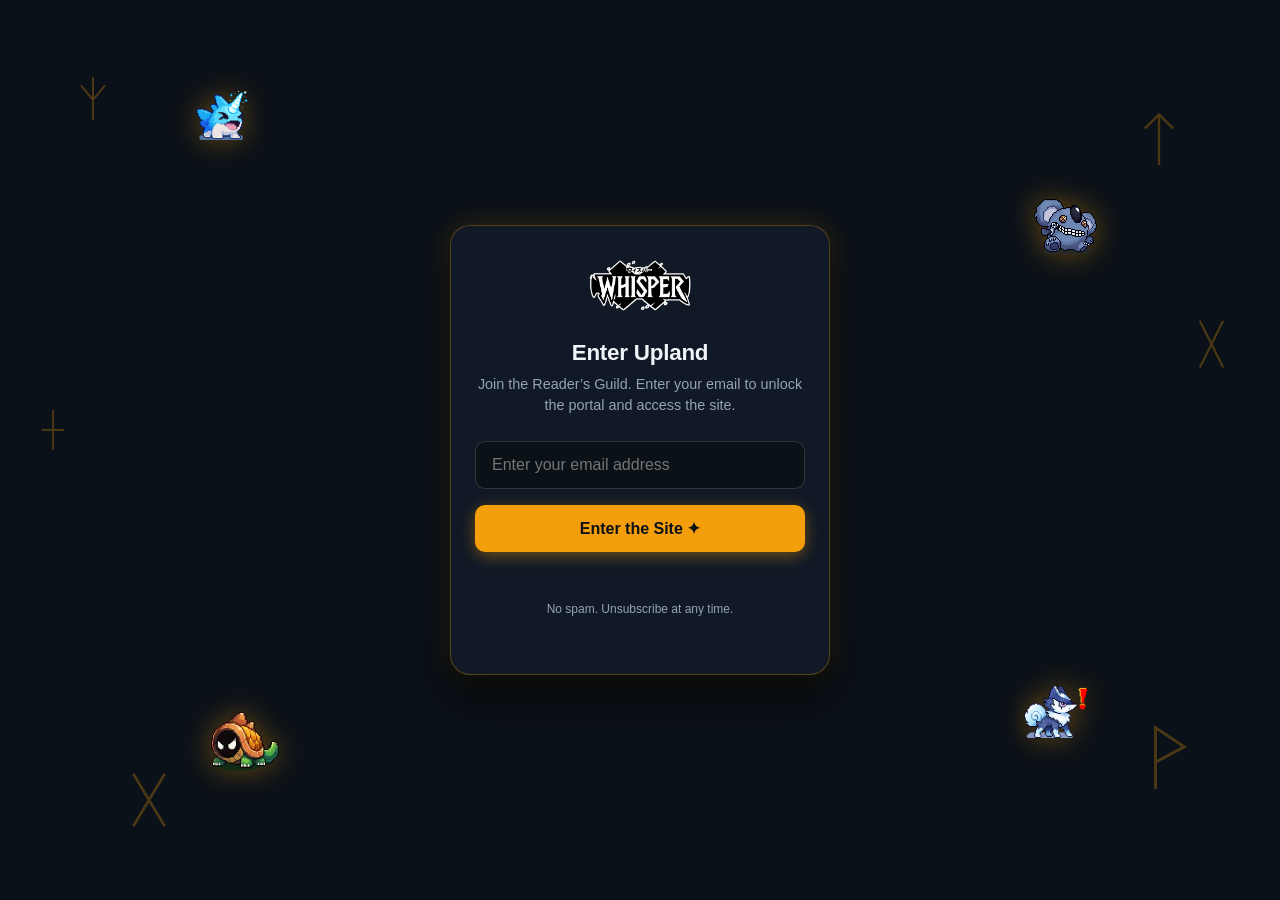
<file: index.html>
<!DOCTYPE html>
<html lang="en">
<head>
  <meta charset="utf-8">
  <meta name="viewport" content="width=device-width, initial-scale=1">
  <title>Whisper — Join the Reader's Guild</title>
  <style>
    :root {
      --bg-color: #0b1118;
      --card-bg: rgba(18, 27, 40, 0.90);
      --text-main: #f0f4f8;
      --text-muted: #94a3b8;
      --accent: #f59e0b;
      --accent-hover: #d97706;
      --border-color: rgba(245, 158, 11, 0.3);
    }

    * {
      box-sizing: border-box;
      margin: 0;
      padding: 0;
    }

    body {
      font-family: -apple-system, BlinkMacSystemFont, "Segoe UI", Roboto, Helvetica, Arial, sans-serif;
      background-color: var(--bg-color);
      color: var(--text-main);
      min-height: 100vh;
      display: flex;
      align-items: center;
      justify-content: center;
      padding: 20px;
      position: relative;
      overflow-x: hidden;
    }

    /* --- CAMPO DI RUNE FLUTTUANTI (PIÙ NUMEROSE) --- */
    .rune-field {
      position: absolute;
      inset: 0;
      pointer-events: none;
      z-index: 0;
      overflow: hidden;
    }

    .floating-rune {
      position: absolute;
      color: rgba(245, 158, 11, 0.28);
      animation: floatRune 9s ease-in-out infinite;
    }

    .rune-1 { top: 8%; left: 6%; width: 32px; animation-delay: 0s; }
    .rune-2 { top: 85%; left: 10%; width: 42px; animation-delay: 2s; }
    .rune-3 { top: 12%; right: 8%; width: 38px; animation-delay: 1.5s; }
    .rune-4 { top: 80%; right: 7%; width: 46px; animation-delay: 3.5s; }
    .rune-5 { top: 45%; left: 3%; width: 30px; animation-delay: 1s; }
    .rune-6 { top: 35%; right: 4%; width: 35px; animation-delay: 4s; }

    @keyframes floatRune {
      0%, 100% { transform: translateY(0) rotate(0deg); opacity: 0.2; }
      50% { transform: translateY(-15px) rotate(12deg); opacity: 0.55; }
    }

    /* --- WISP / COMPANION MULTIPLI E ANIMATI INTORNO --- */
    .companion-wisp {
      position: absolute;
      width: 65px;
      height: auto;
      animation: floatWisp 6s ease-in-out infinite;
      z-index: 1;
      filter: drop-shadow(0 0 14px rgba(245, 158, 11, 0.4));
    }
    .wisp-1 { top: 10%; left: 15%; animation-delay: 0s; width: 60px; }
    .wisp-2 { top: 22%; right: 14%; animation-delay: 1.8s; width: 70px; }
    .wisp-3 { bottom: 14%; left: 16%; animation-delay: 3.2s; width: 75px; }
    .wisp-4 { bottom: 18%; right: 15%; animation-delay: 1.2s; width: 65px; }

    @keyframes floatWisp {
      0%, 100% { transform: translateY(0) scale(1) rotate(0deg); }
      50% { transform: translateY(-14px) scale(1.05) rotate(3deg); }
    }

    /* --- CONTAINER PRINCIPALE --- */
    .container {
      position: relative;
      z-index: 2;
      width: 100%;
      max-width: 380px;
      background: var(--card-bg);
      backdrop-filter: blur(14px);
      border: 1px solid var(--border-color);
      border-radius: 20px;
      padding: 32px 24px;
      text-align: center;
      box-shadow: 0 20px 40px rgba(0, 0, 0, 0.7), 0 0 30px rgba(245, 158, 11, 0.18);
    }

    .logo {
      max-width: 130px;
      height: auto;
      margin-bottom: 20px;
    }

    h1 {
      font-size: 1.4rem;
      font-weight: 700;
      margin-bottom: 8px;
      letter-spacing: -0.01em;
    }

    p {
      font-size: 0.9rem;
      color: var(--text-muted);
      margin-bottom: 24px;
      line-height: 1.5;
    }

    .form-group {
      margin-bottom: 16px;
      text-align: left;
    }

    input[type="email"] {
      width: 100%;
      padding: 14px 16px;
      font-size: 1rem;
      background: rgba(11, 17, 24, 0.95);
      border: 1px solid rgba(255, 255, 255, 0.15);
      border-radius: 10px;
      color: var(--text-main);
      outline: none;
      transition: border-color 0.2s, box-shadow 0.2s;
    }

    input[type="email"]:focus {
      border-color: var(--accent);
      box-shadow: 0 0 14px rgba(245, 158, 11, 0.3);
    }

    .cta-button {
      display: block;
      width: 100%;
      padding: 14px;
      font-size: 1rem;
      font-weight: 600;
      text-align: center;
      border-radius: 10px;
      border: none;
      cursor: pointer;
      background-color: var(--accent);
      color: #0b1118;
      transition: background-color 0.2s, transform 0.1s;
      box-shadow: 0 4px 15px rgba(245, 158, 11, 0.4);
    }

    .cta-button:hover {
      background-color: var(--accent-hover);
    }

    .cta-button:active {
      transform: scale(0.98);
    }

    .note {
      font-size: 0.75rem;
      color: var(--text-muted);
      margin-top: 16px;
    }

    #status-message {
      font-size: 0.85rem;
      margin-top: 12px;
      min-height: 20px;
    }

    .ml-embedded-hidden {
      display: none !important;
    }
  </style>

  <!-- Script MailerLite Universal -->
  <script>
    (function(w,d,e,u,f,l,n){w[f]=w[f]||function(){(w[f].q=w[f].q||[])
    .push(arguments)},l=d.createElement(e),l.async=1,l.src=u,
    n=d.getElementsByTagName(e)[0],n.parentNode.insertBefore(l,n);
    })(window,document,'script','https://assets.mailerlite.com/js/universal.js','ml');
    ml('account', '2651348');
  </script>
</head>
<body>

  <!-- Campo Rune Norrene (Più abbondanti e luminose) -->
  <div class="rune-field" aria-hidden="true">
    <svg class="floating-rune rune-1" viewBox="0 0 24 40" fill="none" stroke="currentColor" stroke-width="1.5"><path d="M12 36V4M3 10l9 11 9-11"></path></svg>
    <svg class="floating-rune rune-2" viewBox="0 0 24 40" fill="none" stroke="currentColor" stroke-width="1.5"><path d="M3 5l18 30M21 5L3 35"></path></svg>
    <svg class="floating-rune rune-3" viewBox="0 0 24 40" fill="none" stroke="currentColor" stroke-width="1.5"><path d="M12 36V4M3 13l9-9 9 9"></path></svg>
    <svg class="floating-rune rune-4" viewBox="0 0 24 40" fill="none" stroke="currentColor" stroke-width="1.5"><path d="M6 36V4l15 10L6 22"></path></svg>
    <svg class="floating-rune rune-5" viewBox="0 0 24 40" fill="none" stroke="currentColor" stroke-width="1.5"><path d="M3 20h18M12 4v32"></path></svg>
    <svg class="floating-rune rune-6" viewBox="0 0 24 40" fill="none" stroke="currentColor" stroke-width="1.5"><path d="M4 4l16 32M20 4L4 36"></path></svg>
  </div>

  <!-- Wisp / Companion Multipli Intorno alla Card -->
  <img src="assets/companions/bluethoot-animated.webp" class="companion-wisp wisp-1" alt="Bluetooth wisp">
  <img src="assets/companions/gebo-animated.webp" class="companion-wisp wisp-2" alt="Gebo wisp">
  <img src="assets/companions/algiz-animated.webp" class="companion-wisp wisp-3" alt="Algiz wisp">
  <img src="assets/companions/tiwaz-animated.webp" class="companion-wisp wisp-4" alt="Tiwaz wisp">

  <!-- Audio Magico -->
  <audio id="magical-audio" preload="auto">
    <source src="assets/musica.mp3" type="audio/mpeg">
  </audio>

  <!-- Contenitore Principale -->
  <div class="container">
    <img src="assets/titolokl.png" alt="Whisper" class="logo">
    
    <h1>Enter Upland</h1>
    <p>Join the Reader’s Guild. Enter your email to unlock the portal and access the site.</p>

    <form id="guild-form">
      <div class="form-group">
        <input type="email" id="email-input" placeholder="Enter your email address" required autocomplete="email">
      </div>
      
      <button type="submit" id="submit-btn" class="cta-button">Enter the Site ✦</button>
    </form>

    <div id="status-message"></div>
    <p class="note">No spam. Unsubscribe at any time.</p>
  </div>

  <!-- Form MailerLite Nascosto -->
  <div class="ml-embedded-hidden">
    <div class="ml-embedded" data-form="vnS57Z"></div>
  </div>

  <script>
    // --- GESTIONE COOKIE & REINDIRIZZAMENTO ---
    function setCookie(name, value, days) {
      let expires = "";
      if (days) {
        let date = new Date();
        date.setTime(date.getTime() + (days * 24 * 60 * 60 * 1000));
        expires = "; expires=" + date.toUTCString();
      }
      document.cookie = name + "=" + (value || "") + expires + "; path=/";
    }

    function getCookie(name) {
      let nameEQ = name + "=";
      let ca = document.cookie.split(';');
      for(let i=0; i < ca.length; i++) {
        let c = ca[i];
        while (c.charAt(0)==' ') c = c.substring(1,c.length);
        if (c.indexOf(nameEQ) == 0) return c.substring(nameEQ.length,c.length);
      }
      return null;
    }

    // Se l'utente ha già il cookie, entra subito nel sito principale
    window.addEventListener('DOMContentLoaded', () => {
      if (getCookie('whisper_unlocked') === 'true') {
        window.location.href = 'home/index.html'; // <--- CAMBIA QUI CON IL NOME DEL TUO SITO PRINCIPALE (es. home.html o index.html)
      }
    });

    // --- AUDIO MAGICO AL TOCCO ---
    document.addEventListener('click', function() {
      const audio = document.getElementById('magical-audio');
      if (audio && audio.paused) {
        audio.volume = 0.3;
        audio.play().catch(e => console.log("Audio preventito"));
      }
    }, { once: true });

    // --- INVIO A MAILERLITE E SBLOCCO COOKIE ---
    const customForm = document.getElementById('guild-form');
    const customEmailInput = document.getElementById('email-input');
    const submitBtn = document.getElementById('submit-btn');
    const statusMessage = document.getElementById('status-message');

    customForm.addEventListener('submit', function(e) {
      e.preventDefault();
      const emailValue = customEmailInput.value.trim();

      if (!emailValue) return;

      submitBtn.disabled = true;
      submitBtn.textContent = "Opening portal...";
      statusMessage.style.color = "var(--text-muted)";
      statusMessage.textContent = "Joining the Guild...";

      // Passa i dati al form nascosto di MailerLite
      const mlEmailInput = document.querySelector('.ml-embedded input[type="email"]');
      const mlSubmitButton = document.querySelector('.ml-embedded button[type="submit"], .ml-embedded input[type="submit"]');

      if (mlEmailInput && mlSubmitButton) {
        mlEmailInput.value = emailValue;
        mlSubmitButton.click();
      }

      // Salva il cookie per 1 anno
      setCookie('whisper_unlocked', 'true', 365);

      statusMessage.style.color = "#10b981";
      statusMessage.textContent = "Welcome to Upland!";

      // Reindirizzamento al sito principale dopo 1 secondo
      setTimeout(() => {
        window.location.href = 'index.html'; // <--- CAMBIA QUI CON IL NOME DEL TUO SITO PRINCIPALE
      }, 1000);
    });
  </script>

</body>
</html>
</file>
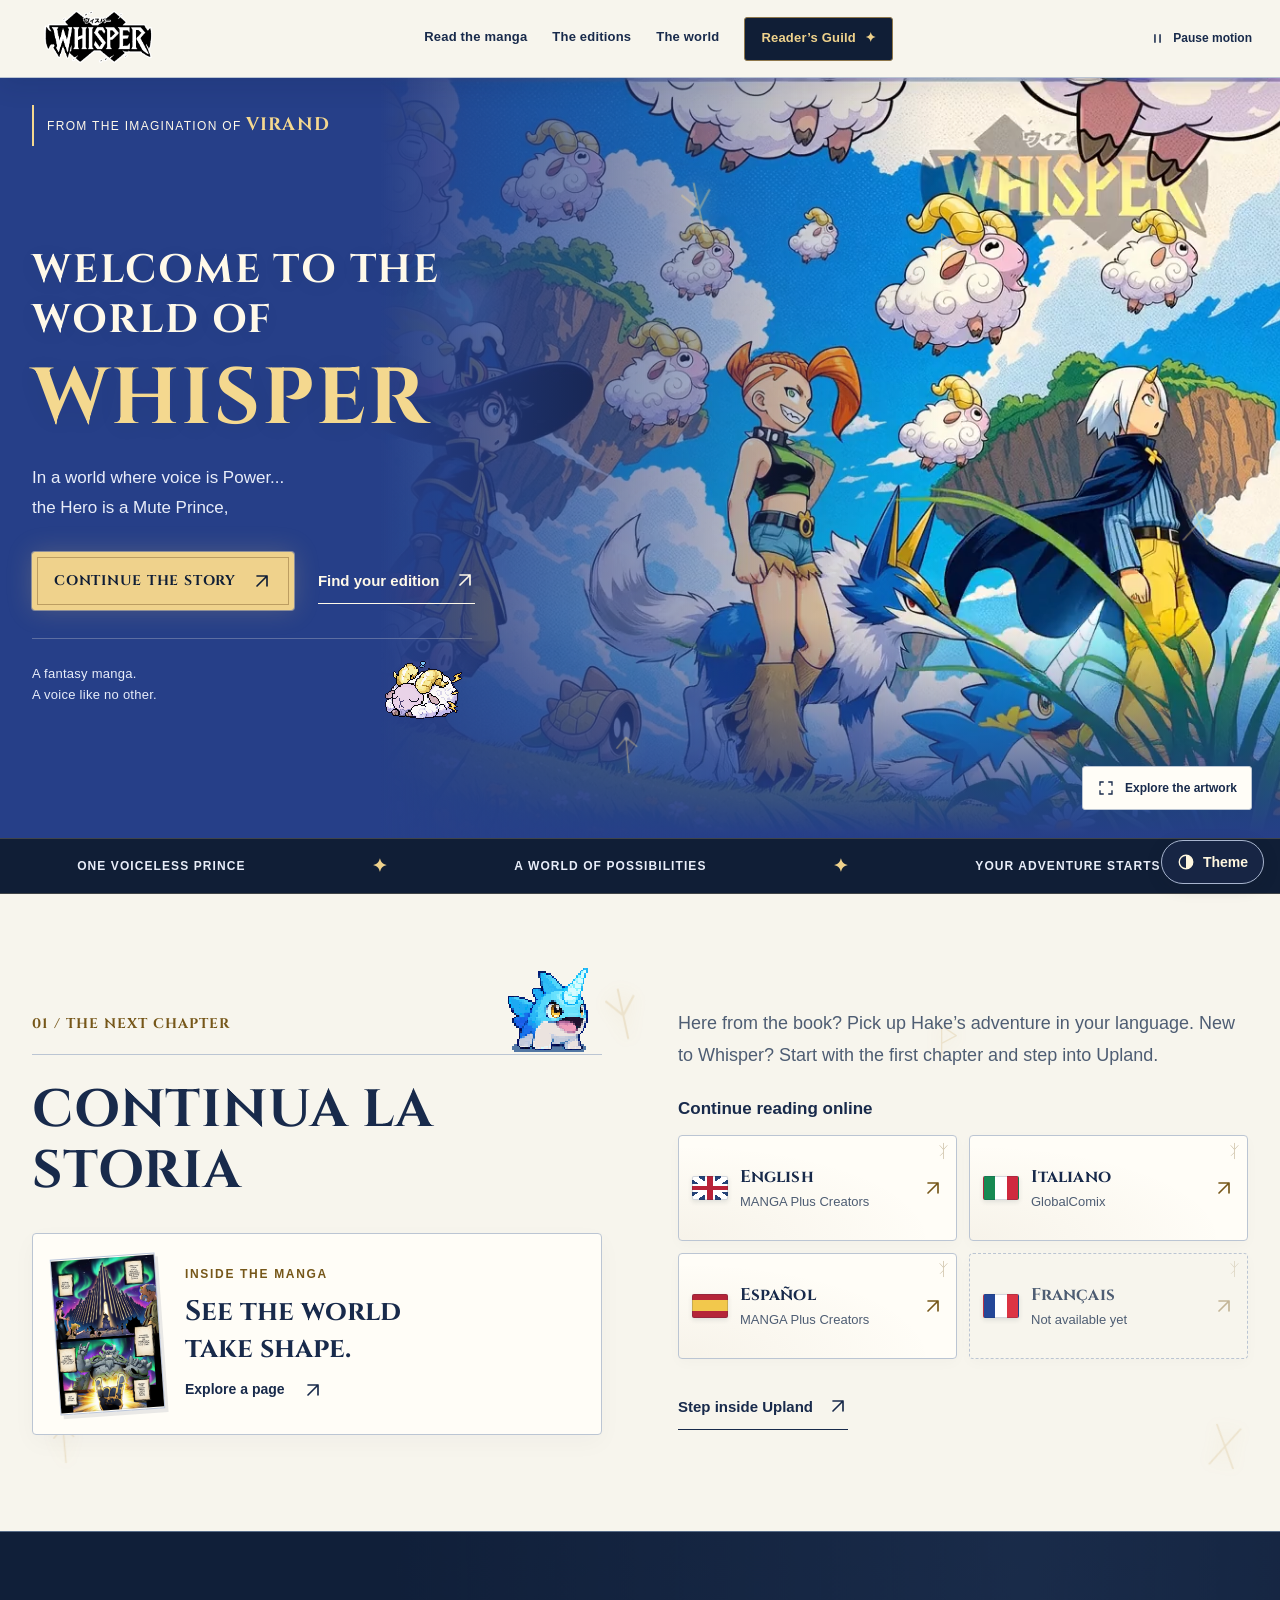
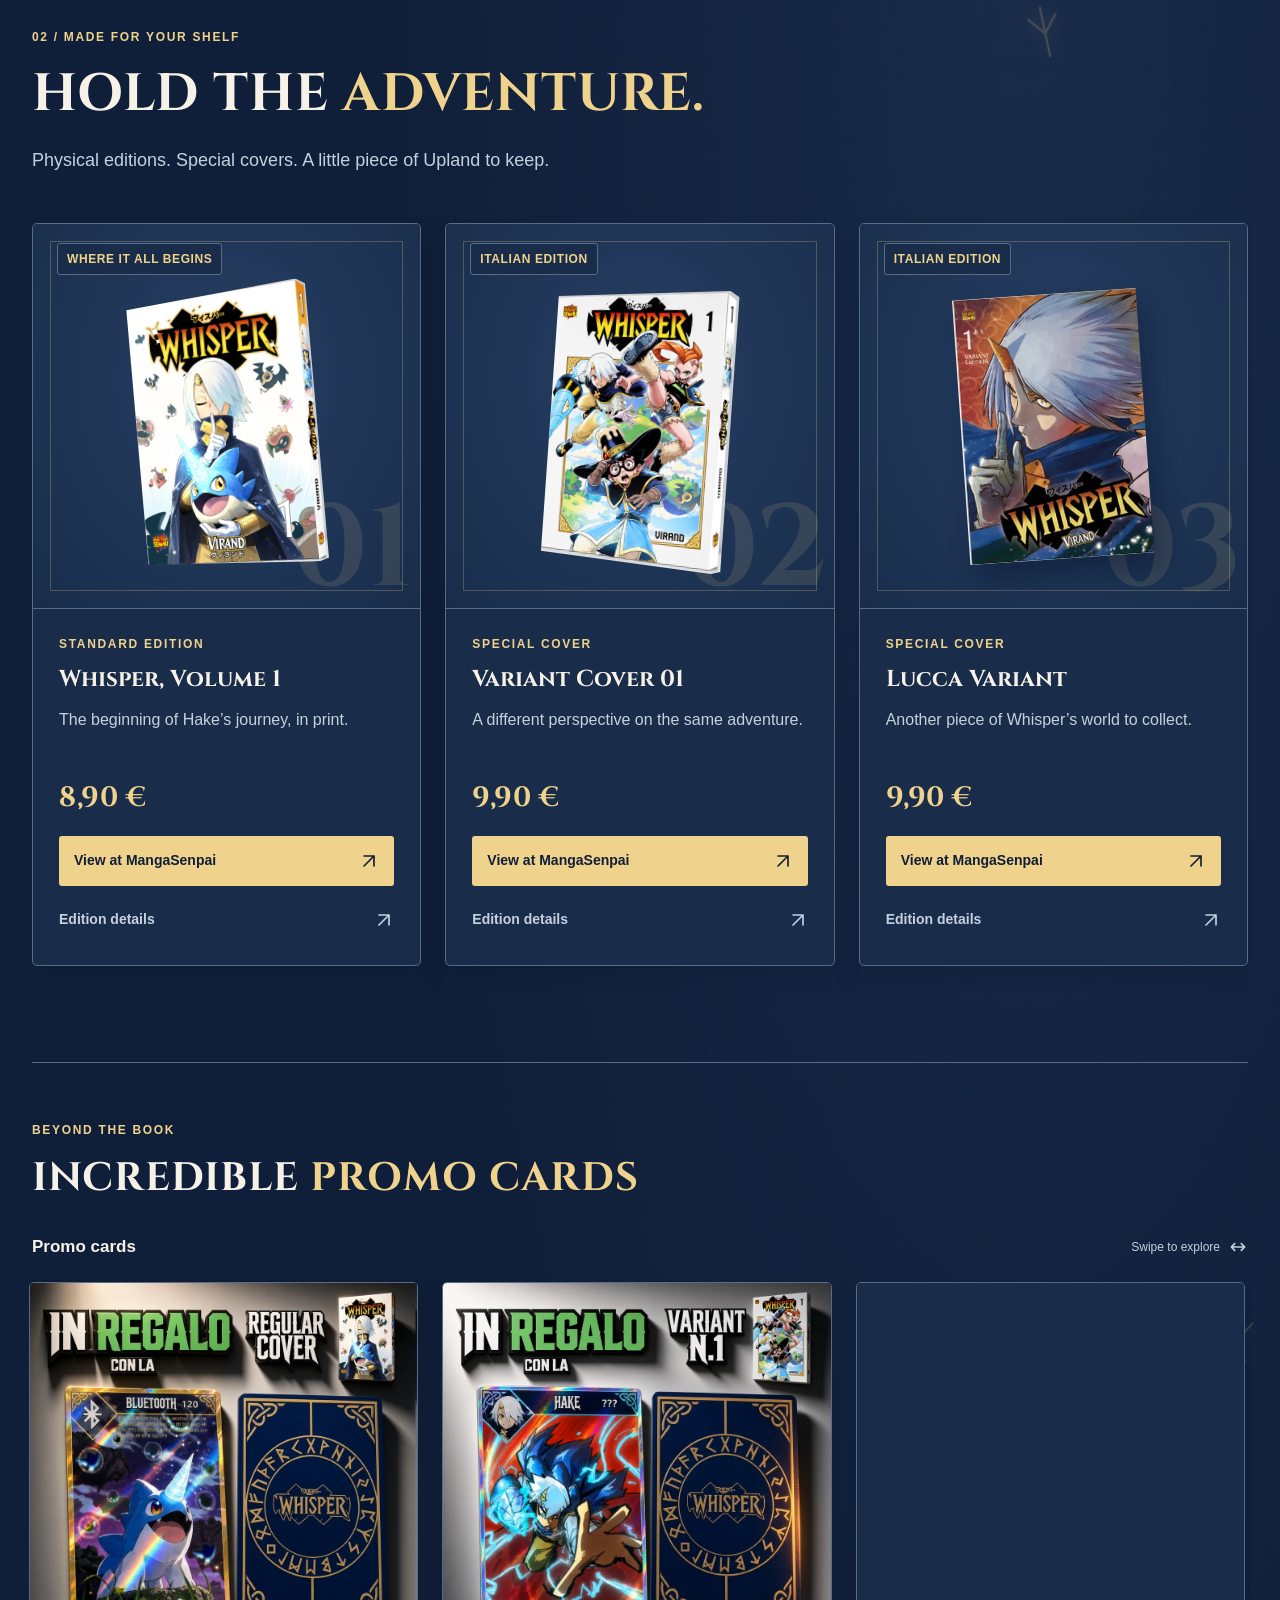
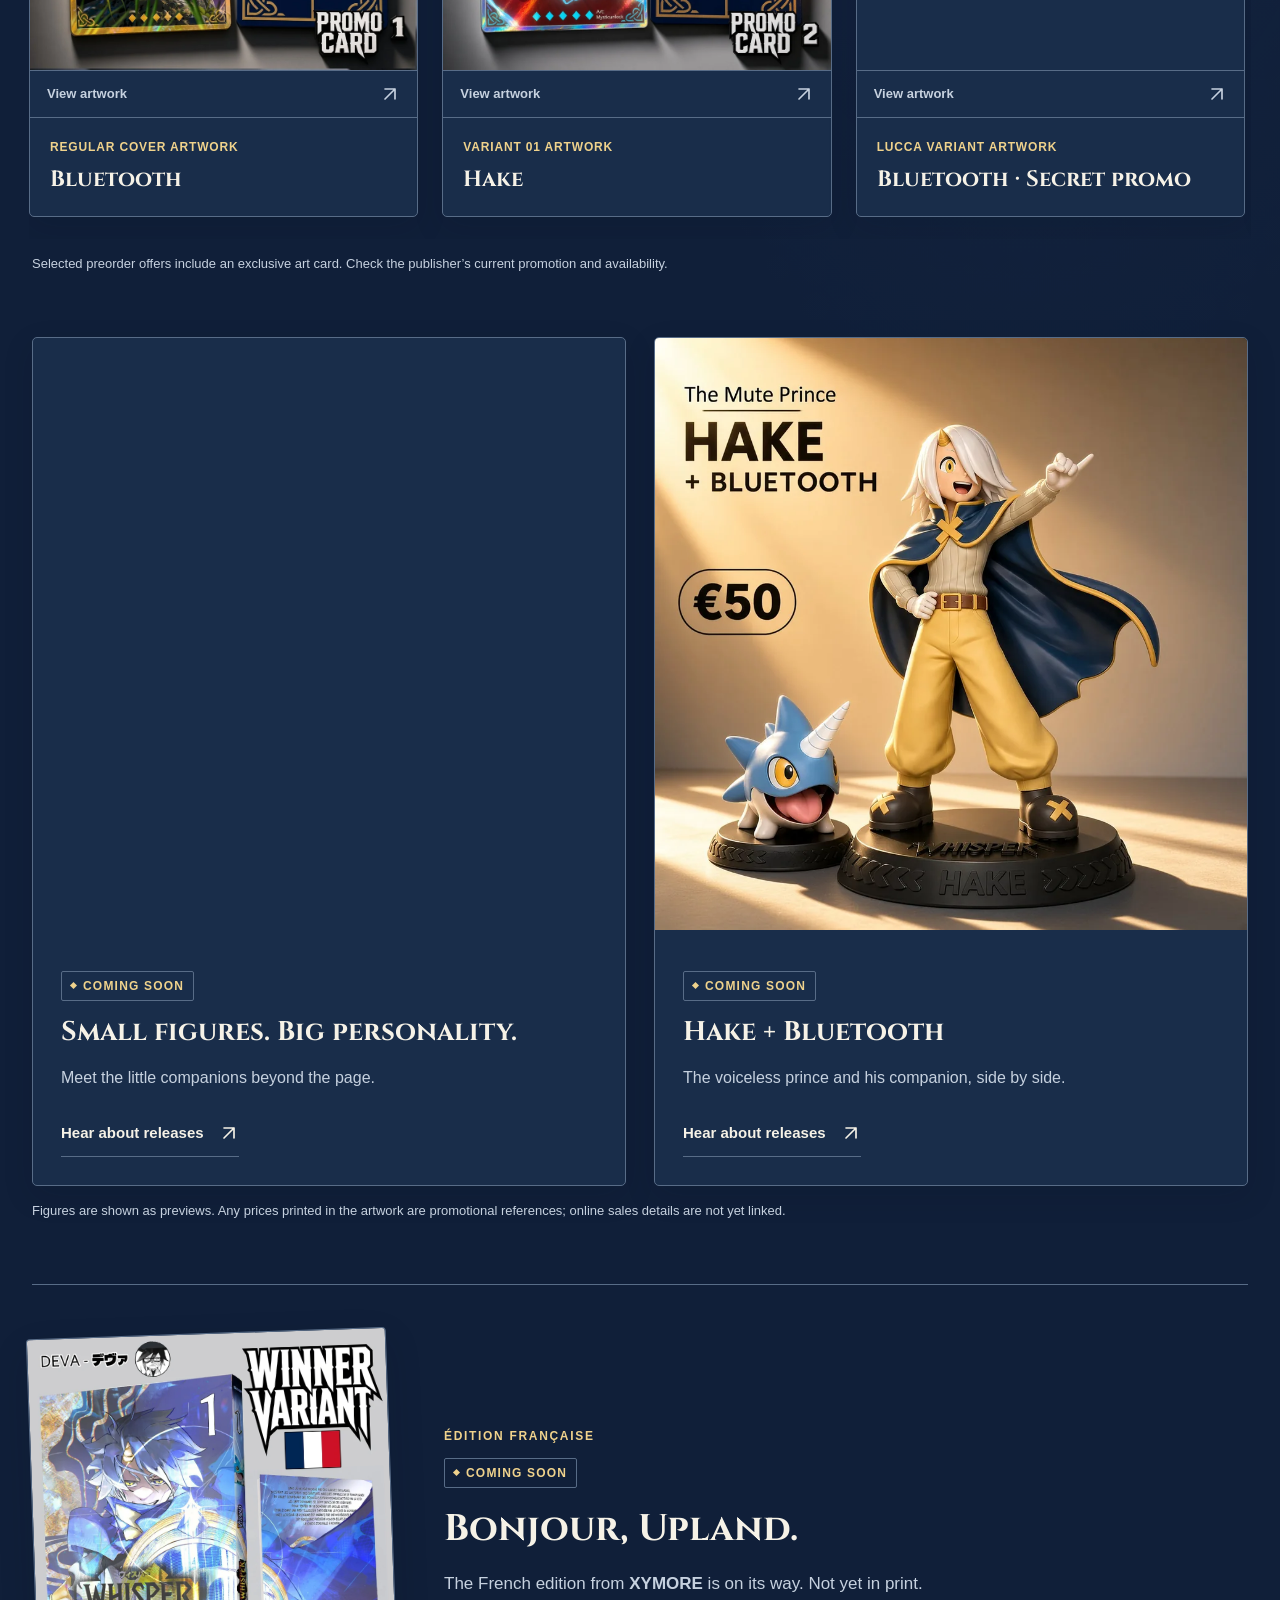
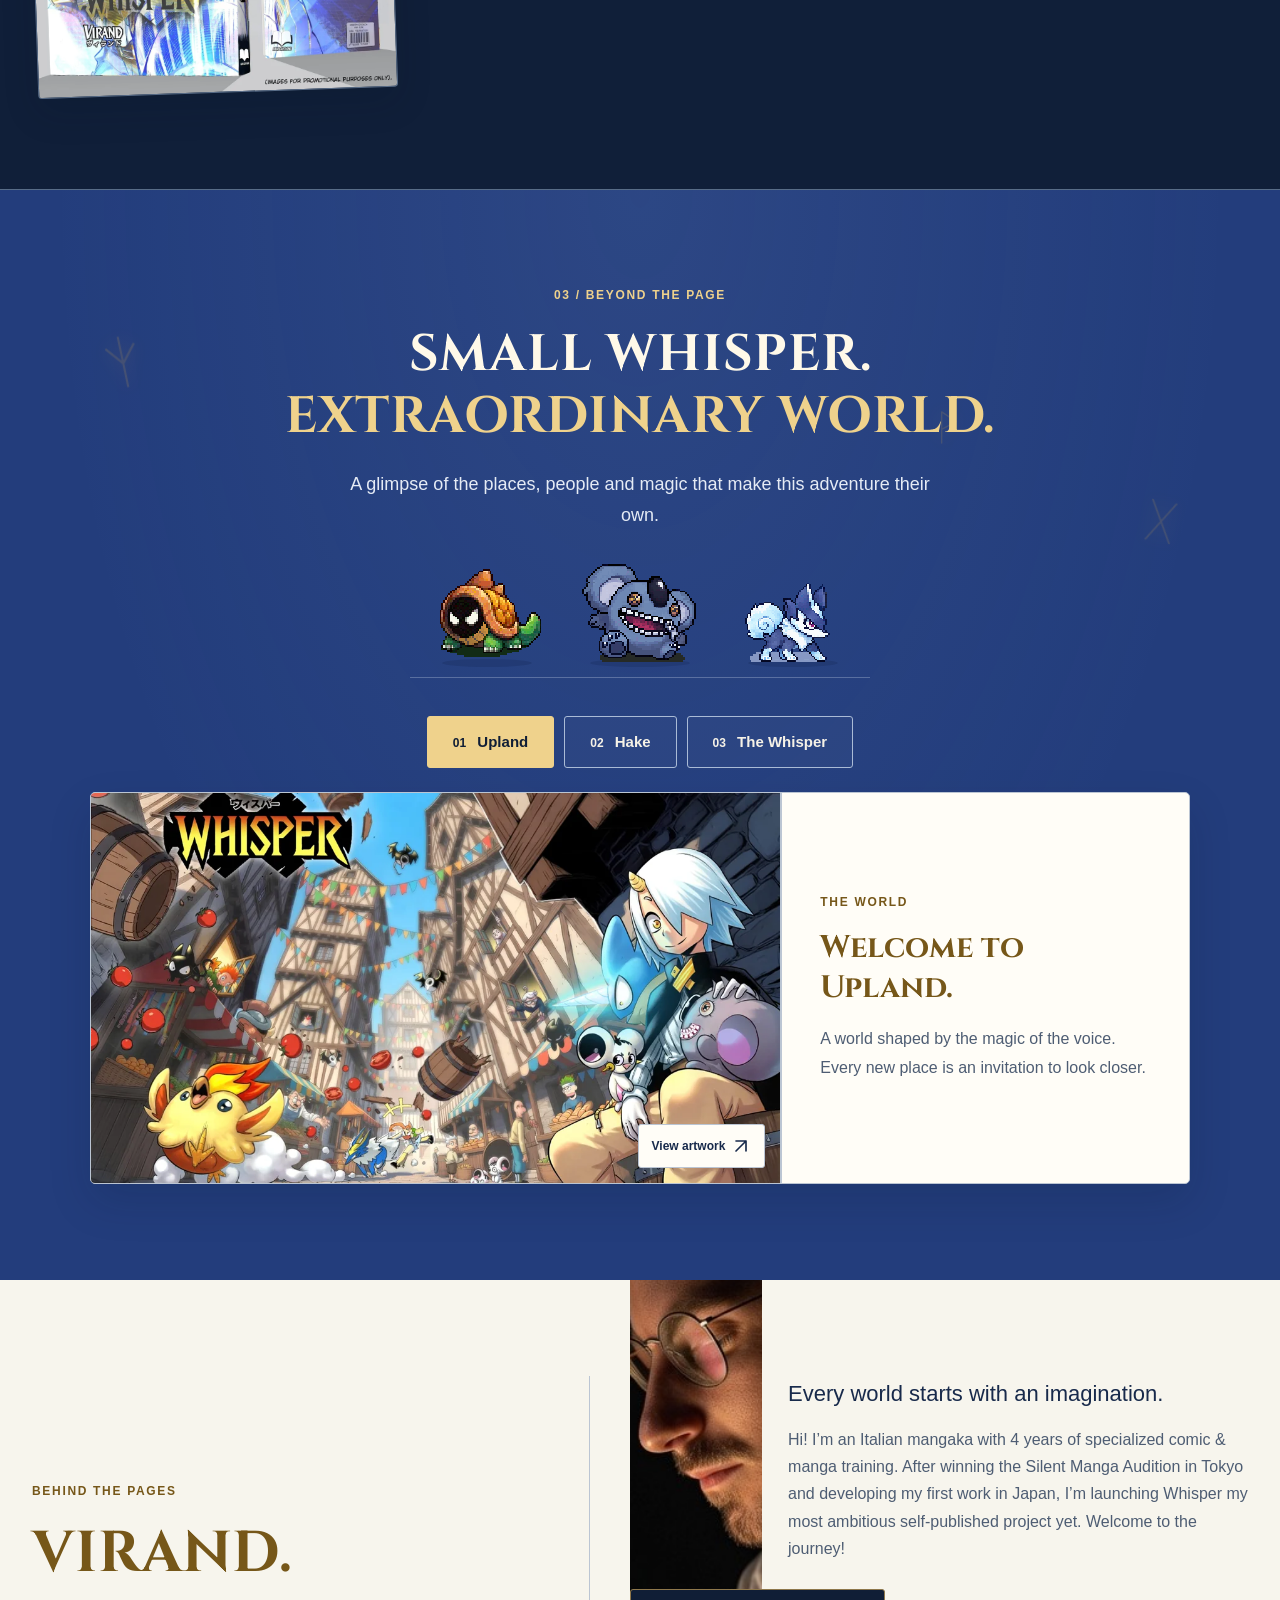
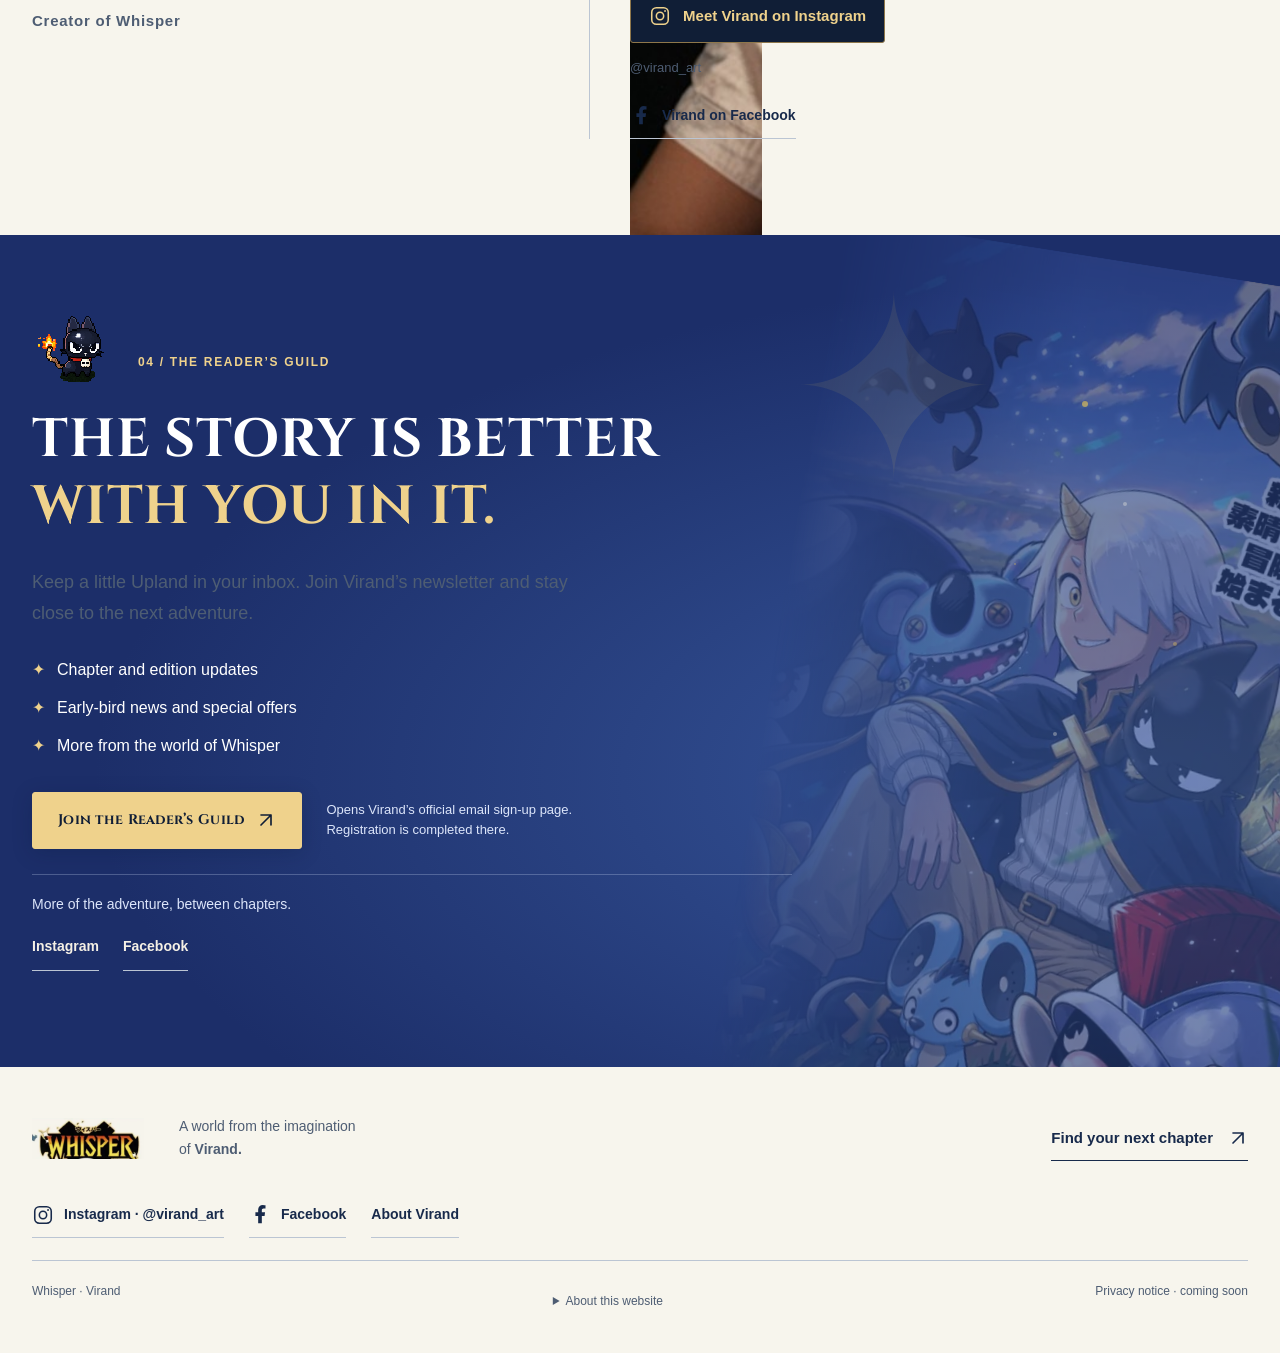
<file: home/index.html>
<html lang="en" data-motion="playing" data-theme="dark" data-page-hidden="false"><head>
<meta charset="utf-8"><meta name="viewport" content="width=device-width, initial-scale=1"><meta name="theme-color" content="#111b27">
<meta name="description" content="Enter the world of Whisper, a fantasy manga by Virand. Meet Hake, discover Upland, and find your next chapter.">
<title>Whisper — Fantasy manga by Virand</title>
<link rel="canonical" href="https://whisper-world-andrea.proud-guppy-7701.chatgpt.site/">
<meta property="og:type" content="website"><meta property="og:locale" content="en_US"><meta property="og:site_name" content="Whisper">
<meta property="og:title" content="Whisper — A world waiting to be heard">
<meta property="og:description" content="Words become magical creatures. A prince has no voice. Discover Hake’s adventure in the fantasy manga by Virand.">
<meta property="og:url" content="https://whisper-world-andrea.proud-guppy-7701.chatgpt.site/"><meta property="og:image" content="https://whisper-world-andrea.proud-guppy-7701.chatgpt.site/assets/whisper-social.jpg">
<meta property="og:image:width" content="1200"><meta property="og:image:height" content="832"><meta property="og:image:alt" content="Hake and his companions in the illustrated world of Whisper.">
<meta name="twitter:card" content="summary_large_image"><meta name="twitter:title" content="Whisper — A world waiting to be heard"><meta name="twitter:description" content="Discover the fantasy manga by Virand."><meta name="twitter:image" content="https://whisper-world-andrea.proud-guppy-7701.chatgpt.site/assets/whisper-social.jpg">
<link rel="icon" href="favicon.svg" type="image/svg+xml"><link rel="preload" as="image" href="assets/video/upland-forward-poster-v16.webp" fetchpriority="high"><link rel="stylesheet" href="styles.css?v=7"><link rel="stylesheet" href="theme-adventure.css?v=10"><noscript><style>.site-header{height:auto;flex-wrap:wrap}.site-header nav{position:static;display:flex;flex-wrap:wrap}.header-controls,.art-launch,.gallery-controls,.edition-button,.lore-tabbar,.gallery-progress{display:none}.lore-panel{margin-bottom:25px}</style></noscript><script src="config.js?v=12" defer=""></script><script src="app.js?v=12" defer=""></script><script src="hero-video.js?v=14" defer=""></script>
<link rel="stylesheet" href="theme-palettes.css?v=11">
<link rel="stylesheet" href="theme-switcher.css?v=11">
<script src="theme-switcher.js?v=11"></script>
<link rel="preload" href="assets/fonts/cinzel-latin.ttf" as="font" type="font/ttf" crossorigin="">
<link rel="stylesheet" href="whisper-portal.css?v=15">
</head>
<body>
    <!-- Il resto del tuo HTML -->




    <audio id="bg-music" loop="">
  <source src="assets/musica.mp3" type="audio/mpeg">
  Il tuo browser non supporta l'elemento audio.
</audio>
<a class="skip-link" href="#main">Skip to content</a>
<header id="site-header" class="site-header">
<a href="#hero" class="brand" aria-label="Whisper home"><span class="logo-link"><img src="assets/titolokl.png" alt="logoWhisper" width="140" height="40"></span></a>
<nav id="primary-nav" aria-label="Main navigation"><a href="#read">Read the manga</a><a href="#editions">The editions</a><a href="#world">The world</a><a href="#guild" class="nav-guild">Reader’s Guild <span aria-hidden="true">✦</span></a></nav>
<div class="header-controls"><button id="motion-toggle" class="motion-toggle" type="button" aria-pressed="false" title="" aria-label="Pause motion"><svg viewBox="0 0 20 20" aria-hidden="true"><path d="M7 5v10M13 5v10"></path></svg><span class="motion-label">Pause motion</span></button><button id="menu-toggle" type="button" class="menu-toggle" aria-expanded="false" aria-controls="primary-nav">Menu <svg viewBox="0 0 20 20" aria-hidden="true"><path d="M3 6h14M3 14h14"></path></svg></button></div>
</header>
<main id="main">
<section id="hero" class="hero" aria-labelledby="hero-title"><div class="rune-field" aria-hidden="true" data-runes-visible="true"><svg class="floating-rune rune-1" viewBox="0 0 24 40" fill="none" stroke="currentColor" stroke-width="1.1" focusable="false"><path d="M12 36V4M3 10l9 11 9-11"></path></svg><svg class="floating-rune rune-2" viewBox="0 0 24 40" fill="none" stroke="currentColor" stroke-width="1.1" focusable="false"><path d="M3 5l18 30M21 5L3 35"></path></svg><svg class="floating-rune rune-3" viewBox="0 0 24 40" fill="none" stroke="currentColor" stroke-width="1.1" focusable="false"><path d="M12 36V4M3 13l9-9 9 9"></path></svg><svg class="floating-rune rune-4" viewBox="0 0 24 40" fill="none" stroke="currentColor" stroke-width="1.1" focusable="false"><path d="M6 36V4l15 10L6 22"></path></svg></div>
<div class="hero-scene"><img class="hero-image" src="assets/video/upland-forward-poster-v16.webp" width="1136" height="800" alt="Hake and his companions among magical creatures and floating islands in the bright world of Upland." fetchpriority="high"><video poster="assets/video/upland-forward-poster-v16.webp" class="hero-video is-ready" width="1136" height="800" muted="" loop="" playsinline="" preload="none" aria-hidden="true" tabindex="-1" disablepictureinpicture="" data-source="assets/video/upland-forward-v16.mp4" src="assets/video/upland-forward-v16.mp4"></video></div>
<p class="author-stamp">From the imagination of<strong>Virand</strong></p>
<div class="hero-caption"><h1 id="hero-title"><span class="welcome-line">WELCOME TO THE WORLD OF</span><em>WHISPER</em></h1><p class="hero-copy">In a world where voice is Power...<br class="desktop-break"> the Hero is a Mute Prince,</p><div class="hero-actions"><a class="button primary magic-cta" href="#read"><span id="hero-read-label">Continue the story</span> <span aria-hidden="true"><svg class="icon-arrow" viewBox="0 0 24 24" width="20" height="20" fill="none" stroke="currentColor" stroke-width="2" stroke-linecap="round" stroke-linejoin="round" aria-hidden="true" focusable="false"><path d="M6 18 18 6M6 6h12v12"></path></svg></span></a><a class="text-link" href="#editions">Find your edition <span aria-hidden="true"><svg class="icon-arrow" viewBox="0 0 24 24" width="20" height="20" fill="none" stroke="currentColor" stroke-width="2" stroke-linecap="round" stroke-linejoin="round" aria-hidden="true" focusable="false"><path d="M6 18 18 6M6 6h12v12"></path></svg></span></a></div><div class="hero-signoff"><p class="hero-footnote">A fantasy manga.<br>A voice like no other.</p><span class="companion hero-companion" aria-hidden="true"><img src="assets/companions/thurisaz-animated.webp" data-animated="assets/companions/thurisaz-animated.webp" data-still="assets/companions/thurisaz-static.webp" width="280" height="224" decoding="async" alt=""></span></div></div>
<button class="art-launch" type="button" aria-label="Explore the artwork" data-art="assets/upland-hero-original.jpg" data-art-title="Welcome to Upland" data-art-alt="The Whisper cast among magical creatures and floating islands."><svg viewBox="0 0 24 24" aria-hidden="true"><path d="M4 9V4h5M15 4h5v5M20 15v5h-5M9 20H4v-5"></path></svg><span>Explore the artwork</span></button>
</section>
<div class="chapter-ribbon" aria-hidden="true"><span>One voiceless prince</span><b>✦</b><span>A world of possibilities</span><b>✦</b><span>Your adventure starts here</span></div>
<section id="read" class="read-section section-pad" aria-labelledby="read-title"><div class="rune-field" aria-hidden="true" data-runes-visible="false"><svg class="floating-rune rune-1" viewBox="0 0 24 40" fill="none" stroke="currentColor" stroke-width="1.1" focusable="false"><path d="M12 36V4M3 10l9 11 9-11"></path></svg><svg class="floating-rune rune-2" viewBox="0 0 24 40" fill="none" stroke="currentColor" stroke-width="1.1" focusable="false"><path d="M3 5l18 30M21 5L3 35"></path></svg><svg class="floating-rune rune-3" viewBox="0 0 24 40" fill="none" stroke="currentColor" stroke-width="1.1" focusable="false"><path d="M12 36V4M3 13l9-9 9 9"></path></svg><svg class="floating-rune rune-4" viewBox="0 0 24 40" fill="none" stroke="currentColor" stroke-width="1.1" focusable="false"><path d="M6 36V4l15 10L6 22"></path></svg></div>
<div class="section-heading"><div class="reading-heading-top"><p class="eyebrow">01 / THE NEXT CHAPTER</p><span class="companion reading-companion" aria-hidden="true"><img src="assets/companions/bluethoot-static.webp" data-animated="assets/companions/bluethoot-animated.webp" data-still="assets/companions/bluethoot-static.webp" width="260" height="216" loading="lazy" decoding="async" alt=""></span></div><h2 id="read-title" lang="it">CONTINUA LA STORIA</h2></div>
<div class="read-body"><p class="section-intro">Here from the book? Pick up Hake’s adventure in your language. New to Whisper? Start with the first chapter and step into Upland.</p><h3 class="small-heading">Continue reading online</h3>
<div class="language-grid" aria-label="Reading languages">
<a class="language-option" data-reading="en" href="https://mangaplus-creators.jp/titles/v82512040438090027270846" target="_blank" rel="noopener noreferrer"><span class="language-code language-flag flag-en" aria-hidden="true"><span>EN</span></span><span><strong>English</strong><small>MANGA Plus Creators</small></span><span class="language-arrow" aria-hidden="true"><svg class="icon-arrow" viewBox="0 0 24 24" width="20" height="20" fill="none" stroke="currentColor" stroke-width="2" stroke-linecap="round" stroke-linejoin="round" aria-hidden="true" focusable="false"><path d="M6 18 18 6M6 6h12v12"></path></svg></span><span class="sr-only"> (opens in a new tab)</span></a>
<a class="language-option" data-reading="it" href="https://globalcomix.com/c/whisper-1" target="_blank" rel="noopener noreferrer" lang="it"><span class="language-code language-flag flag-it" aria-hidden="true"><span>IT</span></span><span><strong>Italiano</strong><small lang="en">GlobalComix</small></span><span class="language-arrow" aria-hidden="true"><svg class="icon-arrow" viewBox="0 0 24 24" width="20" height="20" fill="none" stroke="currentColor" stroke-width="2" stroke-linecap="round" stroke-linejoin="round" aria-hidden="true" focusable="false"><path d="M6 18 18 6M6 6h12v12"></path></svg></span><span class="sr-only"> (opens in a new tab)</span></a>
<a class="language-option" data-reading="es" href="https://mangaplus-creators.jp/titles/7e2607300108500027270846" target="_blank" rel="noopener noreferrer" lang="es"><span class="language-code language-flag flag-es" aria-hidden="true"><span>ES</span></span><span><strong>Español</strong><small lang="en">MANGA Plus Creators</small></span><span class="language-arrow" aria-hidden="true"><svg class="icon-arrow" viewBox="0 0 24 24" width="20" height="20" fill="none" stroke="currentColor" stroke-width="2" stroke-linecap="round" stroke-linejoin="round" aria-hidden="true" focusable="false"><path d="M6 18 18 6M6 6h12v12"></path></svg></span><span class="sr-only"> (opens in a new tab)</span></a>
<a class="language-option" data-reading="fr" aria-disabled="true" lang="fr" tabindex="-1"><span class="language-code language-flag flag-fr" aria-hidden="true"><span>FR</span></span><span><strong>Français</strong><small lang="en">Not available yet</small></span><span class="language-arrow" aria-hidden="true"><svg class="icon-arrow" viewBox="0 0 24 24" width="20" height="20" fill="none" stroke="currentColor" stroke-width="2" stroke-linecap="round" stroke-linejoin="round" aria-hidden="true" focusable="false"><path d="M6 18 18 6M6 6h12v12"></path></svg></span></a>
</div><a class="text-link reading-detour" href="#world">Step inside Upland <span aria-hidden="true"><svg class="icon-arrow" viewBox="0 0 24 24" width="20" height="20" fill="none" stroke="currentColor" stroke-width="2" stroke-linecap="round" stroke-linejoin="round" aria-hidden="true" focusable="false"><path d="M6 18 18 6M6 6h12v12"></path></svg></span></a></div><button class="reading-preview" type="button" aria-label="Open the English manga page preview" data-art="assets/manga-page-english.webp" data-art-title="Inside Whisper — an English page preview"><img src="assets/manga-page-english.webp" width="1274" height="1884" loading="lazy" alt="An English manga page showing a tower beneath a colourful sky and the magic of Upland."><span><span class="eyebrow">Inside the manga</span><strong>See the world<br>take shape.</strong><span class="preview-action">Explore a page <span aria-hidden="true"><svg class="icon-arrow" viewBox="0 0 24 24" width="20" height="20" fill="none" stroke="currentColor" stroke-width="2" stroke-linecap="round" stroke-linejoin="round" aria-hidden="true" focusable="false"><path d="M6 18 18 6M6 6h12v12"></path></svg></span></span></span></button>
</section>
<section id="editions" class="editions-section section-pad" aria-labelledby="editions-title"><div class="rune-field" aria-hidden="true" data-runes-visible="false"><svg class="floating-rune rune-1" viewBox="0 0 24 40" fill="none" stroke="currentColor" stroke-width="1.1" focusable="false"><path d="M12 36V4M3 10l9 11 9-11"></path></svg><svg class="floating-rune rune-2" viewBox="0 0 24 40" fill="none" stroke="currentColor" stroke-width="1.1" focusable="false"><path d="M3 5l18 30M21 5L3 35"></path></svg><svg class="floating-rune rune-3" viewBox="0 0 24 40" fill="none" stroke="currentColor" stroke-width="1.1" focusable="false"><path d="M12 36V4M3 13l9-9 9 9"></path></svg><svg class="floating-rune rune-4" viewBox="0 0 24 40" fill="none" stroke="currentColor" stroke-width="1.1" focusable="false"><path d="M6 36V4l15 10L6 22"></path></svg></div>
<div class="section-top"><div><p class="eyebrow">02 / Made for your shelf</p><h2 id="editions-title">Hold the <em>adventure.</em></h2><p class="section-intro">Physical editions. Special covers. A little piece of Upland to keep.</p></div><div class="gallery-controls" aria-label="Browse editions" hidden=""><button type="button" data-gallery-step="-1" aria-label="Previous edition" aria-controls="edition-track" disabled=""><svg class="icon-arrow" viewBox="0 0 24 24" width="20" height="20" fill="none" stroke="currentColor" stroke-width="2" stroke-linecap="round" stroke-linejoin="round" aria-hidden="true" focusable="false"><path d="M19 12H5m6-6-6 6 6 6"></path></svg></button><button type="button" data-gallery-step="1" aria-label="Next edition" aria-controls="edition-track" disabled=""><svg class="icon-arrow" viewBox="0 0 24 24" width="20" height="20" fill="none" stroke="currentColor" stroke-width="2" stroke-linecap="round" stroke-linejoin="round" aria-hidden="true" focusable="false"><path d="M5 12h14m-6-6 6 6-6 6"></path></svg></button></div></div>
<div id="edition-track" class="edition-track" role="region" aria-label="Whisper physical editions" tabindex="-1">
<article class="edition-card standard-edition"><div class="edition-visual"><span class="edition-number" aria-hidden="true">01</span><span class="edition-tag">Where it all begins</span><div class="cover-crop" data-cover="standard"><img src="assets/regular-cover-source.webp" width="1400" height="1400" loading="lazy" alt="Whisper Volume 1 regular cover: Hake and his blue companion on a white background."></div></div><div class="edition-info"><p class="eyebrow">Standard edition</p><h3>Whisper, Volume 1</h3><p>The beginning of Hake’s journey, in print.</p><p class="edition-price" data-edition-price="standard">8,90&nbsp;€</p><a class="edition-shop" data-shop="standard" href="https://mangasenpai.it/product/41747790/whisper-1" target="_blank" rel="noopener noreferrer">View at MangaSenpai <svg class="icon-arrow" viewBox="0 0 24 24" width="20" height="20" fill="none" stroke="currentColor" stroke-width="2" stroke-linecap="round" stroke-linejoin="round" aria-hidden="true" focusable="false"><path d="M6 18 18 6M6 6h12v12"></path></svg><span class="sr-only"> (opens in a new tab)</span></a><button type="button" data-edition="standard" class="edition-button">Edition details <span aria-hidden="true"><svg class="icon-arrow" viewBox="0 0 24 24" width="20" height="20" fill="none" stroke="currentColor" stroke-width="2" stroke-linecap="round" stroke-linejoin="round" aria-hidden="true" focusable="false"><path d="M6 18 18 6M6 6h12v12"></path></svg></span></button></div></article>
<article class="edition-card variant-one"><div class="edition-visual"><span class="edition-number" aria-hidden="true">02</span><span class="edition-tag">Italian edition</span><div class="cover-crop" data-cover="variant1"><img src="assets/variant-one-source.webp" width="1400" height="1400" loading="lazy" alt="Whisper Variant 1 cover with Hake and the cast, from the creator’s promotional artwork."></div></div><div class="edition-info"><p class="eyebrow">Special cover</p><h3>Variant Cover 01</h3><p>A different perspective on the same adventure.</p><p class="edition-price" data-edition-price="variant1">9,90&nbsp;€</p><a class="edition-shop" data-shop="variant1" href="https://mangasenpai.it/product/41820156/whisper-1-variant-edition-2" target="_blank" rel="noopener noreferrer">View at MangaSenpai <svg class="icon-arrow" viewBox="0 0 24 24" width="20" height="20" fill="none" stroke="currentColor" stroke-width="2" stroke-linecap="round" stroke-linejoin="round" aria-hidden="true" focusable="false"><path d="M6 18 18 6M6 6h12v12"></path></svg><span class="sr-only"> (opens in a new tab)</span></a><button type="button" data-edition="variant1" class="edition-button">Edition details <span aria-hidden="true"><svg class="icon-arrow" viewBox="0 0 24 24" width="20" height="20" fill="none" stroke="currentColor" stroke-width="2" stroke-linecap="round" stroke-linejoin="round" aria-hidden="true" focusable="false"><path d="M6 18 18 6M6 6h12v12"></path></svg></span></button></div></article>
<article class="edition-card variant-two"><div class="edition-visual"><span class="edition-number" aria-hidden="true">03</span><span class="edition-tag">Italian edition</span><div class="cover-crop" data-cover="variant2"><img src="assets/lucca-cover-source.webp" width="1920" height="1920" loading="lazy" alt="Whisper Lucca variant cover with Hake in profile, from the creator’s promotional artwork."></div></div><div class="edition-info"><p class="eyebrow">Special cover</p><h3>Lucca Variant</h3><p>Another piece of Whisper’s world to collect.</p><p class="edition-price" data-edition-price="variant2">9,90&nbsp;€</p><a class="edition-shop" data-shop="variant2" href="https://mangasenpai.it/product/41747800/whisper-1-variant-lucca" target="_blank" rel="noopener noreferrer">View at MangaSenpai <svg class="icon-arrow" viewBox="0 0 24 24" width="20" height="20" fill="none" stroke="currentColor" stroke-width="2" stroke-linecap="round" stroke-linejoin="round" aria-hidden="true" focusable="false"><path d="M6 18 18 6M6 6h12v12"></path></svg><span class="sr-only"> (opens in a new tab)</span></a><button type="button" data-edition="variant2" class="edition-button">Edition details <span aria-hidden="true"><svg class="icon-arrow" viewBox="0 0 24 24" width="20" height="20" fill="none" stroke="currentColor" stroke-width="2" stroke-linecap="round" stroke-linejoin="round" aria-hidden="true" focusable="false"><path d="M6 18 18 6M6 6h12v12"></path></svg></span></button></div></article>
</div>
<div class="gallery-progress" hidden=""><span id="gallery-position">Edition 1 of 3</span><span class="gallery-segments" aria-hidden="true"><span class="is-current"></span><span></span><span></span></span><span class="gallery-hint">Swipe to explore <span aria-hidden="true"><svg class="icon-arrow" viewBox="0 0 24 24" width="20" height="20" fill="none" stroke="currentColor" stroke-width="2" stroke-linecap="round" stroke-linejoin="round" aria-hidden="true" focusable="false"><path d="M4 12h16M8 8l-4 4 4 4m8-8 4 4-4 4"></path></svg></span></span></div>
<div class="collection-expansion" id="collectibles">
<div class="collection-heading"><div><p class="eyebrow">Beyond the book</p><h3>INCREDIBLE <em>PROMO CARDS</em></h3></div></div>
<div class="collection-label"><h4>Promo cards</h4><span>Swipe to explore <svg class="icon-arrow" viewBox="0 0 24 24" width="20" height="20" fill="none" stroke="currentColor" stroke-width="2" stroke-linecap="round" stroke-linejoin="round" aria-hidden="true" focusable="false"><path d="M4 12h16M8 8l-4 4 4 4m8-8 4 4-4 4"></path></svg></span></div>
<div class="collectible-track" role="region" aria-label="Promo card artwork gallery" tabindex="0"><article class="collectible-card"><button class="collectible-art" type="button" data-art="assets/collection/promo-bluetooth.webp" data-art-title="Bluetooth — promotional artwork" aria-label="Enlarge Bluetooth promo artwork"><img src="assets/collection/promo-bluetooth.webp" width="960" height="960" loading="lazy" decoding="async" alt="Bluetooth promo card alongside its navy and gold reverse."><span class="collectible-zoom">View artwork <svg class="icon-arrow" viewBox="0 0 24 24" width="20" height="20" fill="none" stroke="currentColor" stroke-width="2" stroke-linecap="round" stroke-linejoin="round" aria-hidden="true" focusable="false"><path d="M6 18 18 6M6 6h12v12"></path></svg></span></button><div class="collectible-copy"><p class="eyebrow">Regular cover artwork</p><h4>Bluetooth</h4></div></article><article class="collectible-card"><button class="collectible-art" type="button" data-art="assets/collection/promo-hake.webp" data-art-title="Hake — promotional artwork" aria-label="Enlarge Hake promo artwork"><img src="assets/collection/promo-hake.webp" width="960" height="960" loading="lazy" decoding="async" alt="Hake promo card and the navy and gold Whisper card reverse."><span class="collectible-zoom">View artwork <svg class="icon-arrow" viewBox="0 0 24 24" width="20" height="20" fill="none" stroke="currentColor" stroke-width="2" stroke-linecap="round" stroke-linejoin="round" aria-hidden="true" focusable="false"><path d="M6 18 18 6M6 6h12v12"></path></svg></span></button><div class="collectible-copy"><p class="eyebrow">Variant 01 artwork</p><h4>Hake</h4></div></article><article class="collectible-card"><button class="collectible-art" type="button" data-art="assets/collection/promo-lucca.webp" data-art-title="Bluetooth · Secret promo — promotional artwork" aria-label="Enlarge Bluetooth · Secret promo promo artwork"><img src="assets/collection/promo-lucca.webp" width="960" height="960" loading="lazy" decoding="async" alt="The lightning-themed Bluetooth Thor promo card."><span class="collectible-zoom">View artwork <svg class="icon-arrow" viewBox="0 0 24 24" width="20" height="20" fill="none" stroke="currentColor" stroke-width="2" stroke-linecap="round" stroke-linejoin="round" aria-hidden="true" focusable="false"><path d="M6 18 18 6M6 6h12v12"></path></svg></span></button><div class="collectible-copy"><p class="eyebrow">Lucca variant artwork</p><h4>Bluetooth · Secret promo</h4></div></article><article class="collectible-card"><button class="collectible-art" type="button" data-art="assets/collection/promo-halloween.webp" data-art-title="Lumisgrave — promotional artwork" aria-label="Enlarge Lumisgrave promo artwork"><img src="assets/collection/promo-halloween.webp" width="960" height="960" loading="lazy" decoding="async" alt="Lumisgrave promo artwork with pumpkins and a crescent moon."><span class="collectible-zoom">View artwork <svg class="icon-arrow" viewBox="0 0 24 24" width="20" height="20" fill="none" stroke="currentColor" stroke-width="2" stroke-linecap="round" stroke-linejoin="round" aria-hidden="true" focusable="false"><path d="M6 18 18 6M6 6h12v12"></path></svg></span></button><div class="collectible-copy"><p class="eyebrow">Halloween · Lucca 2026</p><h4>Lumisgrave</h4></div></article></div>
<p class="collection-note">Selected preorder offers include an exclusive art card. Check the publisher’s current promotion and availability.</p>
<div class="merch-grid">
<article class="merch-card"><button type="button" class="merch-art" data-art="assets/collection/small-figures.webp" data-art-title="Small Whisper figures — promotional preview" aria-label="Enlarge small Whisper figures preview"><img src="assets/collection/small-figures.webp" width="960" height="960" loading="lazy" decoding="async" alt="Preview of four small Whisper figures: a blue horned companion, black and purple creatures, and a pink sheep."></button><div><span class="coming-soon">COMING SOON</span><h4>Small figures. Big personality.</h4><p>Meet the little companions beyond the page.</p><a class="text-link" href="#guild">Hear about releases <svg class="icon-arrow" viewBox="0 0 24 24" width="20" height="20" fill="none" stroke="currentColor" stroke-width="2" stroke-linecap="round" stroke-linejoin="round" aria-hidden="true" focusable="false"><path d="M6 18 18 6M6 6h12v12"></path></svg></a></div></article>
<article class="merch-card"><button type="button" class="merch-art" data-art="assets/collection/hake-figure.webp" data-art-title="Hake + Bluetooth — promotional preview" aria-label="Enlarge Hake and Bluetooth figure preview"><img src="assets/collection/hake-figure.webp" width="960" height="960" loading="lazy" decoding="async" alt="Promotional preview of Hake and Bluetooth collectible figures on Whisper bases."></button><div><span class="coming-soon">COMING SOON</span><h4>Hake + Bluetooth</h4><p>The voiceless prince and his companion, side by side.</p><a class="text-link" href="#guild">Hear about releases <svg class="icon-arrow" viewBox="0 0 24 24" width="20" height="20" fill="none" stroke="currentColor" stroke-width="2" stroke-linecap="round" stroke-linejoin="round" aria-hidden="true" focusable="false"><path d="M6 18 18 6M6 6h12v12"></path></svg></a></div></article>
</div><p class="collection-note">Figures are shown as previews. Any prices printed in the artwork are promotional references; online sales details are not yet linked.</p>
<aside class="french-feature"><button type="button" data-art="assets/collection/french-source.webp" data-art-title="French winner variant — DEVA artwork" aria-label="Enlarge French variant artwork"><img src="assets/collection/french-source.webp" width="960" height="960" loading="lazy" decoding="async" alt="French Whisper winner variant promotional cover artwork by DEVA."></button><div><p class="eyebrow" lang="fr">ÉDITION FRANÇAISE</p><span class="coming-soon">COMING SOON</span><h3>Bonjour, Upland.</h3><p>The French edition from <strong>XYMORE</strong> is on its way. Not yet in print.</p></div></aside>
</div>
</section>
<section id="world" class="world-section section-pad" aria-labelledby="world-title"><div class="rune-field" aria-hidden="true" data-runes-visible="false"><svg class="floating-rune rune-1" viewBox="0 0 24 40" fill="none" stroke="currentColor" stroke-width="1.1" focusable="false"><path d="M12 36V4M3 10l9 11 9-11"></path></svg><svg class="floating-rune rune-2" viewBox="0 0 24 40" fill="none" stroke="currentColor" stroke-width="1.1" focusable="false"><path d="M3 5l18 30M21 5L3 35"></path></svg><svg class="floating-rune rune-3" viewBox="0 0 24 40" fill="none" stroke="currentColor" stroke-width="1.1" focusable="false"><path d="M12 36V4M3 13l9-9 9 9"></path></svg><svg class="floating-rune rune-4" viewBox="0 0 24 40" fill="none" stroke="currentColor" stroke-width="1.1" focusable="false"><path d="M6 36V4l15 10L6 22"></path></svg></div>
<div class="world-heading"><p class="eyebrow">03 / Beyond the page</p><h2 id="world-title">Small whisper.<br><em>Extraordinary world.</em></h2><p class="section-intro">A glimpse of the places, people and magic that make this adventure their own.</p><div class="world-companions" aria-hidden="true"><span class="companion world-companion" aria-hidden="true"><img src="assets/companions/algiz-static.webp" data-animated="assets/companions/algiz-animated.webp" data-still="assets/companions/algiz-static.webp" width="260" height="216" loading="lazy" decoding="async" alt=""></span><span class="companion world-companion" aria-hidden="true"><img src="assets/companions/gebo-static.webp" data-animated="assets/companions/gebo-animated.webp" data-still="assets/companions/gebo-static.webp" width="280" height="224" loading="lazy" decoding="async" alt=""></span><span class="companion world-companion" aria-hidden="true"><img src="assets/companions/tiwaz-static.webp" data-animated="assets/companions/tiwaz-animated.webp" data-still="assets/companions/tiwaz-static.webp" width="280" height="224" loading="lazy" decoding="async" alt=""></span></div></div>
<div class="lore-layout"><div class="lore-tabbar" id="lore-tabs" role="tablist" aria-label="Discover Whisper"><button id="tab-upland" type="button" role="tab" aria-selected="true" aria-controls="lore-upland" tabindex="0"><span aria-hidden="true">01</span> Upland</button><button id="tab-hake" type="button" role="tab" aria-selected="false" aria-controls="lore-hake" tabindex="-1"><span aria-hidden="true">02</span> Hake</button><button id="tab-gebo" type="button" role="tab" aria-selected="false" aria-controls="lore-gebo" tabindex="-1"><span aria-hidden="true">03</span> The Whisper</button></div>
<div id="lore-upland" class="lore-panel" role="tabpanel" tabindex="0" aria-labelledby="tab-upland"><button type="button" class="lore-art" aria-label="Enlarge artwork: The world of Upland" data-art="assets/upland-town.webp" data-art-title="The world of Upland"><img src="assets/upland-town.webp" width="1100" height="673" loading="lazy" alt="An intricate town in Upland, full of towers, winding rooftops and people."><span class="zoom-label" aria-hidden="true">View artwork <svg class="icon-arrow" viewBox="0 0 24 24" width="20" height="20" fill="none" stroke="currentColor" stroke-width="2" stroke-linecap="round" stroke-linejoin="round" aria-hidden="true" focusable="false"><path d="M6 18 18 6M6 6h12v12"></path></svg></span></button><div class="lore-caption"><p class="eyebrow">The world</p><h3>Welcome to Upland.</h3><p>A world shaped by the magic of the voice. Every new place is an invitation to look closer.</p></div></div>
<div id="lore-hake" class="lore-panel" role="tabpanel" tabindex="0" aria-labelledby="tab-hake" hidden=""><button type="button" class="lore-art character-art" aria-label="Enlarge artwork: Hake and a magical companion" data-art="assets/prince-and-gebo.webp" data-art-title="Hake and a magical companion"><img src="assets/prince-and-gebo.webp" width="900" height="900" loading="lazy" alt="The white-haired prince Hake kneels beside a small blue magical creature."><span class="zoom-label" aria-hidden="true">View artwork <svg class="icon-arrow" viewBox="0 0 24 24" width="20" height="20" fill="none" stroke="currentColor" stroke-width="2" stroke-linecap="round" stroke-linejoin="round" aria-hidden="true" focusable="false"><path d="M6 18 18 6M6 6h12v12"></path></svg></span></button><div class="lore-caption"><p class="eyebrow">The voiceless prince</p><h3>Meet Hake.</h3><p>In a world where words can become creatures, a prince without a voice has a story of his own.</p></div></div>
<div id="lore-gebo" class="lore-panel" role="tabpanel" tabindex="0" aria-labelledby="tab-gebo" hidden=""><button type="button" class="lore-art panel-art" aria-label="Enlarge artwork: The magical creatures of Whisper" data-art="assets/gebo-panel.webp" data-art-title="The magical creatures of Whisper"><img src="assets/gebo-panel.webp" width="700" height="933" loading="lazy" alt="A colourful manga panel filled with the magical creatures of Whisper."><span class="zoom-label" aria-hidden="true">View artwork <svg class="icon-arrow" viewBox="0 0 24 24" width="20" height="20" fill="none" stroke="currentColor" stroke-width="2" stroke-linecap="round" stroke-linejoin="round" aria-hidden="true" focusable="false"><path d="M6 18 18 6M6 6h12v12"></path></svg></span></button><div class="lore-caption"><p class="eyebrow">Words made magic</p><h3>Meet the Whisper.</h3><p>The creatures of Upland turn words into power. Each one brings a different personality to the adventure.</p></div></div>
</div></section>
<section id="creator" class="creator-section section-pad" aria-labelledby="creator-title">
<div class="creator-heading"><p class="eyebrow">Behind the pages</p><h2 id="creator-title"><em>Virand.</em></h2><p class="creator-role">Creator of Whisper</p></div>
<div class="creator-copy"><div class="creator-profile"><div class="author-portrait">
    <img src="assets/foto.jpeg" alt="Andrea Virnicchi - Virand" style="width: 5000%; height: 500%; object-fit: cover; border-radius: 4px;">
</div><div class="creator-bio"><p class="section-intro">Every world starts with an imagination.</p><p>

Hi! I’m an Italian mangaka with 4 years of specialized comic &amp; manga training.

After winning the Silent Manga Audition in Tokyo and developing my first work in Japan, I’m launching Whisper

my most ambitious self-published project yet.

Welcome to the journey!</p></div></div><a class="button creator-social" data-social="instagram" href="https://www.instagram.com/virand_art/" target="_blank" rel="noopener noreferrer"><svg class="icon-instagram" viewBox="0 0 24 24" width="22" height="22" fill="none" stroke="currentColor" stroke-width="1.7" aria-hidden="true" focusable="false"><rect x="3" y="3" width="18" height="18" rx="5"></rect><circle cx="12" cy="12" r="4"></circle><circle cx="17.5" cy="6.5" r="1" fill="currentColor" stroke="none"></circle></svg><span>Meet Virand on Instagram</span><span class="sr-only"> (opens in a new tab)</span></a><span class="creator-handle">@virand_art</span><a class="social-link creator-facebook" data-social="facebook" href="https://www.facebook.com/Virandart/" target="_blank" rel="noopener noreferrer"><svg class="icon-facebook" viewBox="0 0 24 24" width="22" height="22" aria-hidden="true" focusable="false"><path fill="currentColor" d="M14 21v-8h3l.5-4H14V7c0-1.2.4-2 2-2h2V1.4A25 25 0 0 0 15.1 1C12.2 1 10 2.8 10 6v3H7v4h3v8z"></path></svg>Virand on Facebook<span class="sr-only"> (opens in a new tab)</span></a></div>
</section>
<section id="guild" class="guild-section section-pad" aria-labelledby="guild-title">
<div class="guild-illustration" aria-hidden="true"><img src="assets/variant-art-two.webp" width="620" height="881" loading="lazy" alt=""></div><div class="guild-content"><div class="guild-heading-top"><span class="companion guild-companion" aria-hidden="true"><img src="assets/companions/jera-static.webp" data-animated="assets/companions/jera-animated.webp" data-still="assets/companions/jera-static.webp" width="280" height="224" loading="lazy" decoding="async" alt=""></span><p class="eyebrow">04 / The Reader’s Guild</p></div><h2 id="guild-title">The story is better<br><em>with you in it.</em></h2><p class="section-intro">Keep a little Upland in your inbox. Join Virand’s newsletter and stay close to the next adventure.</p><ul class="guild-benefits"><li>Chapter and edition updates</li><li>Early-bird news and special offers</li><li>More from the world of Whisper</li></ul><div class="guild-signup"><a id="newsletter-link" class="button primary" href="https://www.mangawhisper.com/join#HGGHHGGHGHGH" target="_blank" rel="noopener noreferrer"><span id="newsletter-label">Join the Reader’s Guild</span><svg class="icon-arrow" viewBox="0 0 24 24" width="20" height="20" fill="none" stroke="currentColor" stroke-width="2" stroke-linecap="round" stroke-linejoin="round" aria-hidden="true" focusable="false"><path d="M6 18 18 6M6 6h12v12"></path></svg><span class="sr-only"> (opens in a new tab)</span></a><p id="newsletter-note">Opens Virand’s official email sign-up page. Registration is completed there.</p></div><div class="guild-socials"><p>More of the adventure, between chapters.</p><a class="social-link" data-social="instagram" href="https://www.instagram.com/virand_art/" target="_blank" rel="noopener noreferrer">Instagram<span class="sr-only"> (opens in a new tab)</span></a><a class="social-link" data-social="facebook" href="https://www.facebook.com/Virandart/" target="_blank" rel="noopener noreferrer">Facebook<span class="sr-only"> (opens in a new tab)</span></a></div></div>
</section>
</main>
<footer class="site-footer"><div class="footer-top"><a href="#hero" class="brand" aria-label="Whisper, back to top"><span class="logo-crop"><img src="assets/volume-one-wrap.webp" width="1000" height="524" loading="lazy" alt="Whisper"></span></a><p>A world from the imagination<br>of <strong>Virand.</strong></p><a class="text-link" href="#read">Find your next chapter <span aria-hidden="true"><svg class="icon-arrow" viewBox="0 0 24 24" width="20" height="20" fill="none" stroke="currentColor" stroke-width="2" stroke-linecap="round" stroke-linejoin="round" aria-hidden="true" focusable="false"><path d="M6 18 18 6M6 6h12v12"></path></svg></span></a></div><nav class="footer-socials" aria-label="Virand’s social profiles"><a class="social-link" data-social="instagram" href="https://www.instagram.com/virand_art/" target="_blank" rel="noopener noreferrer"><svg class="icon-instagram" viewBox="0 0 24 24" width="22" height="22" fill="none" stroke="currentColor" stroke-width="1.7" aria-hidden="true" focusable="false"><rect x="3" y="3" width="18" height="18" rx="5"></rect><circle cx="12" cy="12" r="4"></circle><circle cx="17.5" cy="6.5" r="1" fill="currentColor" stroke="none"></circle></svg><span>Instagram · @virand_art</span><span class="sr-only"> (opens in a new tab)</span></a><a class="social-link" data-social="facebook" href="https://www.facebook.com/Virandart/" target="_blank" rel="noopener noreferrer"><svg class="icon-facebook" viewBox="0 0 24 24" width="22" height="22" aria-hidden="true" focusable="false"><path fill="currentColor" d="M14 21v-8h3l.5-4H14V7c0-1.2.4-2 2-2h2V1.4A25 25 0 0 0 15.1 1C12.2 1 10 2.8 10 6v3H7v4h3v8z"></path></svg>Facebook<span class="sr-only"> (opens in a new tab)</span></a><a class="social-link" href="#creator">About Virand</a></nav><div class="footer-bottom"><p>Whisper · Virand</p><details><summary>About this website</summary><p>Whisper by Virand. Artwork supplied for this project. Reading, purchases and newsletter registration take place on the linked external platforms. Prices, availability and offers follow the publisher’s current terms. Collectibles are presented using the creator’s promotional material. This website has no analytics or marketing trackers. Your motion preference may be saved on this device.</p></details><a data-privacy="" aria-disabled="true" tabindex="-1">Privacy notice · coming soon</a></div></footer>
<dialog id="edition-dialog" aria-labelledby="edition-title" aria-describedby="edition-description edition-disclaimer"><button type="button" data-close-dialog="" class="dialog-close" aria-label="Close edition details">×</button><div class="edition-dialog-layout"><div class="dialog-art"><img id="edition-image" alt="" width="1400" height="1400"></div><div class="dialog-copy"><p class="eyebrow">The Whisper collection</p><h2 id="edition-title">Whisper</h2><p id="edition-description"></p><p id="edition-price" class="edition-price"></p><p id="edition-disclaimer" class="dialog-notice"></p><a id="edition-shop" class="button primary" aria-disabled="true">View at MangaSenpai <span aria-hidden="true"><svg class="icon-arrow" viewBox="0 0 24 24" width="20" height="20" fill="none" stroke="currentColor" stroke-width="2" stroke-linecap="round" stroke-linejoin="round" aria-hidden="true" focusable="false"><path d="M6 18 18 6M6 6h12v12"></path></svg></span></a><p class="shop-pending">Shop link coming soon.</p></div></div></dialog>
<dialog id="art-dialog" class="art-dialog" aria-labelledby="art-title"><div class="art-dialog-heading"><h2 id="art-title">Inside Whisper — an English page preview</h2><button type="button" data-close-dialog="" class="dialog-close" aria-label="Close artwork">×</button></div><img id="art-image" alt="An English manga page showing a tower beneath a colourful sky and the magic of Upland." src="assets/manga-page-english.webp"><div class="art-gallery-toolbar"><button type="button" data-art-step="-1" aria-label="Previous artwork"><svg class="icon-arrow" viewBox="0 0 24 24" width="20" height="20" fill="none" stroke="currentColor" stroke-width="2" stroke-linecap="round" stroke-linejoin="round" aria-hidden="true" focusable="false"><path d="M19 12H5m6-6-6 6 6 6"></path></svg></button><p id="art-position" aria-live="polite">Artwork 2 of 12</p><button type="button" data-art-step="1" aria-label="Next artwork"><svg class="icon-arrow" viewBox="0 0 24 24" width="20" height="20" fill="none" stroke="currentColor" stroke-width="2" stroke-linecap="round" stroke-linejoin="round" aria-hidden="true" focusable="false"><path d="M5 12h14m-6-6 6 6-6 6"></path></svg></button></div></dialog>
<details class="theme-picker" id="theme-picker">
<summary aria-label="Choose colour theme"><svg viewBox="0 0 24 24" width="18" height="18" aria-hidden="true"><circle cx="12" cy="12" r="9" fill="none" stroke="currentColor" stroke-width="1.8"></circle><path d="M12 3a9 9 0 0 1 0 18Z" fill="currentColor"></path></svg><span>Theme</span></summary>
<div class="theme-picker-panel"><p id="theme-picker-label">Colour theme</p><div class="theme-picker-options" role="group" aria-labelledby="theme-picker-label">
<button type="button" data-theme-choice="blue" aria-pressed="false"><span class="theme-swatch theme-swatch-blue" aria-hidden="true"></span>Blue</button>
<button type="button" data-theme-choice="dark" aria-pressed="true"><span class="theme-swatch theme-swatch-dark" aria-hidden="true"></span>Dark</button>
<button type="button" data-theme-choice="light" aria-pressed="false"><span class="theme-swatch theme-swatch-light" aria-hidden="true"></span>Light</button>
</div></div>
</details>

</body></html>
</file>
<file: home/styles.css>
/* Original artwork, ink, warm paper and a clear route to the story. */
:root{--ink:#182229;--paper:#fff9e9;--gold:#ffd54b;--sky:#bce5ec;--muted:#525957;--page:1280px;--heading:Impact,'Arial Narrow','Franklin Gothic Medium',sans-serif;color-scheme:light}
*{box-sizing:border-box}html{scroll-behavior:smooth;scroll-padding-top:96px}body{margin:0;background:var(--paper);color:var(--ink);font:16px/1.6 'Segoe UI',Arial,sans-serif}button,input{font:inherit}button,a{-webkit-tap-highlight-color:transparent;touch-action:manipulation}button{color:inherit;cursor:pointer;border-radius:0}a{color:inherit;text-decoration:none}img{display:block;max-width:100%;height:auto}button svg{width:22px;height:22px;fill:none;stroke:currentColor;stroke-width:1.8}h1,h2,h3,p{margin:0}h1,h2{font-family:var(--heading);font-weight:400;letter-spacing:-.025em;line-height:1.02}h2{font-size:clamp(44px,5.3vw,76px)}h2 em,h1 em{font-style:normal}h3{line-height:1.2}button:focus-visible,a:focus-visible,[tabindex]:focus-visible,summary:focus-visible{outline:3px solid #126388;outline-offset:5px}a[aria-disabled=true]{cursor:default}::selection{background:var(--gold);color:var(--ink)}[hidden]{display:none!important}.skip-link{position:fixed;top:-100px;left:20px;z-index:100;background:var(--ink);color:white;padding:12px 20px}.skip-link:focus{top:10px}.eyebrow{font-size:11px;letter-spacing:.14em;font-weight:800;text-transform:uppercase;line-height:1.5}.section-pad{padding:96px max(32px,calc((100vw - var(--page))/2))}.section-intro{font-size:18px;line-height:1.65;max-width:600px}.button{display:inline-flex;align-items:center;justify-content:center;gap:26px;min-height:54px;padding:13px 25px;border:2px solid var(--ink);font-weight:800;font-size:15px;line-height:1.3;box-shadow:4px 4px 0 var(--ink);transition:transform .18s,box-shadow .18s}.primary{background:var(--gold);color:var(--ink)}.button[href]:hover{transform:translate(-2px,-2px);box-shadow:6px 6px 0 var(--ink)}.button span{font-size:22px}.text-link{display:inline-flex;align-items:center;justify-content:space-between;gap:15px;min-height:44px;font-size:14px;font-weight:700;border-bottom:1px solid currentColor}.text-link:hover{color:#7a4100}.text-link span{font-size:22px}.button[aria-disabled=true]{background:#e8dfbf;box-shadow:none;color:#4c4c40}.small-heading{font-size:16px;margin:25px 0 12px}.status-dot{display:inline-block;flex:0 0 7px;width:7px;height:7px;background:#8c560c;border-radius:50%;margin-top:6px}
.site-header{display:flex;align-items:center;gap:30px;padding:13px max(28px,calc((100vw - var(--page))/2));height:86px;background:var(--paper);border-bottom:2px solid var(--ink);position:sticky;top:0;z-index:30}.brand{display:block;flex-shrink:0}.logo-crop{position:relative;display:block;width:156px;aspect-ratio:440/160;overflow:hidden}.logo-crop img{position:absolute;max-width:none;width:327.3%;height:auto;left:-47.7%;top:-12.5%;mix-blend-mode:multiply}.site-header nav{display:flex;align-items:center;justify-content:center;gap:28px;flex:1}.site-header nav a{font-size:13px;font-weight:750;min-height:44px;display:inline-flex;align-items:center;gap:9px;border-bottom:2px solid transparent}.site-header nav a:hover{border-color:var(--ink)}.site-header .nav-guild{padding:0 14px;background:var(--gold);border:1px solid var(--ink)}.header-controls{display:flex;align-items:center;gap:12px}.motion-toggle{display:flex;align-items:center;gap:7px;border:0;background:transparent;min-height:44px;padding:8px 0;font-size:11px;font-weight:650;white-space:nowrap}.motion-toggle svg{width:17px;height:17px}.menu-toggle{display:none;align-items:center;gap:8px;background:none;border:1px solid var(--ink);padding:8px 10px;min-height:44px;font-weight:700;font-size:13px}.site-header.scrolled{box-shadow:0 5px 15px #18222912}
.hero{position:relative;min-height:690px;height:min(770px,calc(100svh - 86px));background:#c4e8f2;isolation:isolate;overflow:hidden}.hero-scene{position:absolute;inset:0 0 0 17%;z-index:-1;overflow:hidden}.hero-image{width:100%;height:100%;object-fit:cover;object-position:65% 40%;animation:scene-drift 20s ease-in-out infinite alternate}.hero:before{content:'';position:absolute;inset:0 auto 0 0;width:37%;background:linear-gradient(90deg,#c4e8f2 42%,#c4e8f200);z-index:-1;pointer-events:none}.hero-caption{position:absolute;left:max(32px,calc((100vw - var(--page))/2));bottom:58px;width:520px;padding:32px 32px 28px;background:var(--paper);border:2px solid var(--ink);box-shadow:8px 8px 0 var(--ink);transform:rotate(-1.5deg)}.hero-caption:after{content:'';position:absolute;right:-25px;top:42px;border-top:16px solid transparent;border-bottom:16px solid transparent;border-left:25px solid var(--ink)}.hero-caption .eyebrow{margin-bottom:17px;font-size:10px}.hero h1{font-size:clamp(60px,4.8vw,74px);line-height:.98}.hero h1 em{color:#926013;background:linear-gradient(transparent 65%,var(--gold) 65%);padding-right:6px}.hero-copy{font-size:15px;line-height:1.6;max-width:420px;margin-top:20px}.hero-actions{display:flex;align-items:center;gap:23px;margin-top:24px}.hero-actions .button{padding:12px 18px;gap:15px}.hero-footnote{font-size:11px;margin-top:21px;letter-spacing:.02em;color:var(--muted)}.author-stamp{position:absolute;top:31px;left:max(34px,calc((100vw - var(--page))/2));font-size:10px;text-transform:uppercase;letter-spacing:.11em;line-height:1.6;background:var(--gold);padding:12px 18px;border:2px solid var(--ink);transform:rotate(-4deg);box-shadow:3px 3px 0 var(--ink)}.author-stamp strong{font-size:12px}.art-launch{position:absolute;bottom:26px;right:28px;display:flex;align-items:center;gap:10px;min-height:44px;background:var(--paper);border:1px solid var(--ink);padding:9px 14px;font-size:11px;font-weight:750}.art-launch svg{width:18px;height:18px}.chapter-ribbon{display:flex;justify-content:space-around;align-items:center;gap:20px;background:var(--gold);border-block:2px solid var(--ink);padding:16px 32px;font-size:11px;letter-spacing:.12em;font-weight:800;text-transform:uppercase}.chapter-ribbon b{font-size:24px;line-height:1}
.read-section{position:relative;display:grid;grid-template-columns:1fr 1fr;gap:80px;overflow:hidden}.section-heading h2{margin-top:24px}.section-heading h2 em{color:#82601a}.read-body{padding-top:34px}.language-grid{display:grid;grid-template-columns:repeat(2,minmax(0,1fr));gap:10px}.language-option{display:flex;align-items:center;gap:13px;padding:15px;border:1.5px solid #182229;background:#fffdf5;min-height:90px}.language-option strong{font-size:16px}.language-option small{display:block;font-size:11px;color:#656352;margin-top:2px}.language-code{font-family:var(--heading);font-size:26px;color:#765b21;line-height:1}.language-arrow{margin-left:auto;font-size:22px}.language-option[aria-disabled=true] .language-arrow{opacity:.4}.language-option[href]:hover{background:var(--gold)}.availability-note{display:flex;gap:9px;font-size:12px;color:var(--muted);margin-top:18px;line-height:1.5}.section-spark{position:absolute;font-size:150px;bottom:20px;left:max(40px,calc((100vw - var(--page))/2 + 70px));line-height:1;color:#e1c889;transform:rotate(10deg);pointer-events:none}
.editions-section{background:#eee9dc;border-block:2px solid var(--ink)}.section-top{display:flex;justify-content:space-between;align-items:flex-end;gap:30px;margin-bottom:40px}.section-top h2{margin:16px 0 14px}.gallery-controls{display:flex;gap:8px}.gallery-controls button{display:flex;align-items:center;justify-content:center;width:48px;height:48px;font-size:25px;line-height:1;background:var(--paper);border:1.5px solid var(--ink)}.gallery-controls button:not(:disabled):hover{background:var(--gold)}.gallery-controls button:disabled{opacity:.35;cursor:default}.edition-track{display:grid;grid-auto-columns:calc((100% - 40px)/3);grid-auto-flow:column;gap:20px;overflow-x:auto;scroll-snap-type:x mandatory;scrollbar-width:thin;scrollbar-color:#8f8b7b transparent;padding:8px 4px 20px;margin-inline:-4px;scroll-padding-inline:4px}.edition-card{min-width:0;scroll-snap-align:start;background:var(--paper);border:1.5px solid var(--ink)}.edition-visual{height:370px;position:relative;display:flex;align-items:center;justify-content:center;padding:45px 26px 27px;overflow:hidden;border-bottom:1.5px solid var(--ink);background:#d6e6e2}.variant-one .edition-visual{background:#e5daba}.variant-two .edition-visual{background:#d2deef}.edition-visual:before{content:'';position:absolute;inset:0;background-image:radial-gradient(#18222926 .8px,transparent .8px);background-size:6px 6px;mask-image:linear-gradient(140deg,black,transparent 60%)}.edition-number{position:absolute;font-family:var(--heading);font-size:150px;line-height:1;bottom:-13px;right:-5px;color:#18222913}.edition-tag{position:absolute;top:14px;left:15px;z-index:1;font-size:9px;font-weight:800;letter-spacing:.08em;text-transform:uppercase;padding:5px 9px;border:1px solid var(--ink);background:var(--paper)}.book-cover{position:relative;aspect-ratio:505/754;width:175px;overflow:hidden;transform:rotate(-8deg);box-shadow:6px 7px 0 #24464c,13px 17px 17px #18222935;border:1px solid #182229}.book-cover img{position:absolute;max-width:none;width:285.15%;height:auto;left:-34.65%;top:0}.art-print{width:100%;transform:rotate(5deg);border:7px solid var(--paper);box-shadow:8px 12px 15px #18222930;position:relative}.art-print img{width:100%;height:100%;object-fit:cover}.art-print.portrait{width:174px;height:261px;transform:rotate(-6deg)}.art-disclaimer{position:absolute;bottom:9px;left:8px;right:8px;text-align:center;font-size:9px;color:#414747;background:#fff9e9e8;padding:3px}.edition-info{padding:24px}.edition-info .eyebrow{font-size:9px;color:#666351}.edition-info h3{font-size:23px;letter-spacing:-.04em;margin-top:10px}.edition-info>p:not(.eyebrow){font-size:13px;min-height:42px;color:var(--muted);margin-top:8px}.edition-button{background:transparent;border:0;border-top:1px solid #18222955;padding:15px 0 0;margin-top:18px;display:flex;align-items:center;justify-content:space-between;width:100%;min-height:44px;font-size:13px;font-weight:800;text-align:left}.edition-button span{font-size:24px;line-height:1}.edition-button:hover{color:#8a5600}.edition-extras{display:grid;grid-template-columns:1.6fr 1fr;gap:40px;margin-top:36px;padding-top:36px;border-top:1px solid #18222955}.promo-note{display:flex;gap:28px;align-items:center}.promo-art{border:0;background:none;padding:0;flex:0 0 135px;transform:rotate(-4deg)}.promo-art img{box-shadow:4px 5px 0 #18222955}.promo-note h3{font-size:23px;margin:8px 0}.promo-note p:not(.eyebrow){font-size:13px;max-width:340px;color:var(--muted)}.french-edition{border-left:1px solid #18222955;padding-left:40px;display:grid;grid-template-columns:1fr auto;gap:5px 12px;align-content:center}.coming-badge{font-size:9px;letter-spacing:.08em;text-transform:uppercase;font-weight:800;grid-column:1/-1}.french-edition h3{font-family:var(--heading);font-weight:400;font-size:32px;align-self:center}.french-edition p{font-size:12px}
.world-section{background:var(--sky);position:relative;background-image:radial-gradient(#426c7222 .7px,transparent .7px);background-size:6px 6px}.world-heading{text-align:center;max-width:750px;margin:0 auto 40px}.world-heading h2{margin:18px 0}.world-heading h2 em{color:#2b6676}.world-heading .section-intro{margin:auto;max-width:520px}.lore-tabbar{display:flex;gap:8px;justify-content:center;margin:30px 0 25px}.lore-tabbar button{min-height:48px;border:1.5px solid var(--ink);background:#fff9e980;padding:10px 24px;font-weight:700;font-size:14px}.lore-tabbar button span{font-size:10px;margin-right:7px;opacity:.7}.lore-tabbar [aria-selected=true]{background:var(--ink);color:var(--paper);box-shadow:3px 3px 0 #fff9e9}.lore-panel{display:grid;grid-template-columns:1.7fr 1fr;min-height:390px;background:var(--paper);border:2px solid var(--ink);box-shadow:8px 8px 0 #182229;max-width:1100px;margin:0 auto}.lore-art{position:relative;min-width:0;border:0;border-right:2px solid var(--ink);background:#f6f1e4;padding:0;overflow:hidden}.lore-art>img{width:100%;height:390px;object-fit:cover}.lore-art.character-art>img{object-fit:contain;background:#fff}.zoom-label{position:absolute;bottom:15px;right:15px;background:var(--paper);border:1px solid var(--ink);font-size:11px;padding:7px 12px;font-weight:700}.lore-caption{padding:40px 32px;align-self:center}.lore-caption h3{font-family:var(--heading);font-size:42px;font-weight:400;margin:13px 0 20px}.lore-caption p:not(.eyebrow){font-size:15px;line-height:1.8}
.guild-section{position:relative;isolation:isolate;overflow:hidden;background:#172833;color:var(--paper);min-height:640px;border-block:2px solid var(--ink)}.guild-content{position:relative;max-width:670px}.guild-content>.eyebrow{color:var(--gold)}.guild-content h2{margin:22px 0 26px}.guild-content h2 em{color:var(--gold)}.guild-content .section-intro{font-size:17px;max-width:520px}.guild-benefits{padding:0;margin:24px 0 30px;list-style:none;font-size:14px;display:grid;gap:10px}.guild-benefits li:before{content:'✦';color:var(--gold);margin-right:12px}.guild-signup{display:flex;align-items:center;gap:25px;max-width:615px}.guild-signup p{font-size:11px;color:#d0dadd;line-height:1.6;max-width:280px}.guild-signup .button{flex-shrink:0;box-shadow:4px 4px 0 #fff9e955}.guild-signup .button[aria-disabled=true]{background:var(--gold);color:var(--ink);border-color:var(--gold)}.guild-illustration{position:absolute;right:-50px;top:20px;bottom:-100px;width:44%;transform:rotate(9deg);z-index:-1;opacity:.45;mask-image:linear-gradient(90deg,transparent,black 45%)}.guild-illustration img{height:100%;width:100%;object-fit:cover;object-position:top}.guild-section:after{content:'✦';font-size:250px;position:absolute;right:22%;top:30px;line-height:1;color:var(--gold);opacity:.1;z-index:-1}
.site-footer{padding:45px max(32px,calc((100vw - var(--page))/2)) 24px}.footer-top{display:flex;align-items:center;gap:35px;padding-bottom:30px}.footer-top>p{font-size:12px;color:var(--muted)}.footer-top>.text-link{margin-left:auto}.footer-bottom{border-top:1px solid #18222933;padding-top:20px;display:flex;align-items:flex-start;justify-content:space-between;gap:25px;font-size:10px;color:var(--muted)}.footer-bottom details{max-width:430px}.footer-bottom summary{cursor:pointer;min-height:25px}.footer-bottom details p{padding:8px 0 18px}.footer-bottom a[aria-disabled=true]{color:#525957}
dialog{border:2px solid var(--ink);padding:38px;background:var(--paper);color:var(--ink);max-width:min(860px,calc(100vw - 32px));max-height:90svh;overflow:auto;box-shadow:10px 10px 0 #18222999}dialog::backdrop{background:#0f1c2cbd}.dialog-close{display:flex;align-items:center;justify-content:center;position:absolute;right:12px;top:12px;width:44px;height:44px;border:1px solid var(--ink);background:var(--paper);font-size:30px;line-height:1;z-index:2}.edition-dialog-layout{display:grid;grid-template-columns:1fr 1.2fr;gap:40px;align-items:center}.dialog-art{width:100%;position:relative;overflow:hidden;max-height:400px}.dialog-art img{width:100%;height:auto;max-height:400px;object-fit:contain}.dialog-art.is-wrap{aspect-ratio:505/754;width:220px;max-width:100%;margin:auto}.dialog-art.is-wrap img{position:absolute;max-width:none;max-height:none;width:285.15%;height:auto;left:-34.65%;top:0}.dialog-copy h2{font-size:43px;margin:20px 0}.dialog-copy>p:not(.eyebrow){font-size:14px}.dialog-notice{margin:20px 0;padding:12px;border-left:3px solid #c09b34;background:#eee5cc}.dialog-copy .shop-pending{font-size:11px;margin-top:12px}.art-dialog{width:min(1140px,calc(100vw - 32px));padding:20px}.art-dialog-heading{padding:0 55px 17px 0;min-height:50px;display:flex;align-items:center}.art-dialog h2{font:700 16px/1.3 'Segoe UI',sans-serif;letter-spacing:0}.art-dialog>img{max-height:73svh;width:100%;object-fit:contain}.art-dialog .dialog-close{top:10px;right:10px}
@keyframes scene-drift{from{transform:scale(1)}to{transform:scale(1.025) translate(-.3%,.2%)}}html[data-motion=paused] *,html[data-motion=paused] *:before,html[data-motion=paused] *:after{animation-play-state:paused!important}html[data-motion=paused]{scroll-behavior:auto}@media(prefers-reduced-motion:reduce){html{scroll-behavior:auto}*,*:before,*:after{animation:none!important;transition:none!important}}
@media(min-width:1500px){.hero-scene{inset:0 0 0 23%}.hero-caption{width:560px}.hero{height:770px}}
@media(max-width:1100px){.site-header{gap:20px}.site-header nav{gap:18px}.motion-label{font-size:0}.motion-label:after{content:'Motion';font-size:11px}.hero-caption{width:460px}.hero h1{font-size:61px}.hero-scene{left:10%}.read-section{gap:40px}.edition-visual{height:330px}.book-cover{width:155px}.art-print.portrait{height:230px;width:155px}.edition-info{padding:20px}.french-edition{display:block}.french-edition h3{margin:8px 0}.guild-illustration{opacity:.3}.hero-actions{gap:18px}}
@media(max-width:800px){html{scroll-padding-top:82px}.site-header{height:72px;padding:9px 20px;gap:12px}.logo-crop{width:135px}.header-controls{margin-left:auto}.menu-toggle{display:flex}.site-header nav{position:absolute;left:0;right:0;top:70px;background:var(--paper);border-bottom:2px solid var(--ink);padding:16px 20px;display:none;align-items:stretch;gap:6px;box-shadow:0 8px 0 #18222922}.site-header nav.is-open{display:grid;grid-template-columns:1fr 1fr}.site-header nav a{padding:8px 10px}.site-header .nav-guild{justify-content:space-between}.motion-toggle{padding:8px;gap:0}.motion-toggle svg{width:20px;height:20px}.motion-label{position:absolute;width:1px;height:1px;clip-path:inset(50%);overflow:hidden;white-space:nowrap}.motion-label:after{content:none}.hero{height:680px;min-height:0}.hero-caption{width:430px;left:24px;bottom:48px}.hero h1{font-size:58px}.hero-scene{left:0}.author-stamp{left:24px;top:24px}.art-launch{right:20px;bottom:15px;min-height:35px;padding:6px 10px}.read-section{grid-template-columns:1fr;gap:20px}.read-body{padding:0;max-width:620px}.section-spark{left:auto;right:30px;top:65px;font-size:80px}.section-pad{padding:65px 24px}.chapter-ribbon{font-size:8px;letter-spacing:.06em;gap:12px;padding:13px 20px}.chapter-ribbon b{font-size:17px}.edition-track{grid-auto-columns:calc((100% - 20px)/2)}.edition-extras{gap:25px;grid-template-columns:1.4fr 1fr}.promo-note{gap:18px}.promo-art{flex-basis:90px}.promo-note h3{font-size:20px}.french-edition{padding-left:25px}.lore-panel{grid-template-columns:1.5fr 1fr}.lore-caption{padding:25px}.lore-caption h3{font-size:34px}.lore-art>img{height:360px}.guild-illustration{width:60%;opacity:.2}.site-footer{padding:36px 24px 20px}.footer-top{gap:20px}.footer-top>.text-link{font-size:12px}.footer-bottom{flex-wrap:wrap}.footer-bottom details{order:3;max-width:100%;width:100%}}
@media(max-width:560px){html{scroll-padding-top:78px}.site-header{padding-inline:17px;gap:10px}.logo-crop{width:125px}.menu-toggle{font-size:12px;padding:8px}.header-controls{gap:3px}.hero{height:auto;padding-top:285px;padding-bottom:28px;overflow:hidden;background:#a6ddef}.hero-scene{height:340px;inset:0 0 auto;z-index:-1}.hero-image{object-position:62% 45%;object-fit:cover}.hero:before{display:none}.author-stamp{top:16px;left:17px;padding:7px 10px;font-size:7px;letter-spacing:.08em;border-width:1px;box-shadow:2px 2px 0 var(--ink)}.author-stamp strong{font-size:9px}.hero-caption{position:relative;left:auto;bottom:auto;width:auto;margin:0 20px;padding:24px 21px 21px;box-shadow:5px 5px 0 var(--ink);transform:rotate(-1deg)}.hero-caption:after{top:-21px;right:30px;border:0;border-left:14px solid transparent;border-right:14px solid transparent;border-bottom:21px solid var(--ink)}.hero-caption .eyebrow{font-size:8px;letter-spacing:.11em;margin-bottom:13px}.hero h1{font-size:clamp(43px,11.4vw,62px)}.hero-copy{font-size:13px;line-height:1.6;margin-top:16px}.desktop-break{display:none}.hero-actions{margin-top:20px;gap:16px;flex-wrap:wrap}.hero-actions .button{font-size:13px;min-height:50px;padding:10px 14px;gap:12px}.hero-actions .text-link{font-size:12px;gap:8px;min-height:44px}.hero-footnote{margin-top:16px;font-size:10px}.art-launch{top:232px;bottom:auto;right:15px;min-height:44px;width:44px;padding:10px;justify-content:center;background:#fff9e9e8}.art-launch span{display:none}.chapter-ribbon{justify-content:center;font-size:8px;padding:11px 12px}.chapter-ribbon>span:first-child,.chapter-ribbon>b:first-of-type{display:none}.chapter-ribbon b{font-size:15px}.section-pad{padding:56px 20px}.eyebrow{font-size:9px}h2{font-size:44px}.section-heading h2{margin-top:16px}.section-intro{font-size:15px;line-height:1.65}.read-section{gap:22px}.section-spark{font-size:55px;right:21px;top:50px;opacity:.55}.language-option{padding:13px 11px;gap:9px;min-height:80px}.language-option strong{font-size:14px}.language-option small{font-size:10px}.language-code{font-size:23px}.language-arrow{font-size:18px}.availability-note{font-size:11px;margin-top:17px}.small-heading{font-size:14px;margin-top:23px}.section-top{align-items:flex-start;gap:10px;flex-wrap:wrap;margin-bottom:20px}.section-top h2{margin:14px 0}.gallery-controls{margin-left:auto;gap:6px}.gallery-controls button{width:44px;height:44px;font-size:23px}.edition-track{grid-auto-columns:85%;gap:15px;margin-inline:-20px;padding:8px 20px 20px;scroll-padding-inline:20px}.edition-visual{height:330px}.book-cover{width:174px}.art-print.portrait{width:166px;height:248px}.edition-info{padding:22px}.edition-info h3{font-size:23px}.edition-info>p:not(.eyebrow){min-height:0}.edition-extras{grid-template-columns:1fr;gap:26px;margin-top:25px;padding-top:26px}.promo-note{gap:20px}.promo-art{flex-basis:90px}.promo-note h3{font-size:20px}.promo-note p:not(.eyebrow){font-size:12px}.french-edition{border-left:0;border-top:1px solid #18222955;padding:24px 0 0;display:grid;grid-template-columns:1fr auto}.french-edition h3{font-size:30px;margin:0}.french-edition p{font-size:11px}.world-heading{text-align:left;margin-bottom:27px}.world-heading h2{margin:16px 0}.world-heading .section-intro{margin:0}.lore-tabbar{justify-content:stretch;gap:6px;margin:25px 0 18px}.lore-tabbar button{padding:11px 13px;flex:1;font-size:13px}.lore-tabbar button span{font-size:9px;margin-right:4px}.lore-panel{grid-template-columns:1fr;min-height:0;box-shadow:5px 5px 0 var(--ink)}.lore-art{border-right:0;border-bottom:2px solid var(--ink)}.lore-art>img{height:230px}.lore-caption{padding:25px}.lore-caption h3{font-size:34px;margin:11px 0 14px}.lore-caption p:not(.eyebrow){font-size:14px;line-height:1.65}.zoom-label{bottom:10px;right:10px;font-size:10px}.guild-section{min-height:0}.guild-content h2{margin:18px 0 23px;font-size:43px}.guild-content .section-intro{font-size:15px}.guild-benefits{font-size:12px;gap:12px;margin-block:22px 28px}.guild-signup{flex-direction:column;align-items:flex-start;gap:19px}.guild-signup p{max-width:320px}.guild-illustration{width:100%;opacity:.12;right:-22%;top:50px;mask-image:linear-gradient(90deg,transparent,black 70%)}.site-footer{padding:35px 20px 20px}.footer-top{flex-wrap:wrap;gap:20px}.footer-top>p{font-size:10px;margin-left:auto}.footer-top>.text-link{margin:0;font-size:13px;width:100%}.footer-bottom{gap:15px;font-size:10px}.edition-dialog-layout{grid-template-columns:1fr;gap:24px}.dialog-art{max-height:240px;margin-top:20px}.dialog-art img{max-height:240px}.dialog-art.is-wrap{width:160px}.dialog-copy h2{font-size:36px;margin:14px 0}.dialog-copy .button{width:100%}dialog{padding:24px;max-width:calc(100vw - 28px);max-height:90svh;box-shadow:5px 5px 0 #18222999}.art-dialog{padding:14px}.art-dialog-heading{padding-right:45px}.art-dialog h2{font-size:13px}}
@media(max-width:370px){.hero-actions{gap:10px}.hero-actions .button{width:100%;justify-content:space-between}.hero-actions .text-link{width:100%;justify-content:center;border:0}.hero-caption{padding:22px 18px 18px;margin-inline:17px}.hero h1{font-size:40px}.hero-footnote{margin-top:8px}.section-pad{padding-inline:17px}.language-option{gap:7px;padding:12px 8px}.language-code{font-size:20px}.language-arrow{display:none}.lore-tabbar button{padding:11px 7px}.guild-content h2{font-size:39px}.edition-track{margin-inline:-17px;padding-inline:17px;grid-auto-columns:90%}.footer-top>p{margin-left:0}}
@media(max-height:500px) and (min-width:561px) and (max-width:1100px){.site-header{position:relative}.hero{height:535px;min-height:0}.hero-caption{bottom:30px;max-width:450px;padding:23px}.hero h1{font-size:56px}.hero-copy{font-size:13px}.hero-caption .eyebrow{margin-bottom:12px}.author-stamp{top:18px}.section-pad{padding-top:50px;padding-bottom:50px}html{scroll-padding-top:20px}}
/* Keep small icon controls comfortable for touch. */ .motion-toggle{min-width:44px;justify-content:center}.art-launch{min-height:44px}.footer-bottom summary{min-height:44px;padding-block:10px}.guild-section :focus-visible{outline-color:#ffd54b}

/* Editorial refinement: more room for the art, clearer exploration. */
.hero-scene:after{content:'';position:absolute;inset:0;pointer-events:none;background:linear-gradient(90deg,#c4e8f2,transparent 25%)}
.hero-caption{background-color:var(--paper);background-image:radial-gradient(#9d814717 .6px,transparent .6px);background-size:5px 5px}
.site-header nav a[aria-current=location]{border-bottom-color:var(--ink);box-shadow:inset 0 -4px var(--gold)}
.reading-detour{margin-top:24px;font-size:13px;max-width:100%}
.book-cover,.art-print{transition:transform .3s ease,box-shadow .3s ease}
.edition-card{transition:box-shadow .2s ease}
.edition-card:focus-within{box-shadow:5px 5px 0 #18222922}
.gallery-progress{display:flex;align-items:center;gap:20px;font-size:11px;font-weight:650;line-height:1.5;margin-top:2px}
.gallery-segments{display:flex;gap:5px;flex:1;max-width:150px;margin:auto}
.gallery-segments span{height:3px;background:#b6b0a0;flex:1}.gallery-segments .is-current{background:var(--ink)}
.gallery-hint{color:var(--muted)}
.lore-art>img{transition:transform .35s ease}.lore-art.panel-art>img{object-fit:contain;background:#e9e2ce}
.zoom-label{transition:background .2s,color .2s}
.lore-art:focus-visible .zoom-label{background:var(--gold)}
.art-gallery-toolbar{display:flex;align-items:center;justify-content:center;gap:24px;margin-top:17px;border-top:1px solid #18222933;padding-top:14px}
.art-gallery-toolbar button{display:flex;align-items:center;justify-content:center;width:46px;height:46px;border:1px solid var(--ink);background:var(--paper);font-size:23px}
.art-gallery-toolbar button:hover{background:var(--gold)}.art-gallery-toolbar p{font-size:12px;min-width:100px;text-align:center}
.art-dialog>img{height:61svh;max-height:61svh}
@media(hover:hover) and (pointer:fine){
html[data-motion=playing] .edition-card:hover .book-cover{transform:translateY(-8px) rotate(-4deg);box-shadow:6px 7px 0 #24464c,16px 23px 20px #18222935}
html[data-motion=playing] .edition-card:hover .art-print{transform:translateY(-6px) rotate(1deg)}
html[data-motion=playing] .lore-art:hover>img{transform:scale(1.025)}
.lore-art:hover .zoom-label{background:var(--gold)}
}
@media(max-width:800px){.hero-scene:after{background:linear-gradient(0deg,#c4e8f280,transparent 50%)}}
@media(max-width:560px){
.hero-scene:after{background:linear-gradient(0deg,#a6ddef,transparent 30%)}
.hero-actions{gap:10px}.hero-actions .button{width:100%;justify-content:space-between;min-height:52px}
.hero-actions .text-link{width:100%;justify-content:center;border:0}
.hero-footnote{margin-top:10px;text-align:center}
.gallery-progress{gap:12px;font-size:10px}.gallery-segments{max-width:85px}.gallery-hint{white-space:nowrap}
.reading-detour{font-size:12px;margin-top:20px}
.art-gallery-toolbar{margin-top:12px;padding-top:12px}.art-dialog>img{height:57svh;max-height:57svh}
}

/* Creator-supplied cover previews: framing in CSS leaves the source artwork intact. */
[data-cover]{--cover-ratio:1062/1638;--cover-width:180.791%;--cover-left:-9.04%;--cover-top:-12.82%}
[data-cover=variant2]{--cover-ratio:450/648;--cover-width:426.667%;--cover-left:-286.667%;--cover-top:-36.111%}
.cover-crop{position:relative;width:174px;aspect-ratio:var(--cover-ratio);overflow:hidden;transform:rotate(-5deg);box-shadow:8px 12px 16px #18222935}
.variant-one .cover-crop{transform:rotate(4deg)}.variant-two .cover-crop{transform:rotate(-4deg)}
.cover-crop img,.dialog-art.is-source img{position:absolute;width:var(--cover-width);max-width:none;height:auto;max-height:none;left:var(--cover-left);top:var(--cover-top)}
.dialog-art.is-source{position:relative;width:220px;aspect-ratio:var(--cover-ratio);max-height:none;overflow:hidden;margin:auto}
[data-cover=standard].cover-crop,[data-cover=variant1].cover-crop,.dialog-art[data-cover=standard],.dialog-art[data-cover=variant1]{clip-path:polygon(1% 6%,94% 0%,99% 2%,99% 99%,94% 100%,1% 96%)}
.read-section{column-gap:80px;row-gap:28px}.read-body{grid-column:2;grid-row:1/span 2}
.reading-preview{display:flex;align-items:center;gap:24px;grid-column:1;grid-row:2;border:1.5px solid var(--ink);padding:18px;background:#eee7d1;text-align:left;max-width:420px;box-shadow:4px 4px var(--ink)}
.reading-preview>img{width:105px;height:156px;object-fit:contain;border:1px solid var(--ink);transform:rotate(-4deg);box-shadow:3px 4px #18222933}
.reading-preview>span{display:grid;gap:11px}.reading-preview strong{font:400 31px/1.03 var(--heading);letter-spacing:-.02em}
.preview-action{display:flex;gap:18px;align-items:center;font-size:12px;font-weight:750}.preview-action>span{font-size:23px}
.reading-preview:hover,.reading-preview:focus-visible{background:#ffe9a2}
@media(max-width:1100px){.read-section{column-gap:40px}.cover-crop{width:153px}}
@media(max-width:800px){.read-body,.reading-preview{grid-column:auto;grid-row:auto}.read-section{gap:24px}.reading-preview{max-width:100%;width:100%}.cover-crop{width:158px}}
@media(max-width:560px){.reading-preview{padding:16px;gap:20px}.reading-preview>img{width:88px;height:132px}.reading-preview strong{font-size:29px}.reading-preview .eyebrow{font-size:8px}.cover-crop{width:174px}.dialog-art.is-source{width:155px;margin-top:24px}}

/* Interface arrows are vector paths, never text glyphs or platform emoji. */
.icon-arrow{display:inline-block;width:20px;height:20px;min-width:20px;flex:0 0 20px;vertical-align:middle;fill:none;stroke:currentColor;stroke-width:2;stroke-linecap:round;stroke-linejoin:round;pointer-events:none}
.button>span:has(.icon-arrow),.text-link>span:has(.icon-arrow),.edition-button>span:has(.icon-arrow),.preview-action>span:has(.icon-arrow),.language-arrow{display:inline-flex;align-items:center;justify-content:center;line-height:1}
.zoom-label,.gallery-hint{display:inline-flex;align-items:center;gap:6px}
.gallery-hint .icon-arrow{width:16px;height:16px;min-width:16px;flex-basis:16px}
@media(max-width:370px){.language-arrow{display:none}}

/* r5 — original pixel-art companions, with space reserved around the story. */
.companion{display:block;position:relative;flex:none;pointer-events:none;user-select:none;isolation:isolate}
.companion img{width:100%;height:auto;image-rendering:pixelated}
.hero-companion{position:absolute;width:140px;right:25px;bottom:calc(100% - 3px);transform:rotate(1.5deg);z-index:2}
.hero-caption:after{z-index:-1}
.reading-heading-top{display:flex;align-items:flex-end;justify-content:space-between;gap:15px;max-width:430px;border-bottom:1px solid #18222930;padding-bottom:8px}
.reading-heading-top .eyebrow{padding-bottom:8px}
.reading-companion{width:104px;margin-top:-25px;margin-bottom:-8px}
.world-heading{position:relative;margin-bottom:28px}
.world-companions{display:flex;align-items:flex-end;justify-content:center;gap:34px;margin:30px auto 0;max-width:460px;padding:0 20px 8px;border-bottom:1px solid #426c7266}
.world-companion{width:112px}
.world-companion:after{content:'';position:absolute;left:10%;right:10%;bottom:-5px;height:8px;background:#2b66761c;border-radius:50%;z-index:-1}
.world-companion:nth-child(2){width:126px}
.guild-heading-top{display:flex;align-items:flex-end;gap:18px}
.guild-heading-top>.eyebrow{color:var(--gold);padding-bottom:12px}
.guild-companion{width:88px;margin-top:-18px}
.guild-section{background-image:radial-gradient(ellipse at 85% 70%,#315161 0,transparent 65%)}
.guild-section:before{content:'';position:absolute;width:6px;height:6px;border-radius:50%;background:#ffd54b;right:15%;top:20%;box-shadow:40px 100px 0 -1px #fff9e999,-70px 160px 0 -2px #ffd54b99,90px 240px 0 -1px #ffd54b99,-30px 330px 0 -1px #fff9e999;opacity:.55;pointer-events:none}
@media(max-width:800px){.hero-companion{width:120px;right:20px}.reading-heading-top{max-width:100%}.reading-companion{width:94px;margin-top:-12px}.world-companions{margin-top:25px;gap:25px}.guild-companion{width:80px}}
@media(max-width:560px){.hero-companion{width:104px;right:22px;transform:rotate(1deg)}.hero-caption:after{right:145px}.art-launch{top:225px;right:auto;left:18px}.reading-heading-top{min-height:70px}.reading-companion{width:88px;margin-top:-8px}.world-companions{padding-inline:3px;gap:18px}.world-companion{width:83px}.world-companion:nth-child(2){width:96px}.guild-heading-top{gap:14px}.guild-heading-top>.eyebrow{font-size:9px}.guild-companion{width:76px}.guild-section:before{right:10%;top:9%}}
@media(max-width:370px){.hero-companion{width:92px;right:15px}.world-companions{gap:13px}.world-companion{width:75px}.world-companion:nth-child(2){width:86px}.reading-companion{width:82px}}

/* r6 — a quiet place for the sleeper and a direct connection to the creator. */
.sr-only{position:absolute;width:1px;height:1px;padding:0;margin:-1px;overflow:hidden;clip-path:inset(50%);white-space:nowrap;border:0}
.hero-signoff{display:flex;justify-content:space-between;align-items:center;gap:18px;margin-top:17px;border-top:1px solid #18222926;padding-top:8px;min-height:60px}
.hero-signoff .hero-footnote{font-size:11px;text-align:left;margin:0;line-height:1.6}
.hero-signoff .hero-companion{position:relative;width:78px;right:auto;bottom:auto;flex:0 0 78px;transform:rotate(1.5deg);margin:0 8px -2px 0}
.hero-actions #hero-read-label{font-size:inherit}
.icon-instagram{display:block;width:22px;height:22px;min-width:22px;flex:0 0 22px;fill:none;stroke:currentColor;stroke-width:1.7}
.creator-section{display:grid;grid-template-columns:1fr 1fr;align-items:center;gap:60px;background:#f1ebd9;border-top:2px solid var(--ink)}
.creator-heading h2{margin:18px 0 12px;font-size:clamp(54px,6vw,86px)}
.creator-heading h2 em{color:#805a17}
.creator-role{font-size:12px;font-weight:700;letter-spacing:.05em}
.creator-copy{max-width:510px;border-left:1px solid #18222933;padding-left:40px}
.creator-copy>.section-intro{font-size:23px;font-weight:650;line-height:1.5}
.creator-copy>p:not(.section-intro){font-size:15px;color:var(--muted);margin-top:17px}
.creator-social{margin-top:27px;background:var(--ink);color:var(--paper);box-shadow:4px 4px 0 #b7a882;gap:12px;font-size:14px}
.creator-social span,.guild-signup .button span{font-size:inherit}
.creator-handle{display:block;font-size:12px;color:var(--muted);margin-top:14px}
.guild-upcoming{margin-top:28px;font-size:10px;font-weight:700;letter-spacing:.1em;text-transform:uppercase;color:#d4cfad}
.guild-benefits{margin-top:12px}
.guild-signup .button{gap:12px}
.guild-newsletter{margin-top:25px;padding-top:20px;border-top:1px solid #fff9e930;max-width:520px}
.guild-newsletter .text-link{font-size:12px;min-height:44px;color:#f5e3ac}
.guild-newsletter .text-link[aria-disabled=true]{min-height:0;border:0;color:#c5cdd0}
.guild-newsletter p{font-size:11px;line-height:1.6;color:#c5cdd0;margin-top:8px}
.footer-socials{display:flex;align-items:center;gap:25px;flex-wrap:wrap;padding-bottom:22px}
.social-link{display:inline-flex;align-items:center;gap:10px;min-height:44px;font-size:12px;font-weight:700;border-bottom:1px solid #18222944}
.social-link:hover{border-color:var(--ink)}
@media(max-width:800px){.creator-section{gap:35px}.creator-copy{padding-left:25px}.creator-copy>.section-intro{font-size:20px}.hero-signoff .hero-companion{width:72px;flex-basis:72px}}
@media(max-width:560px){.hero-signoff{min-height:55px;margin-top:12px;gap:10px;padding-top:5px}.hero-signoff .hero-footnote{font-size:10px}.hero-signoff .hero-companion{width:68px;flex-basis:68px;transform:rotate(1deg);margin-right:4px}.art-launch{top:232px;left:auto;right:15px}.hero-caption:after{right:30px}.creator-section{grid-template-columns:1fr;gap:25px}.creator-heading h2{font-size:58px}.creator-copy{border-left:0;border-top:1px solid #18222933;padding:24px 0 0}.creator-copy>.section-intro{font-size:20px}.creator-copy>p:not(.section-intro){font-size:14px}.creator-social{width:100%;font-size:13px;gap:12px}.guild-signup .button{width:100%;font-size:13px}.footer-socials{gap:18px}.social-link{font-size:11px}}

/* r7 — real reading routes, official shops and a compact collectible gallery. */
.edition-shop,.language-option,.social-link,.creator-social,#newsletter-link{position:relative}
.language-option>span:nth-child(2){min-width:0}.language-option small{line-height:1.4}.language-option[href]{box-shadow:2px 2px #18222918}.language-option[aria-disabled=true]{background:#e9e5d9;color:#656352;border-color:#99978b}
.edition-shop{display:flex;align-items:center;justify-content:space-between;gap:12px;background:var(--ink);color:var(--paper);padding:12px 13px;margin-top:18px;min-height:46px;font-size:12px;font-weight:750}.edition-shop:hover{background:#34565f}.edition-info .edition-button{margin-top:8px;border-top:0;padding-top:5px;font-weight:600;font-size:12px}
.collection-expansion{margin-top:52px;border-top:1px solid #18222955;padding-top:38px}.collection-heading{display:flex;justify-content:space-between;align-items:flex-end;gap:30px}.collection-heading h3{font:400 clamp(32px,4vw,48px)/1.1 var(--heading);margin-top:10px}.collection-heading h3 em{font-style:normal;color:#82601a}.collection-heading>p{font-size:14px;max-width:330px;color:var(--muted)}
.collection-label{display:flex;justify-content:space-between;align-items:center;gap:16px;margin:28px 0 14px}.collection-label h4{margin:0;font-size:16px}.collection-label>span{display:none;font-size:11px;color:var(--muted);align-items:center;gap:8px}
.collectible-track{display:grid;grid-auto-flow:column;grid-auto-columns:calc((100% - 48px)/4);gap:16px;overflow-x:auto;scroll-snap-type:x mandatory;scrollbar-width:thin;scrollbar-color:#8f8b7b transparent;padding:2px 2px 14px;margin-inline:-2px}.collectible-card{min-width:0;scroll-snap-align:start;border:1px solid #18222966;background:var(--paper)}
.collectible-art{display:block;width:100%;border:0;padding:0;background:#eee9dc;position:relative}.collectible-art img{width:100%;aspect-ratio:1;object-fit:contain}.collectible-zoom{display:flex;align-items:center;justify-content:space-between;padding:10px 13px;font-size:11px;font-weight:700;border-block:1px solid #18222933;background:var(--paper);min-height:44px}.collectible-art:hover .collectible-zoom{background:var(--gold)}
.collectible-copy{padding:14px}.collectible-copy .eyebrow{font-size:8px;letter-spacing:.08em}.collectible-copy h4{font-size:20px;line-height:1.2;margin:9px 0 0}.collection-note{font-size:11px;color:var(--muted);max-width:850px;line-height:1.65;margin-top:10px}
.merch-grid{display:grid;grid-template-columns:1fr 1fr;gap:24px;margin-top:35px}.merch-card{display:grid;grid-template-columns:1fr 1fr;align-items:center;background:#e6dbc3;border:1px solid #18222944;min-width:0}.merch-art{border:0;padding:0;background:transparent;width:100%;align-self:stretch}.merch-art img{width:100%;height:100%;object-fit:contain}.merch-card>div{padding:20px}.merch-card h4{font:400 27px/1.1 var(--heading);margin:9px 0 10px}.merch-card p:not(.eyebrow){font-size:12px;color:var(--muted)}.merch-card .text-link{font-size:11px;margin-top:15px}.merch-card .eyebrow{font-size:8px}
.french-feature{display:flex;gap:30px;align-items:center;border-top:1px solid #18222944;padding-top:30px;margin-top:30px}.french-feature>button{width:170px;flex:0 0 170px;border:1px solid #18222933;padding:0;background:#c5d8e6;transform:rotate(-3deg)}.french-feature h3{font:400 38px/1.1 var(--heading);margin:10px 0}.french-feature p:not(.eyebrow){font-size:13px;color:var(--muted)}.french-feature .text-link{font-size:12px;margin-top:12px}
.icon-facebook{width:22px;height:22px;flex:0 0 22px}.creator-facebook{margin-top:14px}.guild-benefits{margin-top:25px}.guild-socials{margin-top:25px;padding-top:18px;border-top:1px solid #fff9e930;display:flex;flex-wrap:wrap;gap:8px 24px}.guild-socials p{flex-basis:100%;font-size:12px;color:#d9e2e1}.guild-socials .social-link{border-color:#fff9e950}.guild-socials .social-link:hover{color:var(--gold)}
@media(max-width:1100px){.merch-card{grid-template-columns:1fr}.merch-art img{max-height:320px}.merch-card>div{padding:22px}.collectible-track{grid-auto-columns:calc((100% - 32px)/3)}.collection-label>span{display:inline-flex}}
@media(max-width:560px){.collection-expansion{margin-top:35px;padding-top:28px}.collection-heading{display:block}.collection-heading>p{margin-top:14px;font-size:13px}.collection-heading h3{font-size:36px}.collectible-track{grid-auto-columns:78%;gap:14px}.collection-label{margin-top:24px}.merch-grid{gap:14px}.merch-card>div{padding:13px}.merch-card h4{font-size:23px}.merch-card .text-link{font-size:10px;gap:5px}.merch-card .text-link .icon-arrow{width:16px;height:16px;min-width:16px;flex-basis:16px}.french-feature{gap:20px}.french-feature>button{width:105px;flex-basis:105px}.french-feature h3{font-size:29px}.french-feature .text-link{font-size:11px;gap:7px}.french-feature p:not(.eyebrow){font-size:12px}.language-option{padding:12px;gap:9px}.language-option strong{font-size:15px}.language-option small{font-size:10px}.language-code{font-size:22px}.language-arrow .icon-arrow{width:16px;height:16px;min-width:16px;flex-basis:16px}.guild-signup .button{gap:12px;justify-content:space-between}}
</file>
<file: home/theme-adventure.css>
/* r10 — illustrated adventure: one blue identity, sunlight for action,
   and quiet paper surfaces for reading and choosing an edition. */
:root{--ink:#172544;--paper:#fbf9f2;--gold:#ffda57;--sky:#263f88;--muted:#536079;--blue:#263f88;--deep-blue:#1c2e69;--line:#d7ddea;color-scheme:light}
body{background:var(--paper);color:var(--ink)}
::selection{background:var(--gold);color:var(--ink)}
button:focus-visible,a:focus-visible,[tabindex]:focus-visible,summary:focus-visible{outline-color:var(--blue)}
.skip-link{background:var(--gold);color:var(--ink)}
.site-header{background:var(--paper);border-bottom:1px solid var(--line)}
.site-header.scrolled{box-shadow:0 5px 18px #17254412}
.site-header nav a:hover{border-color:var(--blue)}
.site-header nav a[aria-current=location]{color:var(--blue);border-bottom-color:var(--blue);box-shadow:none}
.site-header .nav-guild{background:var(--blue);color:white;border-color:var(--blue);border-radius:5px}
.site-header .nav-guild:hover{background:var(--deep-blue)}
.site-header nav .nav-guild[aria-current=location]{color:var(--gold);border-color:var(--blue)}
.menu-toggle{background:white;border-color:#8c98ad;border-radius:5px}
.hero{background:var(--blue);height:min(760px,calc(100svh - 86px));min-height:650px}
.hero:before{display:none}
.hero-scene{left:28%}
.hero-scene:after{background:linear-gradient(90deg,#263f88 10%,transparent 48%),linear-gradient(0deg,#263f88,transparent 24%)}
.hero-image{object-position:64% 40%}
.hero-caption{left:max(32px,calc((100vw - var(--page))/2));width:510px;bottom:70px;padding:0;background:none;background-image:none;border:0;box-shadow:none;transform:none;color:white}
.hero-caption:after{display:none}
.hero-caption .eyebrow{font-size:11px;letter-spacing:.12em;color:var(--gold);margin-bottom:22px}
.hero h1{font-size:clamp(60px,5.1vw,76px);line-height:1.02;text-shadow:0 2px 15px #17254412}
.hero h1 em{color:var(--gold);background:none}
.hero-copy{color:#edf1ff;font-size:16px;max-width:400px;margin-top:25px}
.hero-actions{gap:26px;margin-top:30px}
.button{border-radius:5px;border:1.5px solid var(--ink);box-shadow:0 3px 0 #172544;transition:transform .18s,box-shadow .18s,background .18s}
.primary{background:var(--gold);color:var(--ink);border-color:var(--gold)}
.button[href]:hover{background:#ffe58c;transform:translateY(-2px);box-shadow:0 5px 0 #172544}
.hero-actions .primary{padding:15px 23px;min-height:56px}
.hero .text-link{color:white;border-bottom-color:#e4eaff80}
.hero .text-link:hover{color:var(--gold)}
.hero-signoff{border-color:#edf1ff40;margin-top:26px;max-width:440px;padding-top:15px}
.hero-signoff .hero-footnote{color:#e2e9ff}
.hero-signoff .hero-companion{width:82px;flex-basis:82px}
.author-stamp{background:#263f88ed;border:1px solid #dbe4ff80;color:#edf1ff;box-shadow:none;transform:none;border-radius:4px;font-size:9px;padding:9px 13px}
.author-stamp strong{color:var(--gold);font-size:11px}
.art-launch{background:#fbf9f2f5;border-color:#fbf9f2;color:var(--ink);border-radius:5px;bottom:30px}
.hero :focus-visible{outline-color:var(--gold)}
.chapter-ribbon{background:var(--deep-blue);color:#eef2ff;border:0;padding-block:15px;font-size:10px;letter-spacing:.1em}
.chapter-ribbon b{color:var(--gold);font-size:20px}
.section-pad{padding-top:88px;padding-bottom:88px}
.section-intro{color:var(--muted)}
.section-heading h2 em,.section-top h2 em,.collection-heading h3 em{color:var(--blue)}
.eyebrow{color:var(--blue)}
.read-section{background:var(--paper);gap:32px 80px}
.reading-heading-top{border-color:var(--line)}
.read-body{padding-top:32px}
.small-heading{margin-top:27px}
.language-option{background:white;border:1px solid #a4b0c6;border-radius:8px;padding:17px;min-height:92px}
.language-option[href]{box-shadow:0 3px 10px #17254408}
.language-option strong{color:var(--ink)}
.language-code{color:var(--blue)}
.language-option small{color:var(--muted)}
.language-option[href]:hover{background:#eef2ff;border-color:var(--blue);box-shadow:0 3px 10px #17254415}
.language-option[aria-disabled=true]{background:#edeff1;border-color:#bec5d0;color:#5d687c}
.language-option[aria-disabled=true] .language-code,.language-option[aria-disabled=true] strong,.language-option[aria-disabled=true] small{color:#5d687c}
.availability-note{color:var(--muted)}
.status-dot{background:var(--blue)}
.text-link:hover,.edition-button:hover{color:var(--blue)}
.reading-preview{background:#eef1fa;border-color:#ccd6ed;border-radius:8px;box-shadow:none;padding:18px 23px;max-width:440px}
.reading-preview>img{border-color:#bac5da;box-shadow:3px 4px #17254418}
.reading-preview strong{color:var(--blue)}
.reading-preview:hover,.reading-preview:focus-visible{background:#e3e9fa}
.editions-section{background:#f0f2f7;border-block:1px solid #d7ddea}
.section-top{margin-bottom:32px}
.gallery-controls button{background:white;border-color:#8c98ad;border-radius:5px;box-shadow:none}
.gallery-controls button:not(:disabled):hover{background:var(--blue);color:white;border-color:var(--blue)}
.gallery-controls button:disabled{opacity:.45}
.gallery-segments span{background:#b3bdd0}.gallery-segments .is-current{background:var(--blue)}
.edition-track,.collectible-track{scrollbar-color:#8a99b8 #e0e5ef}
.edition-card{background:white;border:1px solid #cbd3e1;border-radius:10px;overflow:hidden;box-shadow:0 5px 15px #17254407}
.edition-card:focus-within{box-shadow:0 0 0 2px var(--blue)}
.edition-visual,.variant-one .edition-visual,.variant-two .edition-visual{background:#e1e7f3;border-bottom-color:#cbd3e1}
.edition-visual:before{background-image:radial-gradient(#263f8824 .8px,transparent .8px);background-size:7px 7px}
.edition-number{color:#263f8810}
.edition-tag{background:#fbf9f2;color:var(--blue);border-color:#9eabc3;border-radius:3px;letter-spacing:.05em}
.edition-info .eyebrow{color:var(--blue)}
.edition-info>p:not(.eyebrow){color:var(--muted)}
.edition-shop{background:var(--blue);color:white;border-radius:5px;min-height:48px;font-size:12px}
.edition-shop:hover{background:var(--deep-blue);color:white}
.edition-button{border-color:var(--line);color:var(--muted)}
.edition-button:hover{color:var(--blue)}
.collection-expansion,.french-feature{border-color:#cad3e2}
.collection-heading>p,.collection-note,.collection-label>span{color:var(--muted)}
.collectible-card{background:white;border-color:#cbd3e1;border-radius:8px;overflow:hidden}
.collectible-art{background:#e7ecf6}
.collectible-zoom{background:white;border-color:#d7ddea}
.collectible-art:hover .collectible-zoom{background:#eef2ff;color:var(--blue)}
.collectible-art:focus-visible,.merch-art:focus-visible,.lore-art:focus-visible{outline-offset:-4px}
.collectible-art:focus-visible .collectible-zoom{background:var(--blue);color:white}
.merch-card{background:white;border-color:#cbd3e1;border-radius:8px;overflow:hidden}
.merch-card p:not(.eyebrow){color:var(--muted)}
.french-feature>button{border-color:#becae0;background:#dbe4f5;border-radius:5px;overflow:hidden}
.french-feature p:not(.eyebrow){color:var(--muted)}
.world-section{background:var(--blue);background-image:radial-gradient(#ffffff0d .8px,transparent .8px);background-size:8px 8px;color:white}
.world-heading .eyebrow,.world-heading h2 em{color:var(--gold)}
.world-heading .section-intro{color:#edf1ff}
.world-companions{border-color:#dce5ff50}
.world-companion:after{background:#15275444}
.lore-tabbar button{background:#ffffff0a;color:white;border:1px solid #ced9f4;border-radius:5px}
.lore-tabbar button:hover{background:#ffffff1a}
.lore-tabbar [aria-selected=true]{background:var(--gold);color:var(--ink);border-color:var(--gold);box-shadow:none}
.lore-tabbar [aria-selected=true]:hover{background:var(--gold);color:var(--ink)}
.lore-panel{background:white;color:var(--ink);border:0;box-shadow:0 10px 30px #15275440;border-radius:10px;overflow:hidden}
.lore-art{border-color:#d7ddea;background:#f6f5f0}
.lore-art.panel-art>img{background:#f6f5f0}
.lore-caption h3{color:var(--blue)}
.lore-caption p:not(.eyebrow){color:var(--muted)}
.zoom-label{background:#fbf9f2f5;border-color:#a4b0c6;color:var(--ink);border-radius:4px}
.lore-art:hover .zoom-label,.lore-art:focus-visible .zoom-label{background:var(--gold);color:var(--ink)}
.world-section :focus-visible{outline-color:var(--gold)}
.world-section .lore-panel :focus-visible{outline-color:var(--blue)}
.creator-section{background:var(--paper);border-top:0}
.creator-heading h2 em{color:var(--blue)}
.creator-copy{border-color:#d7ddea}
.creator-social{background:var(--blue);color:white;border-color:var(--blue);box-shadow:none}
.creator-social[href]:hover{background:var(--deep-blue);color:white;box-shadow:none}
.creator-copy>p:not(.section-intro),.creator-handle{color:var(--muted)}
.social-link{border-color:#a4b0c6}
.social-link:hover{border-color:var(--blue);color:var(--blue)}
.guild-section{background:var(--deep-blue);background-image:radial-gradient(ellipse at 90% 65%,#38589d,transparent 65%);border-block:0;color:white}
.guild-content .section-intro{color:#edf1ff}
.guild-content .eyebrow,.guild-content h2 em{color:var(--gold)}
.guild-section:after{color:var(--gold);opacity:.08}
.guild-illustration{opacity:.35}
.guild-signup .button{background:var(--gold);color:var(--ink);border-color:var(--gold);box-shadow:0 3px 0 #17254480}
.guild-signup .button[aria-disabled=true]{color:var(--ink)}
.guild-signup .button[href]:hover{background:#ffe58c;box-shadow:0 5px 0 #17254480}
.guild-signup p,.guild-socials p{color:#dce5fa}
.guild-socials{border-color:#dce5ff40}
.guild-socials .social-link{border-color:#dce5ff80}
.guild-socials .social-link:hover{color:var(--gold);border-color:var(--gold)}
.guild-section :focus-visible{outline-color:var(--gold)}
.site-footer{background:var(--paper)}
.footer-bottom{border-color:var(--line)}
.footer-bottom a[aria-disabled=true]{color:var(--muted)}
dialog{background:var(--paper);color:var(--ink);border:1px solid #a4b0c6;border-radius:10px;box-shadow:0 20px 80px #17254440}
dialog::backdrop{background:#111c43df}
.dialog-close{background:white;border-color:#a4b0c6;border-radius:5px}
.dialog-close:hover{background:#e7ecf6}
.dialog-notice{background:#e7ecf6;border-left-color:var(--blue)}
.art-gallery-toolbar{border-color:var(--line)}
.art-gallery-toolbar button{background:white;border-color:#a4b0c6;border-radius:5px}
.art-gallery-toolbar button:hover{background:var(--blue);color:white}
@media(max-width:1100px){.hero-caption{width:450px;bottom:60px}.hero h1{font-size:62px}.hero-scene{left:22%}.hero-copy{max-width:360px}.hero-actions{gap:22px}.read-section{column-gap:40px}}
@media(max-width:800px){
 .site-header nav{background:var(--paper);border-color:var(--line);box-shadow:0 10px 20px #17254416}
 .hero{height:700px;min-height:0}.hero-scene{left:0}.hero-scene:after{background:linear-gradient(90deg,#263f88f5 0%,#263f88d9 48%,#263f8844 85%,transparent),linear-gradient(0deg,#263f88,transparent 65%)}
 .hero-caption{left:24px;bottom:48px;width:440px}.hero h1{font-size:60px}.author-stamp{left:24px}
 .section-pad{padding-top:68px;padding-bottom:68px}.read-section{gap:26px}.read-body{padding:0}.reading-preview{max-width:100%}
 .guild-illustration{opacity:.22}
}
@media(max-width:560px){
 .hero{height:auto;min-height:0;padding-top:305px;padding-bottom:31px;background:var(--blue)}
 .hero-scene{height:345px;inset:0 0 auto}.hero-scene:after{background:linear-gradient(0deg,#263f88 14%,transparent 38%)}
 .hero-caption{position:relative;left:auto;bottom:auto;width:auto;margin:0 23px;padding:0;border:0;box-shadow:none;transform:none}
 .hero-caption .eyebrow{font-size:9px;letter-spacing:.1em;margin-bottom:16px}
 .hero h1{font-size:clamp(44px,12vw,64px);line-height:1.02}
 .hero-copy{font-size:14px;line-height:1.65;margin-top:18px;max-width:100%}
 .hero-actions{margin-top:23px;gap:12px}.hero-actions .primary{padding:14px 19px;min-height:54px}
 .hero-actions .text-link{min-height:46px;background:#ffffff0a;border:1px solid #cbd8ff80;border-radius:5px}
 .hero-signoff{margin-top:22px;padding-top:10px;min-height:62px}
 .hero-signoff .hero-footnote{font-size:11px}.hero-signoff .hero-companion{width:72px;flex-basis:72px}
 .author-stamp{left:17px;top:16px;padding:7px 10px;font-size:7px}.author-stamp strong{font-size:9px}
 .art-launch{top:241px;bottom:auto;right:17px;background:#fbf9f2f5}
 .chapter-ribbon{padding:12px;font-size:8px;letter-spacing:.04em}.chapter-ribbon b{font-size:16px}
 .section-pad{padding-top:57px;padding-bottom:57px}.section-intro{font-size:15px}
 .language-option{min-height:84px;padding:13px 11px;gap:9px}.language-option small{font-size:10px}
 .reading-preview{padding:16px 18px;gap:20px}.reading-preview strong{font-size:29px}
 .edition-visual{height:330px}.edition-info{padding:23px}.edition-shop{min-height:48px}
 .french-feature{gap:18px}.french-feature>button{width:95px;flex-basis:95px}.french-feature .text-link{flex-wrap:wrap;column-gap:6px}
 .lore-caption{padding:26px}.creator-heading h2{font-size:58px}.creator-copy{border-color:var(--line)}
 .guild-illustration{opacity:.12}
}
@media(max-width:370px){.hero-caption{margin-inline:20px}.hero h1{font-size:43px}.hero-caption .eyebrow{font-size:8.5px}.hero-copy{font-size:13px}.french-feature>button{width:80px;flex-basis:80px}.french-feature h3{font-size:26px}.language-option{padding:12px 8px}}
@media(max-height:500px) and (min-width:561px) and (max-width:1100px){.hero{height:590px;min-height:0}.hero-caption{bottom:32px;padding:0;max-width:430px}.hero h1{font-size:54px}.hero-copy{font-size:14px}.hero-signoff{margin-top:18px}.hero-actions{margin-top:22px}}
</file>
<file: home/theme-palettes.css>
/* Three palettes, one r10 composition. Blue is theme-adventure.css unchanged.
   This layer changes colors only: no artwork, dimensions, position, type,
   animation, opacity, gradient stops, or shadow geometry. */

html[data-theme="dark"]{
 --ink:#f2ede3;--paper:#111b27;--gold:#e8c47b;--sky:#152536;
 --muted:#b7c2ce;--blue:#91b4ef;--deep-blue:#0c1520;--line:#3a4b5e;
 --panel:#192737;--night:#0c1520;color-scheme:dark
}
html[data-theme="dark"]::selection{background-color:var(--gold);color:var(--night)}
html[data-theme="dark"] :is(button,a,[tabindex],summary):focus-visible{outline-color:var(--gold)}
html[data-theme="dark"] .skip-link{background-color:var(--gold);color:var(--night)}
html[data-theme="dark"] .site-header{background-color:#101925;border-color:var(--line)}
html[data-theme="dark"] .logo-crop{background-color:#fff9e9}
html[data-theme="dark"] .site-header nav a:hover{border-color:var(--gold)}
html[data-theme="dark"] .site-header nav a[aria-current="location"]{color:var(--gold);border-bottom-color:var(--gold)}
html[data-theme="dark"] .site-header .nav-guild{background-color:#192737;color:var(--gold);border-color:#8e7951}
html[data-theme="dark"] .site-header .nav-guild:hover{background-color:#25303b}
html[data-theme="dark"] .site-header nav .nav-guild[aria-current="location"]{color:var(--gold);border-color:#8e7951}
html[data-theme="dark"] .menu-toggle{background-color:var(--panel);border-color:#627184}
html[data-theme="dark"] .hero{background-color:#101925}
html[data-theme="dark"] .hero-scene:after{background-image:linear-gradient(90deg,#101925 10%,transparent 48%),linear-gradient(0deg,#101925,transparent 24%)}
html[data-theme="dark"] .hero-caption{color:var(--ink)}
html[data-theme="dark"] .hero-copy{color:#e0e5e9}
html[data-theme="dark"] .hero .text-link{color:var(--ink);border-color:#a9b7c880}
html[data-theme="dark"] .hero .text-link:hover{color:var(--gold)}
html[data-theme="dark"] .hero-signoff{border-color:var(--line)}
html[data-theme="dark"] .hero-signoff .hero-footnote{color:var(--muted)}
html[data-theme="dark"] .author-stamp{background-color:#101925ed;border-color:#8e7951;color:#e0e5e9}
html[data-theme="dark"] .art-launch{background-color:#111b27f5;border-color:#9aa7b5;color:var(--ink)}
html[data-theme="dark"] .primary{background-color:var(--gold);border-color:var(--gold);color:var(--night)}
html[data-theme="dark"] .button[href]:hover{background-color:#f4d79d;color:var(--night)}
html[data-theme="dark"] .button[aria-disabled="true"]{background-color:#344050;border-color:#627184;color:#bac7d2}
html[data-theme="dark"] .text-link:hover,
html[data-theme="dark"] .edition-button:hover{color:var(--gold)}
html[data-theme="dark"] .chapter-ribbon{background-color:#152130;color:#d1d9df}
html[data-theme="dark"] .eyebrow,
html[data-theme="dark"] .section-heading h2 em,
html[data-theme="dark"] .section-top h2 em,
html[data-theme="dark"] .collection-heading h3 em,
html[data-theme="dark"] .creator-heading h2 em{color:var(--gold)}
html[data-theme="dark"] .section-spark{color:var(--gold)}
html[data-theme="dark"] .read-section{background-color:var(--paper)}
html[data-theme="dark"] .reading-heading-top{border-color:var(--line)}
html[data-theme="dark"] .language-option{background-color:var(--panel);border-color:#627184}
html[data-theme="dark"] .language-option strong,
html[data-theme="dark"] .language-code{color:var(--ink)}
html[data-theme="dark"] .language-option small{color:var(--muted)}
html[data-theme="dark"] .language-option[href]:hover{background-color:#28394b;border-color:var(--gold)}
html[data-theme="dark"] .language-option[aria-disabled="true"]{background-color:#18222e;border-color:#465361;color:#a8b4c1}
html[data-theme="dark"] .language-option[aria-disabled="true"] :is(strong,small,.language-code){color:#a8b4c1}
html[data-theme="dark"] .status-dot{background-color:var(--gold)}
html[data-theme="dark"] .reading-preview{background-color:var(--panel);border-color:var(--line)}
html[data-theme="dark"] .reading-preview>img{border-color:#708194}
html[data-theme="dark"] .reading-preview strong{color:var(--gold)}
html[data-theme="dark"] .reading-preview:hover,
html[data-theme="dark"] .reading-preview:focus-visible{background-color:#25364a}
html[data-theme="dark"] .editions-section{background-color:#141f2c;border-color:var(--line)}
html[data-theme="dark"] .gallery-controls button{background-color:#243346;border-color:#768494;color:var(--ink)}
html[data-theme="dark"] .gallery-controls button:not(:disabled):hover{background-color:var(--gold);border-color:var(--gold);color:var(--night)}
html[data-theme="dark"] .gallery-segments span{background-color:#526073}
html[data-theme="dark"] .gallery-segments .is-current{background-color:var(--gold)}
html[data-theme="dark"] .edition-track,
html[data-theme="dark"] .collectible-track{scrollbar-color:#9e8a61 #0c1520}
html[data-theme="dark"] .edition-card,
html[data-theme="dark"] .collectible-card,
html[data-theme="dark"] .merch-card{background-color:var(--panel);border-color:var(--line)}
html[data-theme="dark"] .edition-visual,
html[data-theme="dark"] .variant-one .edition-visual,
html[data-theme="dark"] .variant-two .edition-visual{background-color:#203144;border-color:var(--line)}
html[data-theme="dark"] .edition-visual:before{background-image:radial-gradient(#f2ede324 .8px,transparent .8px)}
html[data-theme="dark"] .edition-number{color:#f2ede310}
html[data-theme="dark"] .edition-tag{background-color:#152130;color:var(--gold);border-color:#8e7951}
html[data-theme="dark"] .edition-info .eyebrow,
html[data-theme="dark"] .collectible-copy .eyebrow,
html[data-theme="dark"] .merch-card .eyebrow{color:#c2ad81}
html[data-theme="dark"] .edition-button{border-color:var(--line);color:var(--muted)}
html[data-theme="dark"] .edition-shop{background-color:var(--gold);color:var(--night)}
html[data-theme="dark"] .edition-shop:hover{background-color:#f4d79d;color:var(--night)}
html[data-theme="dark"] .edition-shop[aria-disabled="true"]{background-color:#344050;color:#bac7d2}
html[data-theme="dark"] .collection-expansion,
html[data-theme="dark"] .collection-label,
html[data-theme="dark"] .french-feature{border-color:var(--line)}
html[data-theme="dark"] .collectible-art{background-color:#111b27}
html[data-theme="dark"] .collectible-zoom{background-color:var(--panel);border-color:var(--line)}
html[data-theme="dark"] .collectible-art:hover .collectible-zoom{background-color:#2a3b4e;color:var(--gold)}
html[data-theme="dark"] .collectible-art:focus-visible .collectible-zoom{background-color:var(--gold);color:var(--night)}
html[data-theme="dark"] .french-feature>button{background-color:#1b3046;border-color:var(--line)}
html[data-theme="dark"] .french-feature .eyebrow{color:var(--gold)}
html[data-theme="dark"] .world-section{background-color:#111e2b;background-image:radial-gradient(#e8c47b0d .8px,transparent .8px);color:var(--ink)}
html[data-theme="dark"] .world-heading .section-intro{color:#d7dfe6}
html[data-theme="dark"] .world-companions{border-color:var(--line)}
html[data-theme="dark"] .world-companion:after{background-color:#02091444}
html[data-theme="dark"] .lore-tabbar button{background-color:#192737;border-color:#627184;color:var(--ink)}
html[data-theme="dark"] .lore-tabbar button:hover{background-color:#28394b;border-color:var(--gold)}
html[data-theme="dark"] .lore-tabbar [aria-selected="true"],
html[data-theme="dark"] .lore-tabbar [aria-selected="true"]:hover{background-color:var(--gold);border-color:var(--gold);color:var(--night)}
html[data-theme="dark"] .lore-panel{background-color:var(--panel);color:var(--ink);border-color:var(--line)}
html[data-theme="dark"] .lore-art{border-color:var(--line)}
html[data-theme="dark"] .lore-caption h3{color:var(--gold)}
html[data-theme="dark"] .lore-caption p:not(.eyebrow){color:#d1d9e0}
html[data-theme="dark"] .zoom-label{background-color:#101925f5;border-color:#718094;color:var(--ink)}
html[data-theme="dark"] .lore-art:hover .zoom-label,
html[data-theme="dark"] .lore-art:focus-visible .zoom-label{background-color:var(--gold);color:var(--night)}
html[data-theme="dark"] .world-section .lore-panel :focus-visible{outline-color:var(--gold)}
html[data-theme="dark"] .creator-section{background-color:#141f2c}
html[data-theme="dark"] .creator-copy{border-color:var(--line)}
html[data-theme="dark"] .creator-social{background-color:#192737;border-color:#8e7951;color:var(--gold)}
html[data-theme="dark"] .creator-social[href]:hover{background-color:#253549;color:var(--gold)}
html[data-theme="dark"] .social-link{border-color:#627184}
html[data-theme="dark"] .social-link:hover{border-color:var(--gold);color:var(--gold)}
html[data-theme="dark"] .guild-section{background-color:#0d1825;background-image:radial-gradient(ellipse at 90% 65%,#21374c,transparent 65%);color:var(--ink)}
html[data-theme="dark"] .guild-content .section-intro{color:#d7dfe6}
html[data-theme="dark"] .guild-signup .button,
html[data-theme="dark"] .guild-signup .button[aria-disabled="true"]{background-color:var(--gold);border-color:var(--gold);color:var(--night)}
html[data-theme="dark"] .guild-signup .button[href]:hover{background-color:#f4d79d;color:var(--night)}
html[data-theme="dark"] .guild-signup p,
html[data-theme="dark"] .guild-socials p{color:#bac7d2}
html[data-theme="dark"] .guild-socials{border-color:var(--line)}
html[data-theme="dark"] .guild-socials .social-link{border-color:#627184}
html[data-theme="dark"] .guild-socials .social-link:hover{border-color:var(--gold);color:var(--gold)}
html[data-theme="dark"] .site-footer{background-color:var(--night)}
html[data-theme="dark"] dialog{background-color:var(--panel);color:var(--ink);border-color:#82909e}
html[data-theme="dark"] dialog::backdrop{background-color:#050b13e8}
html[data-theme="dark"] .dialog-close,
html[data-theme="dark"] .art-gallery-toolbar button{background-color:#203144;border-color:#82909e;color:var(--ink)}
html[data-theme="dark"] .dialog-close:hover{background-color:#2d4056}
html[data-theme="dark"] .dialog-notice{background-color:#233244;border-left-color:var(--gold);color:#d4dce3}
html[data-theme="dark"] .art-gallery-toolbar button:hover{background-color:var(--gold);color:var(--night)}

/* Initial light direction: warm paper, gold, pale blue and dark ink. */
html[data-theme="light"]{
 --ink:#152536;--paper:#fff7df;--gold:#ffd13d;--sky:#dff3fa;
 --muted:#4b5e6a;--blue:#1478a2;--deep-blue:#152536;--line:#bdc6c7;
 color-scheme:light
}
html[data-theme="light"] .site-header{background-color:var(--paper);border-color:var(--line)}
html[data-theme="light"] .site-header nav .nav-guild[aria-current="location"]{color:#fff;border-color:var(--blue)}
html[data-theme="light"] .menu-toggle{background-color:#fffdf5;border-color:#839098}
html[data-theme="light"] .hero{background-color:var(--paper)}
html[data-theme="light"] .hero-scene:after{background-image:linear-gradient(90deg,#fff7df 10%,transparent 48%),linear-gradient(0deg,#fff7df,transparent 24%)}
html[data-theme="light"] .hero-caption{color:var(--ink)}
html[data-theme="light"] .hero-caption .eyebrow,
html[data-theme="light"] .hero h1 em{color:#8b3519}
html[data-theme="light"] .hero-copy{color:#435464}
html[data-theme="light"] .hero .text-link{color:var(--ink);border-color:#53616b80}
html[data-theme="light"] .hero .text-link:hover{color:#8b3519}
html[data-theme="light"] .hero-signoff{border-color:#53616b40}
html[data-theme="light"] .hero-signoff .hero-footnote{color:var(--muted)}
html[data-theme="light"] .author-stamp{background-color:#fff7dfed;border-color:#839098;color:var(--ink)}
html[data-theme="light"] .author-stamp strong{color:#8b3519}
html[data-theme="light"] .art-launch{background-color:#fff7dff5;border-color:#839098;color:var(--ink)}
html[data-theme="light"] .hero :focus-visible{outline-color:var(--blue)}
html[data-theme="light"] .button[href]:hover{background-color:#ffe787;color:var(--ink)}
html[data-theme="light"] .button[aria-disabled="true"]{background-color:#e8dfbf;color:#53616b;border-color:#989d96}
html[data-theme="light"] .chapter-ribbon{background-color:var(--ink);color:var(--paper)}
html[data-theme="light"] .read-section{background-color:var(--gold)}
html[data-theme="light"] .read-section .eyebrow,
html[data-theme="light"] .section-heading h2 em{color:var(--ink)}
html[data-theme="light"] .reading-heading-top{border-color:#15253655}
html[data-theme="light"] .section-spark{color:#8b3519}
html[data-theme="light"] .language-option{background-color:var(--paper);border-color:#839098}
html[data-theme="light"] .language-option[href]:hover{background-color:#fffdf5;border-color:var(--ink)}
html[data-theme="light"] .language-option[aria-disabled="true"]{background-color:#efe9d9;border-color:#989d96;color:var(--muted)}
html[data-theme="light"] .language-option[aria-disabled="true"] :is(strong,small,.language-code){color:var(--muted)}
html[data-theme="light"] .reading-preview{background-color:var(--paper);border-color:#839098}
html[data-theme="light"] .reading-preview>img{border-color:#839098}
html[data-theme="light"] .reading-preview:hover,
html[data-theme="light"] .reading-preview:focus-visible{background-color:#fffdf5}
html[data-theme="light"] .editions-section{background-color:var(--paper);border-color:var(--line)}
html[data-theme="light"] .gallery-controls button{background-color:#fffdf5;border-color:#839098}
html[data-theme="light"] .edition-track,
html[data-theme="light"] .collectible-track{scrollbar-color:#839098 #eee8d5}
html[data-theme="light"] .edition-card,
html[data-theme="light"] .collectible-card,
html[data-theme="light"] .merch-card{background-color:#fffdf5;border-color:var(--line)}
html[data-theme="light"] .edition-visual,
html[data-theme="light"] .variant-two .edition-visual{background-color:var(--gold);border-color:var(--line)}
html[data-theme="light"] .variant-one .edition-visual{background-color:var(--sky);border-color:var(--line)}
html[data-theme="light"] .edition-visual:before{background-image:radial-gradient(#15253624 .8px,transparent .8px)}
html[data-theme="light"] .edition-number{color:#15253610}
html[data-theme="light"] .edition-tag{background-color:var(--paper);border-color:#839098;color:var(--ink)}
html[data-theme="light"] .collection-expansion,
html[data-theme="light"] .collection-label,
html[data-theme="light"] .french-feature{border-color:var(--line)}
html[data-theme="light"] .collectible-art{background-color:var(--sky)}
html[data-theme="light"] .collectible-zoom{background-color:#fffdf5;border-color:var(--line)}
html[data-theme="light"] .collectible-art:hover .collectible-zoom{background-color:#e9f5f9;color:var(--blue)}
html[data-theme="light"] .french-feature>button{background-color:var(--sky);border-color:var(--line)}
html[data-theme="light"] .world-section{background-color:var(--sky);background-image:radial-gradient(#1525360d .8px,transparent .8px);color:var(--ink)}
html[data-theme="light"] .world-heading .eyebrow,
html[data-theme="light"] .world-heading h2 em{color:#8b3519}
html[data-theme="light"] .world-heading .section-intro{color:#435464}
html[data-theme="light"] .world-companions{border-color:#53616b50}
html[data-theme="light"] .world-companion:after{background-color:#15253622}
html[data-theme="light"] .lore-tabbar button{background-color:#fff7df80;border-color:#839098;color:var(--ink)}
html[data-theme="light"] .lore-tabbar button:hover{background-color:#fffdf5;border-color:var(--ink)}
html[data-theme="light"] .lore-tabbar [aria-selected="true"],
html[data-theme="light"] .lore-tabbar [aria-selected="true"]:hover{background-color:var(--gold);border-color:var(--ink);color:var(--ink)}
html[data-theme="light"] .lore-panel{background-color:var(--paper);color:var(--ink)}
html[data-theme="light"] .lore-art{border-color:var(--line)}
html[data-theme="light"] .zoom-label{background-color:#fff7dff5;border-color:#839098;color:var(--ink)}
html[data-theme="light"] .world-section :focus-visible{outline-color:var(--blue)}
html[data-theme="light"] .creator-copy{border-color:var(--line)}
html[data-theme="light"] .social-link{border-color:#839098}
html[data-theme="light"] .guild-section{background-color:var(--deep-blue);background-image:radial-gradient(ellipse at 90% 65%,#2e475a,transparent 65%);color:var(--paper)}
html[data-theme="light"] .guild-content .section-intro{color:#e4edf1}
html[data-theme="light"] .guild-signup .button,
html[data-theme="light"] .guild-signup .button[aria-disabled="true"]{background-color:var(--gold);border-color:var(--gold);color:var(--ink)}
html[data-theme="light"] .guild-signup .button[href]:hover{background-color:#ffe787;color:var(--ink)}
html[data-theme="light"] .guild-signup p,
html[data-theme="light"] .guild-socials p{color:#cbd7df}
html[data-theme="light"] .guild-socials{border-color:#cbd7df40}
html[data-theme="light"] .guild-socials .social-link{border-color:#cbd7df80}
html[data-theme="light"] .guild-socials .social-link:hover{border-color:var(--gold);color:var(--gold)}
html[data-theme="light"] dialog{background-color:var(--paper);border-color:#839098}
html[data-theme="light"] dialog::backdrop{background-color:#152536df}
html[data-theme="light"] .dialog-close,
html[data-theme="light"] .art-gallery-toolbar button{background-color:#fffdf5;border-color:#839098}
html[data-theme="light"] .dialog-close:hover{background-color:#dff3fa}
html[data-theme="light"] .dialog-notice{background-color:#dff3fa;border-left-color:var(--blue)}

/* Recolor the existing r10 gradient at its original responsive stops. */
@media(max-width:800px){
 html[data-theme="dark"] .site-header nav{background-color:#101925;border-color:var(--line)}
 html[data-theme="dark"] .hero-scene:after{background-image:linear-gradient(90deg,#101925f5 0%,#101925d9 48%,#10192544 85%,transparent),linear-gradient(0deg,#101925,transparent 65%)}
 html[data-theme="light"] .site-header nav{background-color:var(--paper);border-color:var(--line)}
 html[data-theme="light"] .hero-scene:after{background-image:linear-gradient(90deg,#fff7dff5 0%,#fff7dfd9 48%,#fff7df44 85%,transparent),linear-gradient(0deg,#fff7df,transparent 65%)}
}
@media(max-width:560px){
 html[data-theme="dark"] .hero-scene:after{background-image:linear-gradient(0deg,#101925 14%,transparent 38%)}
 html[data-theme="dark"] .hero-actions .text-link{background-color:#ffffff0a;border-color:#a9b7c880}
 html[data-theme="light"] .hero-scene:after{background-image:linear-gradient(0deg,#fff7df 14%,transparent 38%)}
 html[data-theme="light"] .hero-actions .text-link{background-color:#1525360a;border-color:#53616b80}
}
</file>
<file: home/theme-switcher.css>
/* The picker is outside the page flow; existing sections keep their geometry. */
.theme-picker{position:fixed;right:max(16px,env(safe-area-inset-right));bottom:max(16px,env(safe-area-inset-bottom));z-index:40;font:600 14px/1.3 'Segoe UI',Arial,sans-serif;color:#fff7df}
.theme-picker>summary{display:flex;align-items:center;justify-content:center;gap:8px;min-height:44px;padding:10px 15px;list-style:none;cursor:pointer;background:#172544;color:#fff7df;border:1px solid #a8b5cf;border-radius:24px;box-shadow:0 4px 16px #111b2726;touch-action:manipulation}
.theme-picker>summary::-webkit-details-marker{display:none}
.theme-picker>summary:hover{background:#263f88}
.theme-picker-panel{position:absolute;right:0;bottom:calc(100% + 10px);width:min(272px,calc(100vw - 32px));padding:16px;background:#172544;color:#fff7df;border:1px solid #a8b5cf;border-radius:16px;box-shadow:0 8px 32px #111b2740}
.theme-picker-panel>p{margin:0 0 12px;font-size:12px;letter-spacing:.06em;text-transform:uppercase;color:#d8dfef}
.theme-picker-options{display:grid;grid-template-columns:repeat(3,minmax(0,1fr));gap:6px}
.theme-picker-options button{display:flex;align-items:center;justify-content:center;flex-direction:column;gap:7px;min-height:64px;padding:9px 3px;border:1px solid #8291b0;border-radius:9px;background:transparent;color:#fff7df;font:inherit;box-shadow:none}
.theme-picker-options button:hover{background:#263f88}
.theme-picker-options button[aria-pressed=true]{background:#ffda57;color:#172544;border-color:#ffda57}
.theme-swatch{display:block;width:20px;height:20px;border:1px solid #8291b0;border-radius:50%}
.theme-swatch-blue{background:linear-gradient(135deg,#263f88 50%,#fbf9f2 50%)}
.theme-swatch-dark{background:linear-gradient(135deg,#111b27 50%,#192737 50%)}
.theme-swatch-light{background:linear-gradient(135deg,#fff7df 50%,#dff3fa 50%)}
html .theme-picker :is(summary,button):focus-visible{outline:3px solid #ffda57;outline-offset:3px}
@media print{.theme-picker{display:none}}
</file>
<file: home/whisper-portal.css>
/* Whisper / Virand — the illustrated world stays intact; this final layer
   supplies the portal typography, materials, accessible palettes and runes. */
@font-face{font-family:Cinzel;src:url('assets/fonts/cinzel-latin.ttf') format('truetype');font-style:normal;font-weight:700;font-display:swap}
:root{
 --heading:Cinzel,Georgia,'Times New Roman',serif;
 --portal-surface:#f7f5ed;--portal-panel:#fffdf7;--portal-text:#182a4b;
 --portal-muted:#4e5d73;--portal-line:#bbc5d3;--portal-accent:#765719;
 --portal-gold:#efd28c;--portal-gold-hover:#f8e3ad;--portal-night:#101e36;
 --portal-hero:#263f88;--portal-hero-text:#fff9e9;--portal-hero-muted:#e8edf9;
 --portal-hero-gold:#f4d88f;--portal-world:#233d7c;
 --portal-shop:#101f39;--portal-shop-panel:#192d4a;--portal-shop-visual:#263f64;
 --portal-shop-text:#f6f2e7;--portal-shop-muted:#c6d1df;--portal-shop-line:#586c87;
 --portal-shop-accent:#efd28c;--portal-rune:#c29b4d;
}
html[data-theme="dark"]{
 --portal-surface:#111d2d;--portal-panel:#192a3e;--portal-text:#f3efe6;
 --portal-muted:#bac8d8;--portal-line:#54677e;--portal-accent:#efd28c;
 --portal-hero:#101b2c;--portal-world:#14263b;
 --portal-shop:#0b1727;--portal-shop-panel:#14263b;--portal-shop-visual:#20354b;
 --portal-shop-line:#52667c;--portal-rune:#c3a566;
}
html[data-theme="light"]{
 --portal-surface:#fff8e7;--portal-panel:#fffdf5;--portal-text:#172e43;
 --portal-muted:#4a5d6b;--portal-line:#b8c6ca;--portal-accent:#76501d;
 --portal-hero:#fff4dc;--portal-hero-text:#172e43;--portal-hero-muted:#42566b;
 --portal-hero-gold:#80541c;--portal-world:#dcebf0;
 --portal-shop:#f3ecd9;--portal-shop-panel:#fffaf0;--portal-shop-visual:#dce9ed;
 --portal-shop-text:#172e43;--portal-shop-muted:#4a5d6b;--portal-shop-line:#aebec6;
 --portal-shop-accent:#76501d;--portal-rune:#9c712a;
}
html{scroll-padding-top:90px}
html[data-theme] body{background:var(--portal-surface);color:var(--portal-text);font-size:16px;line-height:1.7}
html[data-theme] h1,html[data-theme] h2{font-family:var(--heading);font-weight:700;letter-spacing:.015em;line-height:1.16;text-transform:uppercase}
html[data-theme] h2{font-size:clamp(36px,4.1vw,58px)}
html[data-theme] .section-pad{padding-top:96px;padding-bottom:96px}
html[data-theme] .eyebrow{font-size:12px;line-height:1.5;letter-spacing:.14em;color:var(--portal-accent)}
html[data-theme] .section-intro{font-size:18px;line-height:1.75;color:var(--portal-muted)}
html[data-theme] .button{border-radius:3px;box-shadow:0 4px 14px #071a3520;min-height:54px}
html[data-theme] .button span{font-size:inherit}
html[data-theme] .primary{background:var(--portal-gold);border-color:var(--portal-gold);color:var(--portal-night)}
html[data-theme] .button.primary[href]:hover{background:var(--portal-gold-hover);color:var(--portal-night);box-shadow:0 6px 22px #071a3535;transform:translateY(-2px)}
html[data-theme] .text-link{font-size:15px;min-height:46px}
html[data-theme] .text-link:hover{color:var(--portal-accent)}
html[data-theme] :is(button,a,[tabindex],summary):focus-visible{outline:3px solid var(--portal-accent);outline-offset:5px}
html[data-theme] .site-header{height:78px;background:var(--portal-surface);border-bottom:1px solid var(--portal-line);gap:24px}
html[data-theme] .site-header.scrolled{box-shadow:0 8px 24px #071a351a}
html[data-theme] .logo-crop{width:112px;background:var(--portal-surface)}
html[data-theme="dark"] .logo-crop{background:#f7f5ed;border-radius:2px}
html[data-theme] .site-header nav{gap:25px}
html[data-theme] .site-header nav a{font-size:13px;letter-spacing:.015em}
html[data-theme] .site-header nav a:hover,html[data-theme] .site-header nav a[aria-current="location"]{border-color:var(--portal-accent);color:var(--portal-accent);box-shadow:none}
html[data-theme] .site-header .nav-guild{background:var(--portal-night);color:var(--portal-gold);border:1px solid #8e774b;border-radius:3px;padding-inline:16px}
html[data-theme] .site-header nav .nav-guild[aria-current="location"],html[data-theme] .site-header .nav-guild:hover{color:var(--portal-gold-hover);background:#223a58;border-color:var(--portal-gold)}
html[data-theme] .motion-toggle{font-size:12px;min-width:44px}
html[data-theme] .menu-toggle{background:var(--portal-panel);border-color:var(--portal-line);color:var(--portal-text);border-radius:3px}

/* The original landscape still provides the entire hero illustration. */
html[data-theme] .hero{display:flex;align-items:center;min-height:760px;height:auto;padding:0;background:var(--portal-hero)}
html[data-theme] .hero-scene{inset:0 0 0 26%;height:auto}
html[data-theme] .hero-image{object-position:64% 42%}
html[data-theme] .hero-scene:after{background:linear-gradient(90deg,var(--portal-hero) 5%,transparent 64%),linear-gradient(0deg,var(--portal-hero),transparent 29%)}
html[data-theme] .hero-caption{position:relative;left:auto;bottom:auto;width:525px;max-width:calc(100% - 64px);margin:110px 0 65px max(32px,calc((100vw - var(--page))/2));padding:0;color:var(--portal-hero-text);background:none;border:0;box-shadow:none;transform:none;z-index:1}
html[data-theme] .hero-caption .eyebrow{color:var(--portal-hero-gold);font-size:12px;margin-bottom:18px}
html[data-theme] .hero h1{font-size:42px;line-height:1.18;letter-spacing:.045em;text-shadow:0 3px 25px #071a3510}
html[data-theme] .hero h1 .welcome-line{display:block;max-width:510px;font-size:clamp(30px,3.1vw,42px);line-height:1.26;letter-spacing:.045em}
html[data-theme] .hero h1 em{display:block;background:none;padding:0;margin-top:12px;font-size:clamp(65px,6.2vw,86px);letter-spacing:.025em;line-height:1.08;color:var(--portal-hero-gold)}
html[data-theme] .hero-tagline{font:italic 25px/1.45 Georgia,'Times New Roman',serif;letter-spacing:.01em;margin-top:19px;color:var(--portal-hero-text)}
html[data-theme] .hero-copy{font-size:17px;line-height:1.75;max-width:440px;margin-top:21px;color:var(--portal-hero-muted)}
html[data-theme] .hero-actions{flex-wrap:wrap;gap:16px 24px;margin-top:29px}
html[data-theme] .hero-actions .primary{min-height:58px;padding:16px 21px;gap:16px}
html[data-theme] .magic-cta{position:relative;isolation:isolate;overflow:hidden;font-family:var(--heading);font-weight:700;letter-spacing:.055em;text-transform:uppercase;font-size:14px;box-shadow:0 0 0 1px #f7e3b270,0 0 26px #e8c37238}
html[data-theme] .magic-cta:before{content:'';position:absolute;inset:4px;border:1px solid #68471860;pointer-events:none}
html[data-theme] .magic-cta:after{content:'';position:absolute;inset:-50% -100%;z-index:-1;background:linear-gradient(110deg,transparent 40%,#fff8d67a 49%,transparent 58%);transform:translateX(-34%);animation:portal-glint 8s ease-in-out infinite;pointer-events:none}
html[data-theme] .hero .text-link{color:var(--portal-hero-text);border-color:var(--portal-hero-text);font-size:15px}
html[data-theme] .hero .text-link:hover{color:var(--portal-hero-gold)}
html[data-theme] .hero-signoff{max-width:440px;border-color:color-mix(in srgb,var(--portal-hero-text) 25%,transparent);margin-top:28px;padding-top:14px}
html[data-theme] .hero-signoff .hero-footnote{font-size:13px;line-height:1.6;color:var(--portal-hero-muted)}
html[data-theme] .hero-signoff .hero-companion{width:82px;flex-basis:82px}
html[data-theme] .author-stamp{left:max(32px,calc((100vw - var(--page))/2));top:27px;background:var(--portal-hero);border:0;border-left:2px solid var(--portal-hero-gold);border-radius:0;color:var(--portal-hero-text);font-size:12px;letter-spacing:.11em;padding:6px 13px;box-shadow:none;transform:none;z-index:2}
html[data-theme] .author-stamp strong{font-family:var(--heading);font-size:18px;color:var(--portal-hero-gold);margin-left:4px;letter-spacing:.07em}
html[data-theme] .art-launch{background:var(--portal-panel);color:var(--portal-text);border:1px solid var(--portal-line);border-radius:3px;min-height:44px;font-size:12px;bottom:28px}
html[data-theme] .hero :focus-visible{outline-color:var(--portal-hero-gold)}
html[data-theme] .chapter-ribbon{background:var(--portal-night);color:#e8edf9;border-block:1px solid #efd28c35;gap:20px;font-size:12px;letter-spacing:.09em;padding:17px 24px}
html[data-theme] .chapter-ribbon b{color:var(--portal-gold);font-size:18px}

/* Floating glyphs are decorative, isolated and never intercept interactions. */
.rune-field{position:absolute;inset:0;overflow:hidden;pointer-events:none;user-select:none;z-index:0;color:var(--portal-rune)}
.floating-rune{position:absolute;width:42px;height:62px;fill:none;stroke:currentColor;stroke-width:1.4;stroke-linecap:round;stroke-linejoin:round;opacity:.2;filter:drop-shadow(0 0 9px currentColor);animation:portal-rune-float 12s ease-in-out infinite alternate}
.rune-1{top:13%;left:53%;transform:rotate(-12deg)}
.rune-2{top:55%;right:5%;width:34px;height:53px;animation-delay:-4s;animation-duration:15s;transform:rotate(11deg)}
.rune-3{bottom:8%;left:48%;width:27px;height:44px;animation-delay:-8s;animation-duration:17s;transform:rotate(-5deg)}
.rune-4{top:20%;right:25%;width:25px;height:39px;animation-delay:-3s;animation-duration:14s}
.hero .rune-field{color:var(--portal-hero-gold)}
.hero .floating-rune{opacity:.42}
.read-section,.editions-section,.world-section{isolation:isolate}
.read-section>.rune-field~*,.editions-section>.rune-field~*,.world-section>.rune-field~*{position:relative;z-index:1}
.read-section .rune-1{top:14%;left:47%}.read-section .rune-2{top:auto;bottom:9%;right:3%}.read-section .rune-3{left:4%;bottom:10%}
.editions-section .rune-field{color:var(--portal-shop-accent)}
.editions-section .rune-1{left:80%;top:2%}.editions-section .rune-2{top:40%;right:2%}.editions-section .rune-3{left:3%;bottom:25%}
.world-section .rune-1{left:8%;top:13%}.world-section .rune-2{right:8%;top:28%}.world-section .rune-3{left:16%;bottom:9%}
@keyframes portal-rune-float{from{translate:0 0;opacity:.18}to{translate:0 -18px;opacity:.36}}
@keyframes portal-glint{0%,55%,100%{transform:translateX(-34%);opacity:0}62%{opacity:.7}82%{transform:translateX(34%);opacity:0}}

html[data-theme] .read-section{background:var(--portal-surface);column-gap:76px;row-gap:30px}
html[data-theme] .reading-heading-top{border-color:var(--portal-line);max-width:100%;padding-bottom:10px}
html[data-theme] .section-heading h2{margin-top:26px;font-size:clamp(36px,4.1vw,56px);max-width:540px}
html[data-theme] .section-heading h2 em,html[data-theme] .creator-heading h2 em{color:var(--portal-accent)}
html[data-theme] .read-body{padding-top:18px;min-width:0}
html[data-theme] .small-heading{font-size:17px;margin:28px 0 15px;font-weight:650}
html[data-theme] .language-grid{gap:12px}
html[data-theme] .language-option{min-height:106px;padding:16px 13px;gap:12px;background:var(--portal-panel);border:1px solid var(--portal-line);border-radius:4px;color:var(--portal-text);box-shadow:0 4px 14px #10233d06}
html[data-theme] .language-option strong{font-size:17px;color:var(--portal-text);font-weight:650}
html[data-theme] .language-option small{color:var(--portal-muted);font-size:13px;line-height:1.4;margin-top:4px}
html[data-theme] .language-option[href]:hover{background:var(--portal-panel);border-color:var(--portal-accent);box-shadow:0 4px 18px #10233d18}
html[data-theme] .language-option[aria-disabled="true"]{background:var(--portal-surface);border-style:dashed;border-color:var(--portal-line)}
html[data-theme] .language-option[aria-disabled="true"] :is(strong,small,.language-code){color:var(--portal-muted)}
.language-flag{position:relative;display:block;flex:0 0 30px;width:30px;height:21px;border:1px solid #172a4b30;border-radius:2px;box-shadow:0 2px 5px #0b21301c;overflow:hidden}
html[data-theme] .language-code.language-flag{font-size:0;color:transparent}
.flag-it{background:linear-gradient(90deg,#168953 0 33.33%,#fff 33.33% 66.66%,#cf293f 66.66%)}
.flag-fr{background:linear-gradient(90deg,#244798 0 33.33%,#fff 33.33% 66.66%,#dc3444 66.66%)}
.flag-es{background:linear-gradient(#b52538 0 25%,#f2c84c 25% 75%,#b52538 75%)}
.flag-en{background:linear-gradient(0deg,transparent 39%,#b82238 39% 61%,transparent 61%),linear-gradient(90deg,transparent 41%,#b82238 41% 59%,transparent 59%),linear-gradient(0deg,transparent 31%,#fff 31% 69%,transparent 69%),linear-gradient(90deg,transparent 34%,#fff 34% 66%,transparent 66%),linear-gradient(33deg,transparent 43%,#fff 43% 57%,transparent 57%),linear-gradient(-33deg,transparent 43%,#fff 43% 57%,transparent 57%),#254378}
html[data-theme] .language-arrow{margin-left:auto;color:var(--portal-accent)}
html[data-theme] .reading-detour{margin-top:25px;font-size:15px}
html[data-theme] .reading-preview{max-width:100%;padding:22px;gap:25px;background:var(--portal-panel);border:1px solid var(--portal-line);border-radius:4px;box-shadow:0 8px 25px #10233d08}
html[data-theme] .reading-preview:hover,html[data-theme] .reading-preview:focus-visible{background:var(--portal-panel);border-color:var(--portal-accent)}
html[data-theme] .reading-preview strong{font-family:var(--heading);font-weight:700;color:var(--portal-text);font-size:28px;line-height:1.3;letter-spacing:0}
html[data-theme] .reading-preview .eyebrow{font-size:12px}
html[data-theme] .preview-action{font-size:14px}

/* The collection is presented as a cabinet of illustrated objects. */
html[data-theme] .editions-section{position:relative;overflow:hidden;background:radial-gradient(ellipse at 80% 0%,#5275ae24,transparent 44%),var(--portal-shop);color:var(--portal-shop-text);border-block:1px solid var(--portal-shop-line)}
html[data-theme] .editions-section .section-intro,html[data-theme] .collection-heading>p,html[data-theme] .collection-note,html[data-theme] .collection-label>span{color:var(--portal-shop-muted)}
html[data-theme] .editions-section .eyebrow,html[data-theme] .section-top h2 em,html[data-theme] .collection-heading h3 em{color:var(--portal-shop-accent)}
html[data-theme] .section-top{margin-bottom:38px;gap:28px}
html[data-theme] .section-top h2{margin:19px 0 20px}
html[data-theme] .gallery-controls button{background:var(--portal-shop-panel);color:var(--portal-shop-text);border:1px solid var(--portal-shop-line);border-radius:3px;width:48px;height:48px}
html[data-theme] .gallery-controls button:not(:disabled):hover{background:var(--portal-gold);color:var(--portal-night);border-color:var(--portal-gold)}
html[data-theme] .edition-track{gap:24px;grid-auto-columns:calc((100% - 48px)/3);padding-bottom:24px;scrollbar-color:var(--portal-shop-accent) var(--portal-shop)}
html[data-theme] .edition-card,html[data-theme] .collectible-card,html[data-theme] .merch-card{background:var(--portal-shop-panel);border:1px solid var(--portal-shop-line);border-radius:5px;box-shadow:0 10px 30px #06132120}
html[data-theme] .edition-card:focus-within{box-shadow:0 0 0 2px var(--portal-shop-accent)}
html[data-theme] .edition-visual,html[data-theme] .variant-one .edition-visual,html[data-theme] .variant-two .edition-visual{height:385px;background:radial-gradient(ellipse at 50% 40%,var(--portal-shop-visual),var(--portal-shop-panel));border-color:var(--portal-shop-line);padding:50px 24px 28px}
html[data-theme] .edition-visual:before{background:none;inset:17px;border:1px solid color-mix(in srgb,var(--portal-shop-accent) 25%,transparent);mask-image:none;pointer-events:none}
html[data-theme] .edition-number{font:700 116px/1 var(--heading);color:var(--portal-shop-accent);opacity:.12;bottom:0;right:6px}
html[data-theme] .edition-tag{background:var(--portal-shop-panel);color:var(--portal-shop-accent);border-color:var(--portal-shop-line);font-size:12px;letter-spacing:.05em;padding:5px 9px;left:24px;top:19px}
html[data-theme] .cover-crop{width:184px;box-shadow:9px 16px 27px #040f2966}
html[data-theme] .edition-info{padding:26px}
html[data-theme] .edition-info .eyebrow{color:var(--portal-shop-accent);font-size:12px}
html[data-theme] .edition-info h3{font-family:var(--heading);font-weight:700;font-size:23px;line-height:1.3;letter-spacing:0;margin-top:12px;color:var(--portal-shop-text)}
html[data-theme] .edition-info>p:not(.eyebrow){font-size:16px;line-height:1.65;color:var(--portal-shop-muted);min-height:53px;margin-top:12px}
html[data-theme] .edition-info>p.edition-price{font:700 28px/1.3 var(--heading);color:var(--portal-shop-accent);min-height:0;margin-top:20px;letter-spacing:.02em}
html[data-theme] .edition-shop{background:var(--portal-gold);color:var(--portal-night);min-height:50px;padding:13px 15px;margin-top:20px;font-size:14px;border-radius:3px}
html[data-theme] .edition-shop:hover{background:var(--portal-gold-hover);color:var(--portal-night)}
html[data-theme] .edition-info .edition-button{color:var(--portal-shop-muted);font-size:14px;min-height:44px;margin-top:9px;border-color:var(--portal-shop-line)}
html[data-theme] .edition-button:hover{color:var(--portal-shop-accent)}
html[data-theme] .gallery-progress{color:var(--portal-shop-muted);font-size:13px}
html[data-theme] .gallery-hint{color:var(--portal-shop-muted)}
html[data-theme] .gallery-segments span{background:var(--portal-shop-line)}
html[data-theme] .gallery-segments .is-current{background:var(--portal-shop-accent)}
html[data-theme] .collection-expansion{margin-top:72px;padding-top:58px;border-color:var(--portal-shop-line)}
html[data-theme] .collection-heading{align-items:flex-start;gap:28px}
html[data-theme] .collection-heading h3{font:700 clamp(27px,3.1vw,42px)/1.3 var(--heading);letter-spacing:.025em;margin-top:14px;max-width:720px}
html[data-theme] .collection-heading>p{font-size:16px;line-height:1.7;max-width:300px}
html[data-theme] .collection-label{margin:28px 0 17px}
html[data-theme] .collection-label h4{font-size:17px;font-weight:600}
html[data-theme] .collection-label>span{display:inline-flex;font-size:12px}
html[data-theme] .collectible-track{grid-auto-columns:calc((100% - 48px)/3);gap:24px;padding:3px 3px 22px;margin-inline:-3px;scrollbar-color:var(--portal-shop-accent) var(--portal-shop)}
html[data-theme] .collectible-art{background:var(--portal-shop-panel);color:var(--portal-shop-text)}
html[data-theme] .collectible-art img{aspect-ratio:1;width:100%;object-fit:contain}
html[data-theme] .collectible-zoom{background:var(--portal-shop-panel);border-color:var(--portal-shop-line);font-size:13px;min-height:48px;padding-inline:17px;color:var(--portal-shop-muted)}
html[data-theme] .collectible-art:hover .collectible-zoom,html[data-theme] .collectible-art:focus-visible .collectible-zoom{background:var(--portal-gold);color:var(--portal-night)}
html[data-theme] .collectible-copy{padding:20px}
html[data-theme] .collectible-copy .eyebrow{font-size:12px;color:var(--portal-shop-accent);letter-spacing:.07em}
html[data-theme] .collectible-copy h4{font-family:var(--heading);font-weight:700;font-size:22px;line-height:1.4;margin-top:9px;color:var(--portal-shop-text)}
html[data-theme] .collection-note{font-size:13px;line-height:1.7;margin-top:14px}
html[data-theme] .merch-grid{gap:28px;margin-top:62px}
html[data-theme] .merch-card{grid-template-columns:1fr;align-content:start}
html[data-theme] .merch-art{aspect-ratio:1;overflow:hidden}
html[data-theme] .merch-art img{max-height:none;height:100%;width:100%;object-fit:contain}
html[data-theme] .merch-card>div{padding:28px}
html[data-theme] .merch-card h4{font:700 27px/1.35 var(--heading);margin:13px 0 14px;letter-spacing:0;color:var(--portal-shop-text)}
html[data-theme] .merch-card .eyebrow{font-size:12px;color:var(--portal-shop-accent)}
html[data-theme] .merch-card p:not(.eyebrow){font-size:16px;line-height:1.7;color:var(--portal-shop-muted)}
html[data-theme] .merch-card .text-link{font-size:15px;color:var(--portal-shop-text);border-color:var(--portal-shop-line);margin-top:19px;min-height:46px}
html[data-theme] .merch-card .text-link:hover{color:var(--portal-shop-accent)}
html[data-theme] .coming-soon{display:inline-flex;align-items:center;gap:7px;font-size:12px;line-height:1.5;letter-spacing:.1em;text-transform:uppercase;font-weight:700;color:var(--portal-shop-accent);border:1px solid var(--portal-shop-line);padding:5px 9px;border-radius:2px;margin-top:13px}
html[data-theme] .coming-soon:before{content:'';width:5px;height:5px;background:currentColor;transform:rotate(45deg)}
html[data-theme] .french-feature{gap:52px;margin-top:62px;padding-top:48px;border-color:var(--portal-shop-line)}
html[data-theme] .french-feature>button{width:360px;max-width:44%;flex:0 0 360px;transform:rotate(-2deg);border:1px solid var(--portal-shop-line);border-radius:4px;background:var(--portal-shop-panel);box-shadow:0 14px 35px #06132125}
html[data-theme] .french-feature>div{min-width:0;max-width:560px}
html[data-theme] .french-feature h3{font:700 37px/1.3 var(--heading);letter-spacing:0;margin:17px 0;color:var(--portal-shop-text)}
html[data-theme] .french-feature .eyebrow{color:var(--portal-shop-accent)}
html[data-theme] .french-feature p:not(.eyebrow){font-size:17px;line-height:1.7;color:var(--portal-shop-muted)}
html[data-theme] .editions-section :focus-visible{outline-color:var(--portal-shop-accent)}

html[data-theme] .world-section{background:radial-gradient(ellipse at 50% 0%,#7894c71c,transparent 65%),var(--portal-world);color:#fff9e9;overflow:hidden}
html[data-theme] .world-heading{max-width:860px;margin-bottom:38px}
html[data-theme] .world-heading h2{font-size:clamp(34px,4vw,54px);line-height:1.22;margin:20px 0}
html[data-theme] .world-heading .eyebrow,html[data-theme] .world-heading h2 em{color:var(--portal-gold)}
html[data-theme] .world-heading .section-intro{color:#e5ebf5;font-size:18px;max-width:600px}
html[data-theme="light"] .world-section{color:var(--portal-text)}
html[data-theme="light"] .world-heading .eyebrow,html[data-theme="light"] .world-heading h2 em{color:var(--portal-accent)}
html[data-theme="light"] .world-heading .section-intro{color:var(--portal-muted)}
html[data-theme] .world-companions{border-color:#bfcde055;margin-top:30px;padding-bottom:15px}
html[data-theme] .lore-tabbar{gap:10px;margin:32px 0 24px}
html[data-theme] .lore-tabbar button{font-size:15px;border:1px solid #aabbd6;background:#ffffff06;color:#f6f2e7;padding:12px 25px;border-radius:3px;min-height:50px}
html[data-theme] .lore-tabbar button span{font-size:12px;opacity:1;color:inherit}
html[data-theme] .lore-tabbar button:hover{background:#ffffff14;border-color:var(--portal-gold)}
html[data-theme] .lore-tabbar [aria-selected="true"],html[data-theme] .lore-tabbar [aria-selected="true"]:hover{background:var(--portal-gold);border-color:var(--portal-gold);color:var(--portal-night);box-shadow:none}
html[data-theme="light"] .lore-tabbar button{color:var(--portal-text);background:#fffdf570;border-color:var(--portal-line)}
html[data-theme="light"] .lore-tabbar [aria-selected="true"],html[data-theme="light"] .lore-tabbar [aria-selected="true"]:hover{background:var(--portal-night);color:var(--portal-gold);border-color:var(--portal-night)}
html[data-theme] .lore-panel{border:1px solid var(--portal-line);border-radius:5px;box-shadow:0 18px 44px #07172b24;background:var(--portal-panel);color:var(--portal-text)}
html[data-theme] .lore-caption{padding:38px}
html[data-theme] .lore-caption h3{font:700 31px/1.3 var(--heading);letter-spacing:0;color:var(--portal-accent);margin:17px 0}
html[data-theme] .lore-caption p:not(.eyebrow){font-size:16px;line-height:1.8;color:var(--portal-muted)}
html[data-theme] .lore-art{border-color:var(--portal-line)}
html[data-theme] .zoom-label{background:var(--portal-panel);color:var(--portal-text);border:1px solid var(--portal-line);font-size:12px;min-height:44px;padding:9px 13px;border-radius:3px}
html[data-theme] .lore-art:hover .zoom-label,html[data-theme] .lore-art:focus-visible .zoom-label{background:var(--portal-gold);color:var(--portal-night)}
html[data-theme] .world-section :focus-visible{outline-color:var(--portal-gold)}
html[data-theme] .world-section .lore-panel :focus-visible{outline-color:var(--portal-accent)}

html[data-theme] .creator-section{background:var(--portal-surface);grid-template-columns:.85fr 1.15fr;gap:70px}
html[data-theme] .creator-heading h2{font-size:clamp(38px,4.5vw,60px);line-height:1.25;overflow-wrap:anywhere}
html[data-theme] .creator-role{font-size:15px;color:var(--portal-muted);margin-top:18px}
html[data-theme] .creator-copy{max-width:none;min-width:0;border-color:var(--portal-line);padding-left:40px}
.creator-profile{display:grid;grid-template-columns:132px 1fr;gap:26px;align-items:center}
.author-portrait-placeholder{display:flex;flex-direction:column;align-items:center;justify-content:center;gap:13px;width:132px;min-height:180px;border:1px solid var(--portal-line);background:radial-gradient(ellipse at 50% 0%,#d1b67a1c,transparent),var(--portal-panel);color:var(--portal-accent);padding:16px 10px;text-align:center}
.author-portrait-placeholder>span{font:700 55px/1 var(--heading)}
.author-portrait-placeholder small{font-size:12px;line-height:1.5;letter-spacing:.09em;font-weight:600}
html[data-theme] .creator-bio .section-intro{font-size:22px;line-height:1.6;color:var(--portal-text);font-weight:500}
html[data-theme] .creator-bio>p+p{font-size:16px;line-height:1.7;color:var(--portal-muted);margin-top:15px}
html[data-theme] .creator-social{background:var(--portal-night);color:var(--portal-gold);border:1px solid #8e774b;box-shadow:none;font-size:15px;gap:12px;max-width:100%;padding-inline:18px}
html[data-theme] .creator-social[href]:hover{background:#223a58;color:var(--portal-gold-hover);border-color:var(--portal-gold);box-shadow:none}
html[data-theme] .creator-handle{font-size:13px;color:var(--portal-muted)}
html[data-theme] .social-link{font-size:14px;min-height:46px;border-color:var(--portal-line)}
html[data-theme] .social-link:hover{color:var(--portal-accent);border-color:var(--portal-accent)}

/* The Guild retains the original illustration, blue field and fading mask. */
html[data-theme] .guild-content{max-width:760px}
html[data-theme] .guild-content h2{font-size:clamp(35px,4.2vw,57px);line-height:1.23;margin:24px 0 27px;max-width:740px}
html[data-theme] .guild-content .section-intro{font-size:18px;line-height:1.75;max-width:560px}
html[data-theme] .guild-content .eyebrow,html[data-theme] .guild-content h2 em{color:var(--portal-gold)}
html[data-theme] .guild-benefits{font-size:16px;line-height:1.65;gap:12px;margin:27px 0 32px}
html[data-theme] .guild-benefits li:before{color:var(--portal-gold)}
html[data-theme] .guild-signup{max-width:720px;gap:24px}
html[data-theme] .guild-signup .button{font-family:var(--heading);font-weight:700;letter-spacing:.02em;font-size:14px;min-height:57px;background:var(--portal-gold);color:var(--portal-night);border-color:var(--portal-gold);box-shadow:0 4px 20px #071a3535}
html[data-theme] .guild-signup p{font-size:13px;line-height:1.6;max-width:270px}
html[data-theme] .guild-socials p{font-size:14px}
html[data-theme] .guild-socials .social-link{font-size:14px;color:#f5f0e5}
html[data-theme] .guild-socials .social-link:hover{color:var(--portal-gold);border-color:var(--portal-gold)}
html[data-theme] .site-footer{background:var(--portal-surface);padding-top:48px;padding-bottom:28px}
html[data-theme] .footer-top>p{font-size:14px;color:var(--portal-muted)}
html[data-theme] .footer-bottom{font-size:12px;line-height:1.7;color:var(--portal-muted);border-color:var(--portal-line)}
html[data-theme] .footer-bottom summary{min-height:44px}
html[data-theme] .footer-bottom a[aria-disabled="true"]{color:var(--portal-muted)}

html[data-theme] dialog{background:var(--portal-panel);color:var(--portal-text);border:1px solid var(--portal-line);border-radius:5px;box-shadow:0 25px 90px #07142380}
html[data-theme] dialog::backdrop{background:#071423e6}
html[data-theme] .dialog-close,html[data-theme] .art-gallery-toolbar button{background:var(--portal-panel);color:var(--portal-text);border-color:var(--portal-line);border-radius:3px}
html[data-theme] .dialog-close:hover,html[data-theme] .art-gallery-toolbar button:hover{background:var(--portal-gold);color:var(--portal-night)}
html[data-theme] .dialog-copy h2{font-size:34px;line-height:1.25}
html[data-theme] .dialog-copy>p:not(.eyebrow){font-size:16px;line-height:1.7}
html[data-theme] .dialog-copy>p.edition-price{font:700 27px/1.4 var(--heading);color:var(--portal-accent);margin-top:16px}
html[data-theme] .dialog-notice{background:var(--portal-surface);color:var(--portal-muted);border-left-color:var(--portal-accent)}
html[data-theme] .dialog-copy .shop-pending{font-size:13px}
html[data-theme] .art-dialog h2{font:600 16px/1.5 'Segoe UI',Arial,sans-serif;letter-spacing:0;text-transform:none}
html[data-theme] .art-gallery-toolbar{border-color:var(--portal-line)}
html[data-theme] .art-gallery-toolbar p{font-size:13px}

@media(max-width:1100px){
 html[data-theme] .site-header{gap:17px}html[data-theme] .site-header nav{gap:18px}
 html[data-theme] .hero-caption{width:480px;margin-left:32px}
 html[data-theme] .hero-scene{left:18%}
 html[data-theme] .hero h1 .welcome-line{font-size:36px}html[data-theme] .hero h1 em{font-size:77px}
 html[data-theme] .read-section{column-gap:42px}
 html[data-theme] .language-grid{grid-template-columns:1fr}
 html[data-theme] .language-option{min-height:88px;padding:15px 18px}
 html[data-theme] .edition-track{gap:18px;grid-auto-columns:calc((100% - 36px)/3)}
 html[data-theme] .edition-visual,html[data-theme] .variant-one .edition-visual,html[data-theme] .variant-two .edition-visual{height:350px}html[data-theme] .cover-crop{width:163px}
 html[data-theme] .edition-info{padding:22px}html[data-theme] .edition-info h3{font-size:21px}
 html[data-theme] .edition-shop{font-size:13px;padding-inline:12px}
 html[data-theme] .french-feature{gap:32px}html[data-theme] .french-feature>button{flex-basis:310px;width:310px}
 html[data-theme] .creator-section{gap:40px;grid-template-columns:.8fr 1.2fr}
 html[data-theme] .creator-copy{padding-left:28px}.creator-profile{grid-template-columns:112px 1fr;gap:21px}.author-portrait-placeholder{width:112px;min-height:165px}
}
@media(max-width:800px){
 html{scroll-padding-top:82px}
 html[data-theme] .site-header{height:72px;padding-inline:24px;gap:12px}
 html[data-theme] .site-header nav{top:71px;background:var(--portal-surface);border-color:var(--portal-line);gap:8px}
 html[data-theme] .site-header nav a{font-size:14px}
 html[data-theme] .motion-toggle{padding:10px;min-width:44px}
 html[data-theme] .section-pad{padding:74px 26px}
 html[data-theme] .hero{min-height:730px}
 html[data-theme] .hero-scene{left:0}
 html[data-theme] .hero-scene:after{background:linear-gradient(90deg,var(--portal-hero),color-mix(in srgb,var(--portal-hero) 88%,transparent) 38%,transparent 100%),linear-gradient(0deg,var(--portal-hero),transparent 55%)}
 html[data-theme] .hero-caption{margin:112px 0 55px 26px;width:480px;max-width:calc(100% - 52px)}
 html[data-theme] .author-stamp{left:26px;top:25px}
 html[data-theme] .read-section{grid-template-columns:1fr;gap:30px}
 html[data-theme] .read-body{grid-column:auto;grid-row:auto;max-width:none;padding:0}
 html[data-theme] .reading-preview{grid-column:auto;grid-row:auto;max-width:none}
 html[data-theme] .language-grid{grid-template-columns:repeat(2,minmax(0,1fr))}
 html[data-theme] .language-option{padding:17px 13px}
 html[data-theme] .edition-track{grid-auto-columns:calc((100% - 22px)/2);gap:22px}
 html[data-theme] .edition-visual,html[data-theme] .variant-one .edition-visual,html[data-theme] .variant-two .edition-visual{height:370px}html[data-theme] .cover-crop{width:180px}
 html[data-theme] .collection-expansion{margin-top:56px;padding-top:44px}
 html[data-theme] .collection-heading{display:block}html[data-theme] .collection-heading>p{max-width:580px;margin-top:18px}
 html[data-theme] .collectible-track{grid-auto-columns:calc((100% - 20px)/2);gap:20px}
 html[data-theme] .merch-grid{gap:22px}
 html[data-theme] .merch-card>div{padding:23px}html[data-theme] .merch-card h4{font-size:24px}
 html[data-theme] .french-feature>button{flex-basis:42%;width:42%;max-width:42%}
 html[data-theme] .french-feature h3{font-size:30px}
 html[data-theme] .lore-panel{grid-template-columns:1.3fr 1fr}
 html[data-theme] .lore-caption{padding:26px}html[data-theme] .lore-caption h3{font-size:26px}
 html[data-theme] .creator-section{grid-template-columns:1fr;gap:30px}
 html[data-theme] .creator-copy{padding:30px 0 0;border-left:0;border-top:1px solid var(--portal-line)}
 .creator-profile{grid-template-columns:132px 1fr;gap:26px}.author-portrait-placeholder{width:132px;min-height:180px}
 html[data-theme] .creator-heading h2{font-size:50px}
 html[data-theme] .guild-signup{flex-wrap:wrap}html[data-theme] .guild-signup p{max-width:420px}
 html[data-theme] .footer-top{gap:24px}
}
@media(max-width:560px){
 html[data-theme] body{font-size:16px}
 html[data-theme] .section-pad{padding:62px 22px}
 html[data-theme] h2{font-size:32px;line-height:1.25;letter-spacing:0}
 html[data-theme] .eyebrow{font-size:12px;letter-spacing:.1em}
 html[data-theme] .section-intro{font-size:16px;line-height:1.75}
 html[data-theme] .site-header{padding-inline:18px;gap:8px}
 html[data-theme] .logo-crop{width:108px}
 html[data-theme] .header-controls{gap:4px}
 html[data-theme] .menu-toggle{font-size:13px;padding-inline:10px}
 html[data-theme] .hero{display:block;min-height:0;height:auto;padding:285px 0 32px}
 html[data-theme] .hero-scene{inset:0 0 auto;height:325px}
 html[data-theme] .hero-image{object-position:62% 44%}
 html[data-theme] .hero-scene:after{background:linear-gradient(0deg,var(--portal-hero) 5%,transparent 42%)}
 html[data-theme] .hero-caption{width:auto;max-width:none;margin:0 22px;padding:0;left:auto;bottom:auto}
 html[data-theme] .hero h1{font-size:27px;line-height:1.22}
 html[data-theme] .hero h1 .welcome-line{font-size:clamp(24px,6.8vw,36px);line-height:1.3;letter-spacing:.035em;max-width:400px}
 html[data-theme] .hero h1 em{font-size:clamp(48px,13.4vw,72px);line-height:1.13;letter-spacing:.015em;margin-top:10px}
 html[data-theme] .hero-tagline{font-size:21px;line-height:1.5;margin-top:15px}
 html[data-theme] .hero-copy{font-size:16px;line-height:1.75;max-width:none;margin-top:20px}
 html[data-theme] .hero-actions{margin-top:25px;gap:12px}
 html[data-theme] .hero-actions .primary{min-height:58px;padding:15px 19px;width:100%;justify-content:space-between;font-size:14px;gap:12px}
 html[data-theme] .hero-actions .text-link{min-height:48px;width:100%;justify-content:center;font-size:15px;padding:10px 14px;background:color-mix(in srgb,var(--portal-hero-text) 5%,transparent);border:1px solid color-mix(in srgb,var(--portal-hero-text) 45%,transparent);border-radius:3px}
 html[data-theme] .hero-signoff{margin-top:22px;padding-top:14px;max-width:none;gap:15px}
 html[data-theme] .hero-signoff .hero-footnote{font-size:12px;text-align:left}
 html[data-theme] .hero-signoff .hero-companion{width:76px;flex-basis:76px;margin-right:3px}
 html[data-theme] .author-stamp{top:18px;left:18px;font-size:12px;padding:5px 10px;background:color-mix(in srgb,var(--portal-hero) 94%,transparent)}
 html[data-theme] .author-stamp strong{font-size:17px}
 html[data-theme] .art-launch{top:228px;bottom:auto;right:18px;left:auto;width:44px;min-height:44px}
 html[data-theme] .chapter-ribbon{font-size:12px;line-height:1.5;letter-spacing:.025em;padding:16px 20px;gap:14px;justify-content:center;text-align:center}
 html[data-theme] .chapter-ribbon>span:last-child,html[data-theme] .chapter-ribbon>b{display:none}
 .hero .rune-1{left:auto;right:6%;top:44%;width:27px;opacity:.25}.hero .rune-2{top:81%;right:7%;width:20px;opacity:.18}.hero .rune-3,.hero .rune-4{display:none}
 .floating-rune{width:25px;height:42px;opacity:.14}.read-section .rune-1{left:82%;top:25%}.read-section .rune-3{display:none}
 html[data-theme] .reading-heading-top{min-height:70px;gap:12px}
 html[data-theme] .reading-companion{width:85px;flex-basis:85px}
 html[data-theme] .reading-heading-top .eyebrow{max-width:210px}
 html[data-theme] .section-heading h2{font-size:clamp(30px,8.1vw,43px);line-height:1.25;letter-spacing:0;margin-top:23px}
 html[data-theme] .read-section{gap:26px}
 html[data-theme] .language-grid{grid-template-columns:1fr;gap:12px}
 html[data-theme] .language-option{padding:18px;min-height:88px;gap:15px}
 html[data-theme] .language-option strong{font-size:17px}
 html[data-theme] .language-option small{font-size:13px}
 html[data-theme] .language-arrow{display:inline-flex}
 .language-flag{flex-basis:34px;width:34px;height:23px}
 html[data-theme] .reading-preview{padding:20px 17px;gap:19px}
 html[data-theme] .reading-preview>img{width:84px;height:125px;flex:0 0 84px}
 html[data-theme] .reading-preview strong{font-size:22px;line-height:1.35}
 html[data-theme] .reading-preview .eyebrow{font-size:12px}
 html[data-theme] .preview-action{font-size:13px;gap:10px}
 html[data-theme] .small-heading{font-size:17px;margin-top:27px}
 html[data-theme] .section-top{margin-bottom:24px;gap:18px}
 html[data-theme] .section-top h2{font-size:34px;line-height:1.25;margin:18px 0}
 html[data-theme] .gallery-controls{gap:8px}
 html[data-theme] .gallery-controls button{width:46px;height:46px}
 html[data-theme] .edition-track{grid-auto-columns:85%;gap:17px;margin-inline:-22px;padding:5px 22px 24px;scroll-padding-inline:22px}
 html[data-theme] .edition-visual,html[data-theme] .variant-one .edition-visual,html[data-theme] .variant-two .edition-visual{height:350px}
 html[data-theme] .cover-crop{width:172px}
 html[data-theme] .edition-info{padding:23px}
 html[data-theme] .edition-info h3{font-size:22px}
 html[data-theme] .edition-info>p:not(.eyebrow){font-size:16px;min-height:0}
 html[data-theme] .edition-info>p.edition-price{font-size:28px;margin-top:18px}
 html[data-theme] .edition-shop{font-size:14px;min-height:50px;padding:13px}
 html[data-theme] .gallery-progress{font-size:12px;flex-wrap:wrap;gap:10px}
 html[data-theme] .gallery-segments{max-width:75px;min-width:50px}
 html[data-theme] .gallery-hint{font-size:12px;white-space:normal}
 html[data-theme] .collection-expansion{margin-top:46px;padding-top:39px}
 html[data-theme] .collection-heading h3{font-size:28px;line-height:1.35;letter-spacing:.015em;overflow-wrap:normal}
 html[data-theme] .collection-heading>p{font-size:16px;margin-top:17px}
 html[data-theme] .collection-label{gap:12px;margin:25px 0 17px}
 html[data-theme] .collection-label h4{font-size:16px}
 html[data-theme] .collection-label>span{font-size:12px;gap:5px}
 html[data-theme] .collectible-track{grid-auto-columns:85%;gap:17px;margin-inline:-22px;padding:3px 22px 21px;scroll-padding-inline:22px}
 html[data-theme] .collectible-copy{padding:20px}
 html[data-theme] .collectible-copy h4{font-size:22px}
 html[data-theme] .collection-note{font-size:13px;line-height:1.7}
 html[data-theme] .merch-grid{grid-template-columns:1fr;gap:28px;margin-top:45px}
 html[data-theme] .merch-card>div{padding:25px}
 html[data-theme] .merch-card h4{font-size:25px;line-height:1.4}
 html[data-theme] .merch-card p:not(.eyebrow){font-size:16px}
 html[data-theme] .merch-card .text-link{font-size:15px;gap:12px}
 html[data-theme] .merch-card .text-link .icon-arrow{width:20px;height:20px;min-width:20px;flex-basis:20px}
 html[data-theme] .coming-soon{font-size:12px;margin-top:13px}
 html[data-theme] .french-feature{display:flex;flex-direction:column;align-items:stretch;gap:28px;margin-top:46px;padding-top:38px}
 html[data-theme] .french-feature>button{width:100%;max-width:100%;flex:0 0 auto;transform:rotate(-1deg)}
 html[data-theme] .french-feature h3{font-size:31px;line-height:1.3;margin:16px 0}
 html[data-theme] .french-feature p:not(.eyebrow){font-size:16px}
 html[data-theme] .world-heading{text-align:left;margin-bottom:26px}
 html[data-theme] .world-heading h2{font-size:clamp(29px,7.8vw,40px);line-height:1.3;letter-spacing:0}
 html[data-theme] .world-heading .section-intro{font-size:16px}
 html[data-theme] .world-companions{gap:18px;margin-top:28px;padding-inline:0}
 html[data-theme] .world-companion{width:76px}html[data-theme] .world-companion:nth-child(2){width:87px}
 html[data-theme] .lore-tabbar{gap:7px;justify-content:stretch;margin:27px 0 20px}
 html[data-theme] .lore-tabbar button{min-width:0;flex:1;min-height:50px;font-size:13px;padding:10px 8px;line-height:1.4}
 html[data-theme] .lore-tabbar button span{font-size:12px;display:block;margin:0 0 2px}
 html[data-theme] .lore-panel{grid-template-columns:1fr;min-height:0}
 html[data-theme] .lore-art>img{height:260px}
 html[data-theme] .lore-caption{padding:27px 24px}
 html[data-theme] .lore-caption h3{font-size:28px;line-height:1.35;margin:15px 0}
 html[data-theme] .lore-caption p:not(.eyebrow){font-size:16px;line-height:1.75}
 html[data-theme] .zoom-label{font-size:12px;min-height:44px}
 html[data-theme] .creator-heading h2{font-size:clamp(34px,9.1vw,48px);line-height:1.25;letter-spacing:0;overflow-wrap:normal}
 html[data-theme] .creator-role{font-size:15px;margin-top:15px}
 html[data-theme] .creator-copy{padding-top:27px}
 .creator-profile{grid-template-columns:1fr;gap:23px}.author-portrait-placeholder{width:145px;min-height:190px}
 html[data-theme] .creator-bio .section-intro{font-size:21px;line-height:1.6}
 html[data-theme] .creator-bio>p+p{font-size:16px}
 html[data-theme] .creator-social{width:100%;font-size:14px;min-height:55px;padding-inline:14px;gap:11px}
 html[data-theme] .creator-facebook{font-size:15px}
 html[data-theme] .guild-content h2{font-size:clamp(29px,7.6vw,40px);line-height:1.32;letter-spacing:0;margin:23px 0 25px}
 html[data-theme] .guild-heading-top>.eyebrow{font-size:12px}
 html[data-theme] .guild-content .section-intro{font-size:17px;line-height:1.75}
 html[data-theme] .guild-benefits{font-size:16px;line-height:1.65;gap:13px;margin:25px 0 30px}
 html[data-theme] .guild-signup{gap:18px;align-items:stretch}
 html[data-theme] .guild-signup .button{width:100%;font-size:13px;line-height:1.5;padding:15px;gap:10px;min-height:58px}
 html[data-theme] .guild-signup p{font-size:13px;max-width:none}
 html[data-theme] .guild-socials p,html[data-theme] .guild-socials .social-link{font-size:14px}
 html[data-theme] .site-footer{padding:40px 22px 26px}
 html[data-theme] .footer-top{gap:20px}
 html[data-theme] .footer-top>p{font-size:13px;margin-left:0}
 html[data-theme] .footer-top>.text-link{font-size:15px}
 html[data-theme] .footer-socials{gap:12px 22px}
 html[data-theme] .footer-socials .social-link{font-size:13px}
 html[data-theme] .footer-bottom{font-size:12px;gap:14px}
 html[data-theme] dialog{padding:24px;max-width:calc(100vw - 28px)}
 html[data-theme] .dialog-copy h2{font-size:29px}
 html[data-theme] .dialog-copy>p:not(.eyebrow){font-size:16px}
 html[data-theme] .dialog-copy .button{font-size:14px;padding-inline:13px;gap:12px}
 html[data-theme] .art-dialog{padding:14px}
 html[data-theme] .art-dialog h2{font-size:14px}
}
@media(max-width:370px){
 html[data-theme] .section-pad{padding-inline:18px}
 html[data-theme] .site-header{padding-inline:14px}
 html[data-theme] .logo-crop{width:100px}
 html[data-theme] .header-controls{gap:0}
 html[data-theme] .hero{padding-top:265px}
 html[data-theme] .hero-scene{height:305px}
 html[data-theme] .hero-caption{margin-inline:18px}
 html[data-theme] .hero h1 .welcome-line{font-size:24px;letter-spacing:.025em}
 html[data-theme] .hero h1 em{font-size:48px}
 html[data-theme] .hero-tagline{font-size:20px}
 html[data-theme] .art-launch{top:210px;right:16px}
 html[data-theme] .hero-actions .primary{font-size:13px;padding-inline:16px}
 html[data-theme] .edition-track,html[data-theme] .collectible-track{margin-inline:-18px;padding-inline:18px;scroll-padding-inline:18px;grid-auto-columns:89%}
 html[data-theme] .edition-info{padding:20px}
 html[data-theme] .collection-heading h3{font-size:25px}
 html[data-theme] .reading-preview{gap:14px;padding:18px 14px}
 html[data-theme] .reading-preview>img{width:70px;height:105px;flex-basis:70px}
 html[data-theme] .reading-preview strong{font-size:20px}
 html[data-theme] .reading-preview .eyebrow{letter-spacing:.04em}
 html[data-theme] .language-option{padding:16px;gap:13px}
 html[data-theme] .world-companions{gap:10px}
 html[data-theme] .world-companion{width:70px}html[data-theme] .world-companion:nth-child(2){width:80px}
 html[data-theme] .world-heading h2{font-size:28px}
 html[data-theme] .guild-signup .button{font-size:12px;padding-inline:12px;letter-spacing:0}
}
@media(max-height:500px) and (min-width:561px) and (max-width:1100px){
 html[data-theme] .hero{height:auto;min-height:650px}
 html[data-theme] .hero-caption{margin-top:100px;margin-bottom:50px;padding:0;max-width:470px}
 html[data-theme] .hero h1 .welcome-line{font-size:34px}html[data-theme] .hero h1 em{font-size:70px}
 html[data-theme] .hero-copy{font-size:16px}
}
html[data-motion="paused"] .floating-rune,html[data-motion="paused"] .magic-cta:after,
.rune-field[data-runes-visible="false"] .floating-rune,
.hero:has(>.rune-field[data-runes-visible="false"]) .magic-cta:after,
html[data-page-hidden="true"] *,html[data-page-hidden="true"] *:before,html[data-page-hidden="true"] *:after{animation-play-state:paused!important}
@media(prefers-reduced-motion:reduce){
 html{scroll-behavior:auto}
 .floating-rune,.magic-cta:after{animation:none!important;translate:0 0}
 html[data-theme] .button[href]:hover{transform:none}
}

/* Quiet runic details keep the reading choices part of the same world. */
html[data-theme] .reading-heading-top .eyebrow{font-family:var(--heading);font-weight:700;font-size:14px;line-height:1.6;letter-spacing:.07em}
html[data-theme] .language-option{position:relative;background-image:radial-gradient(ellipse at 0 100%,color-mix(in srgb,var(--portal-accent) 6%,transparent),transparent 65%)}
html[data-theme] .language-option strong{font-family:var(--heading);font-size:17px;font-weight:700;line-height:1.5;letter-spacing:.005em}
html[data-theme] .language-flag{width:36px;height:24px;flex-basis:36px}
html[data-theme] .language-option:before{content:'';position:absolute;right:7px;top:6px;width:11px;height:19px;background:var(--portal-accent);opacity:.3;pointer-events:none;mask:url("data:image/svg+xml,%3Csvg xmlns='http://www.w3.org/2000/svg' viewBox='0 0 24 40'%3E%3Cpath d='M12 3v34M12 17 4 8m8 9 8-9m-8 15-7 7' fill='none' stroke='black' stroke-width='2' stroke-linecap='round'/%3E%3C/svg%3E") center/contain no-repeat}
html[data-theme] .language-option[href]:hover{background-image:radial-gradient(ellipse at 0 100%,color-mix(in srgb,var(--portal-accent) 9%,transparent),transparent 70%);box-shadow:0 0 0 1px color-mix(in srgb,var(--portal-accent) 18%,transparent),0 5px 24px color-mix(in srgb,var(--portal-accent) 15%,transparent)}
html[data-theme] .language-option[href]:hover:before{opacity:.65}
html[data-theme] .language-option[aria-disabled="true"]:before{opacity:.18}

/* Keep the price prominent even below the mobile dialog breakpoint. */
html[data-theme] #edition-dialog .edition-price{font-size:27px}

/* User-supplied animated artwork; original image and all existing fades stay in place. */
html[data-theme] .hero-video{position:absolute;inset:0;width:100%;height:100%;object-fit:cover;object-position:64% 42%;opacity:0;pointer-events:none;transition:none}
html[data-theme] .hero-video.is-ready{opacity:1}
html[data-theme] .hero-image{animation:none;transform:none}
@media(max-width:560px){html[data-theme] .hero-video{object-position:62% 44%}}
@media(prefers-reduced-motion:reduce){html[data-theme] .hero-video{display:none;transition:none}}
</file>
